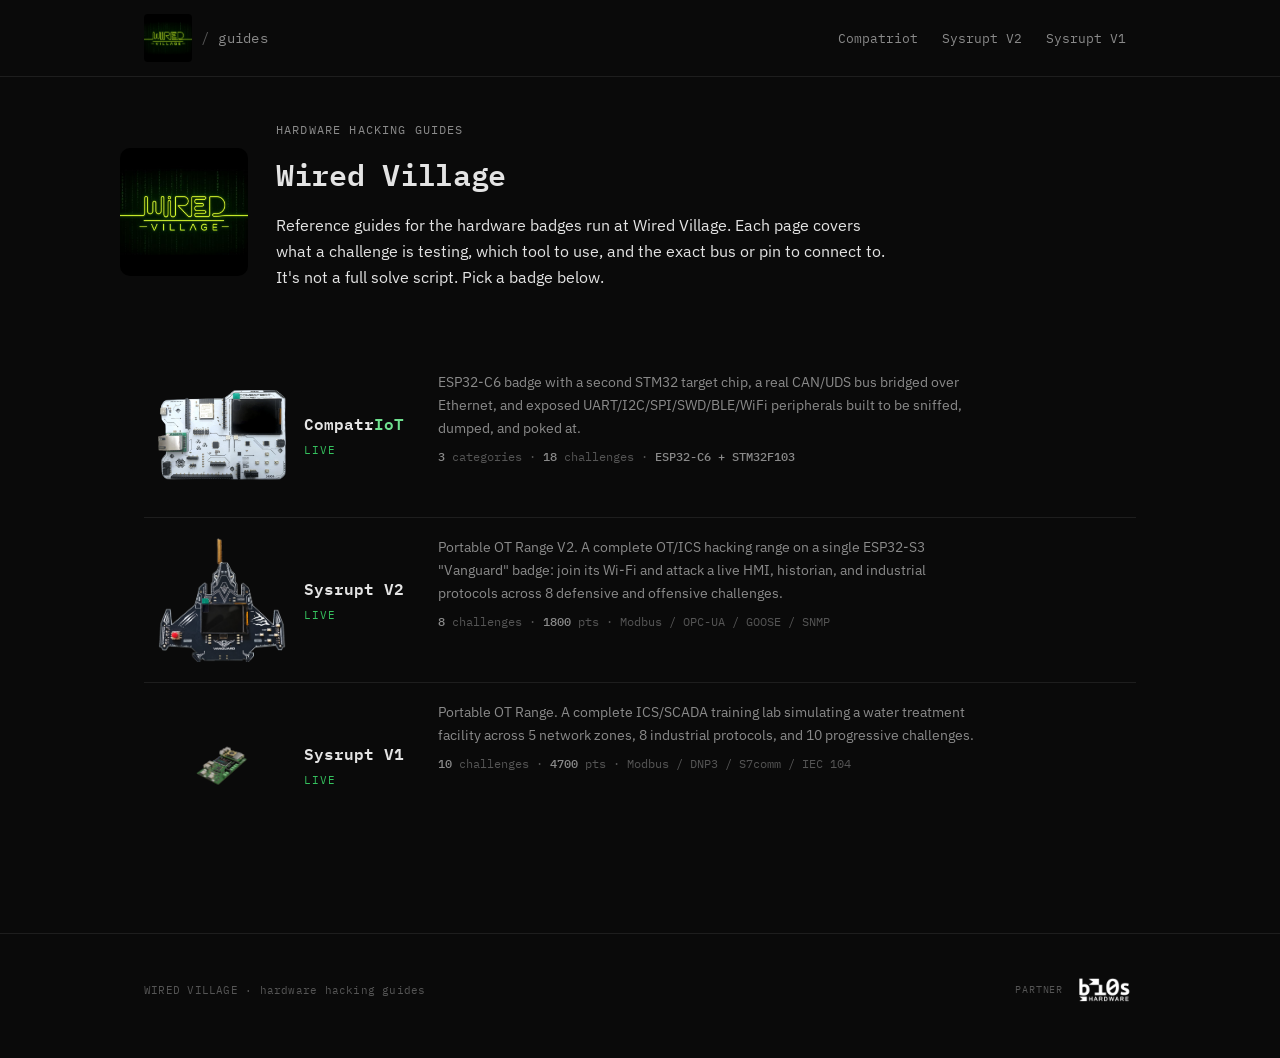
<file: index.html>
<!doctype html>
<html lang="en">
<head>
<meta charset="utf-8">
<meta name="viewport" content="width=device-width, initial-scale=1">
<title>Wired Village</title>
<meta name="description" content="Wired Village: hardware hacking guides for the Compatriot and Sysrupt training badges.">
<link rel="icon" href="assets/img/wired-village-logo.png">
<link rel="preconnect" href="https://fonts.googleapis.com">
<link rel="preconnect" href="https://fonts.gstatic.com" crossorigin>
<link href="https://fonts.googleapis.com/css2?family=IBM+Plex+Mono:wght@400;500;600;700&family=IBM+Plex+Sans:wght@400;500;600&display=swap" rel="stylesheet">
<link rel="stylesheet" href="assets/css/site.css">
</head>
<body>

<header class="topbar">
  <div class="topbar-inner">
    <div class="brand">
      <img src="assets/img/wired-village-logo.png" alt="Wired Village">
      <span class="sep">/</span>
      <span class="sub">guides</span>
    </div>
    <nav class="navlinks">
      <a href="compatriot/index.html">Compatriot</a>
      <a href="sysrupt-v2/index.html">Sysrupt V2</a>
      <a href="sysrupt/index.html">Sysrupt V1</a>
    </nav>
  </div>
</header>

<section class="section wrap">
  <div class="hero-row">
    <img class="hero-logo" src="assets/img/wired-village-logo.png" alt="Wired Village">
    <div class="hero-text">
      <p class="eyebrow">hardware hacking guides</p>
      <h1>Wired Village</h1>
      <p class="lead">
        Reference guides for the hardware badges run at Wired Village. Each page covers
        what a challenge is testing, which tool to use, and the exact bus or pin to
        connect to. It's not a full solve script. Pick a badge below.
      </p>
    </div>
  </div>
</section>

<section class="wrap" style="padding-bottom: 60px;">
  <table class="index-table">
    <tr data-href="compatriot/index.html">
      <td class="ix-name">
        <div class="ix-thumb">
          <img src="assets/img/board-cutout.webp" alt="Compatriot badge, top view">
          <div>
            <a href="compatriot/index.html">Compatr<span class="iot">IoT</span></a>
            <span class="status">Live</span>
          </div>
        </div>
      </td>
      <td class="ix-desc">
        <p>ESP32-C6 badge with a second STM32 target chip, a real CAN/UDS bus bridged over
           Ethernet, and exposed UART/I2C/SPI/SWD/BLE/WiFi peripherals built to be sniffed,
           dumped, and poked at.</p>
        <div class="meta"><b>3</b> categories · <b>18</b> challenges · <b>ESP32-C6 + STM32F103</b></div>
      </td>
      <td class="ix-arrow">→</td>
    </tr>
    <tr data-href="sysrupt-v2/index.html">
      <td class="ix-name">
        <div class="ix-thumb">
          <img src="assets/sysrupt-v2/board.png" alt="Vanguard ESP32-S3 badge, top view">
          <div>
            <a href="sysrupt-v2/index.html">Sysrupt V2</a>
            <span class="status">Live</span>
          </div>
        </div>
      </td>
      <td class="ix-desc">
        <p>Portable OT Range V2. A complete OT/ICS hacking range on a single ESP32-S3
           "Vanguard" badge: join its Wi-Fi and attack a live HMI, historian, and
           industrial protocols across 8 defensive and offensive challenges.</p>
        <div class="meta"><b>8</b> challenges · <b>1800</b> pts · Modbus / OPC-UA / GOOSE / SNMP</div>
      </td>
      <td class="ix-arrow">→</td>
    </tr>
    <tr data-href="sysrupt/index.html">
      <td class="ix-name">
        <div class="ix-thumb">
          <img src="assets/sysrupt/board.png" alt="Sysrupt board, top view">
          <div>
            <a href="sysrupt/index.html">Sysrupt V1</a>
            <span class="status">Live</span>
          </div>
        </div>
      </td>
      <td class="ix-desc">
        <p>Portable OT Range. A complete ICS/SCADA training lab simulating a water
           treatment facility across 5 network zones, 8 industrial protocols, and 10
           progressive challenges.</p>
        <div class="meta"><b>10</b> challenges · <b>4700</b> pts · Modbus / DNP3 / S7comm / IEC 104</div>
      </td>
      <td class="ix-arrow">→</td>
    </tr>
  </table>
</section>

<footer>
  <div class="wrap foot-inner">
    <div class="foot-left">WIRED VILLAGE · hardware hacking guides</div>
    <div class="partner">
      <span>Partner</span>
      <img src="assets/img/bi0s-hardware-logo.png" alt="bi0s hardware">
    </div>
  </div>
</footer>

<script src="assets/js/site.js"></script>
</body>
</html>
</file>
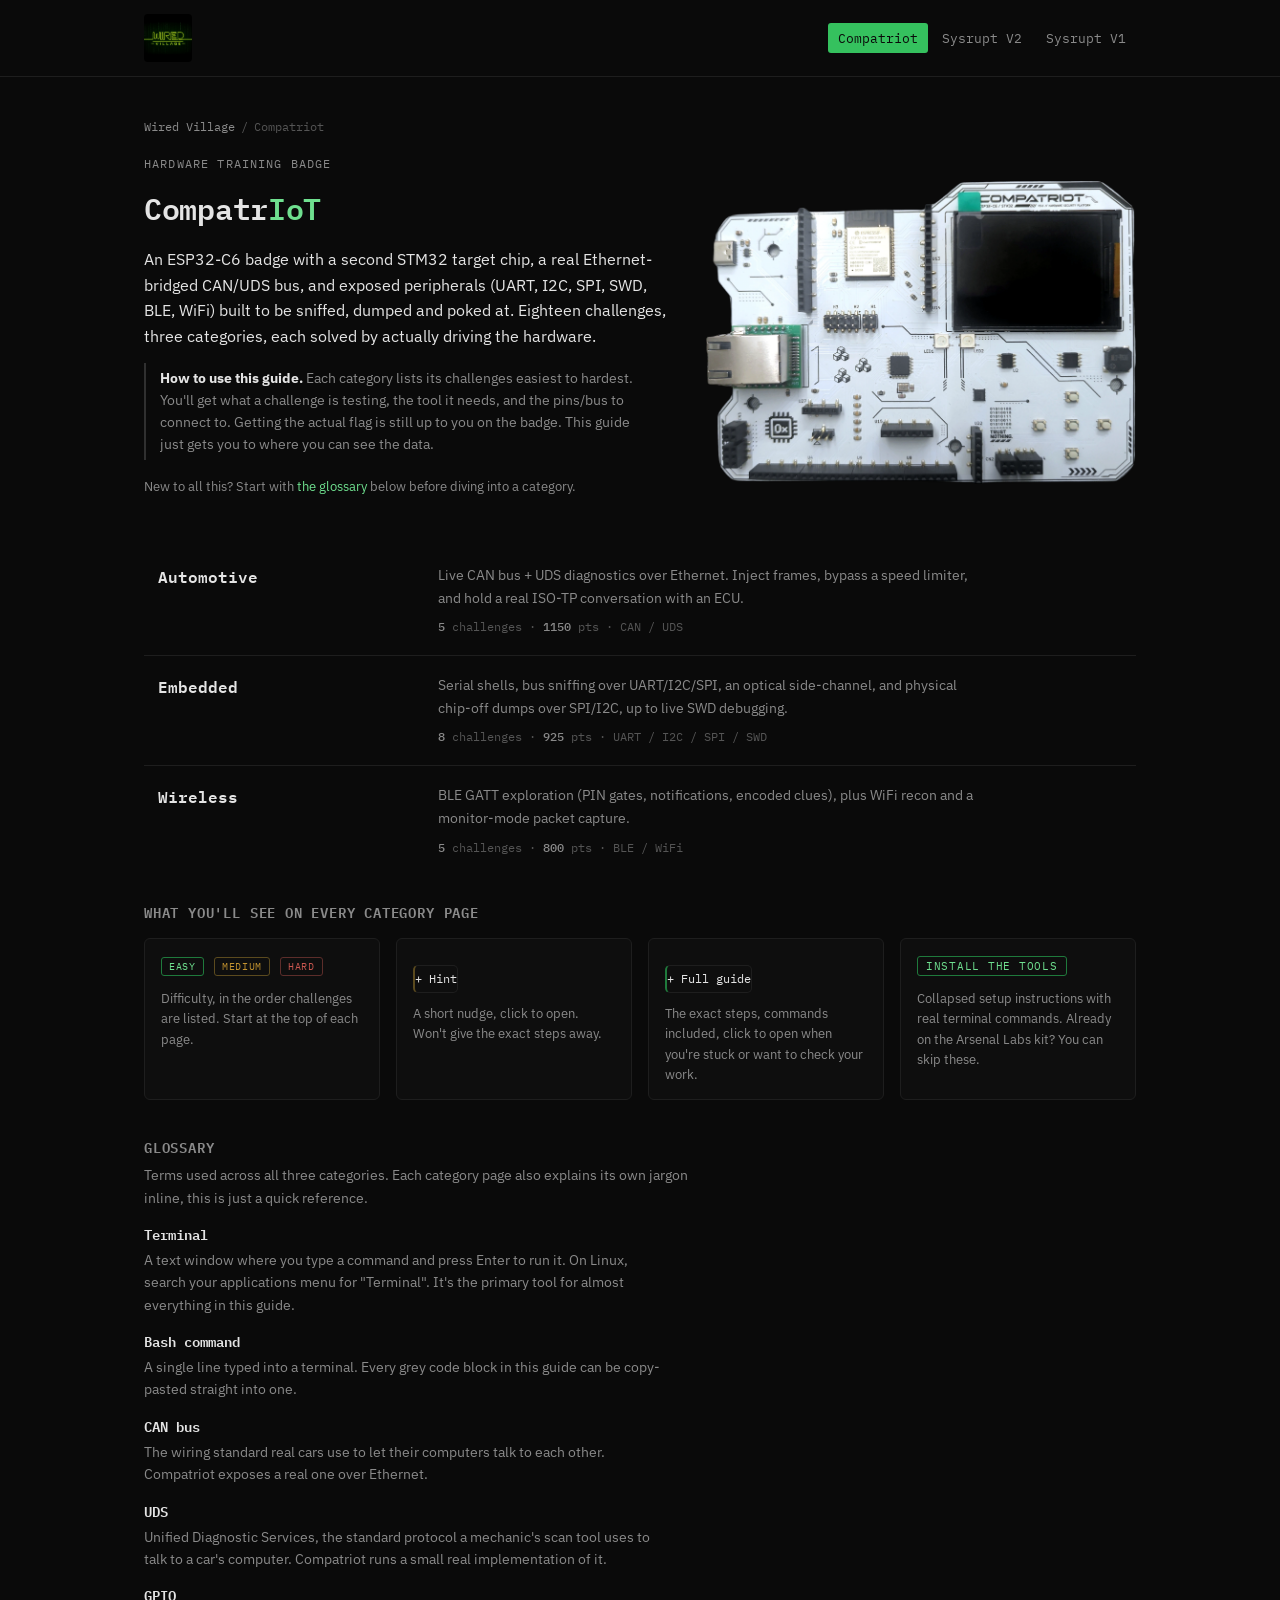
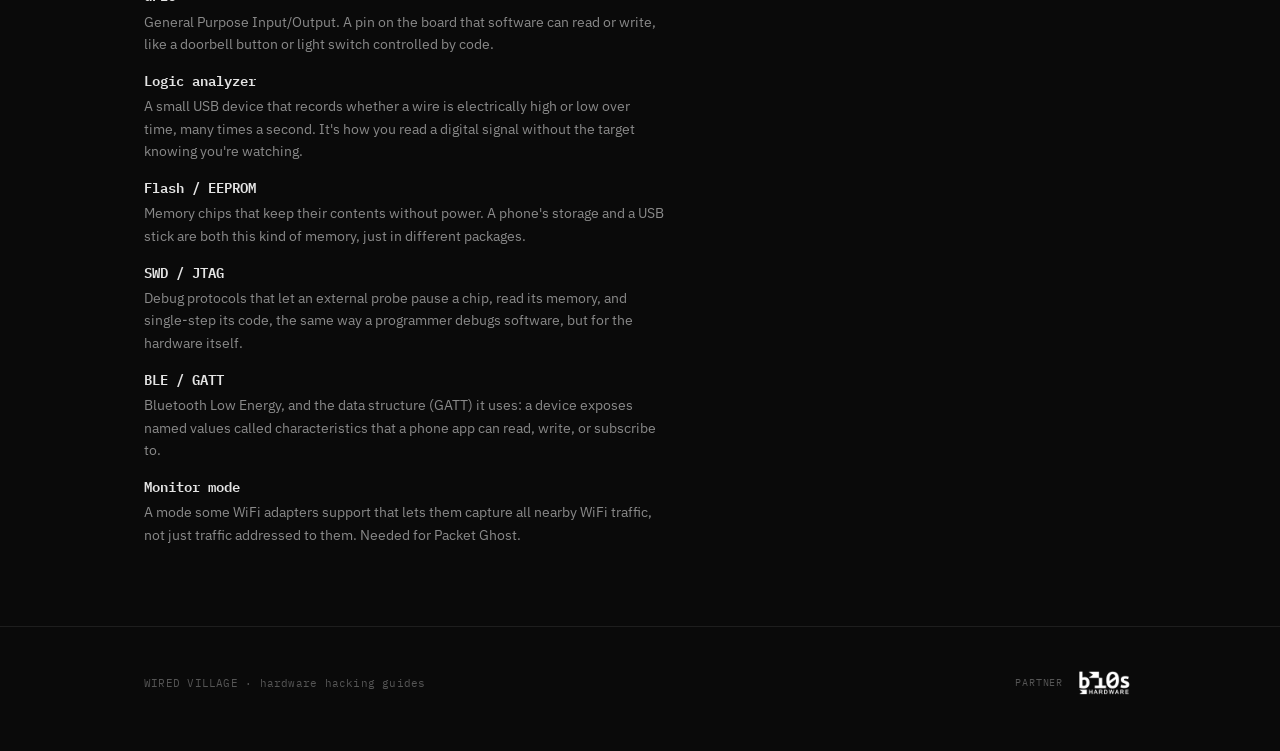
<file: compatriot/index.html>
<!doctype html>
<html lang="en">
<head>
<meta charset="utf-8">
<meta name="viewport" content="width=device-width, initial-scale=1">
<title>Compatriot · Wired Village</title>
<meta name="description" content="Guide to the Compatriot hardware badge: Automotive, Embedded and Wireless challenges.">
<link rel="icon" href="../assets/img/wired-village-logo.png">
<link rel="preconnect" href="https://fonts.googleapis.com">
<link rel="preconnect" href="https://fonts.gstatic.com" crossorigin>
<link href="https://fonts.googleapis.com/css2?family=IBM+Plex+Mono:wght@400;500;600;700&family=IBM+Plex+Sans:wght@400;500;600&display=swap" rel="stylesheet">
<link rel="stylesheet" href="../assets/css/site.css">
</head>
<body>

<header class="topbar">
  <div class="topbar-inner">
    <div class="brand">
      <a href="../index.html" style="display:flex;align-items:center;gap:9px;color:inherit;border-bottom:none;">
        <img src="../assets/img/wired-village-logo.png" alt="Wired Village">
      </a>
    </div>
    <nav class="navlinks">
      <a href="index.html" class="active">Compatriot</a>
      <a href="../sysrupt-v2/index.html">Sysrupt V2</a>
      <a href="../sysrupt/index.html">Sysrupt V1</a>
    </nav>
  </div>
</header>

<section class="wrap" style="padding: 40px 24px 10px;">
  <p class="crumbs"><a href="../index.html">Wired Village</a><span class="sep">/</span>Compatriot</p>
  <div style="display:grid;grid-template-columns:1.1fr .9fr;gap:36px;align-items:center;">
    <div>
      <p class="eyebrow">Hardware training badge</p>
      <h1>Compatr<span class="iot">IoT</span></h1>
      <p class="lead">
        An ESP32-C6 badge with a second STM32 target chip, a real Ethernet-bridged CAN/UDS
        bus, and exposed peripherals (UART, I2C, SPI, SWD, BLE, WiFi) built to be sniffed,
        dumped and poked at. Eighteen challenges, three categories, each solved by actually
        driving the hardware.
      </p>
      <p class="note" style="max-width:62ch;">
        <b>How to use this guide.</b> Each category lists its challenges easiest to
        hardest. You'll get what a challenge is testing, the tool it needs, and the
        pins/bus to connect to. Getting the actual flag is still up to you on the badge.
        This guide just gets you to where you can see the data.
      </p>
      <p style="font-size:13px;">New to all this? Start with
        <a href="#glossary">the glossary</a> below before diving into a category.</p>
    </div>
    <img src="../assets/img/board-cutout.webp" alt="Compatriot badge, populated board, top view" style="width:100%;height:auto;">
  </div>
</section>
<style>@media (max-width: 760px){ .wrap div[style*="grid-template-columns"]{ display:block !important; } }</style>

<section class="wrap" style="padding: 20px 24px 10px;">
  <table class="index-table">
    <tr data-href="automotive.html">
      <td class="ix-name"><a href="automotive.html">Automotive</a></td>
      <td class="ix-desc">
        <p>Live CAN bus + UDS diagnostics over Ethernet. Inject frames, bypass a speed
           limiter, and hold a real ISO-TP conversation with an ECU.</p>
        <div class="meta"><b>5</b> challenges · <b>1150</b> pts · CAN / UDS</div>
      </td>
      <td class="ix-arrow">→</td>
    </tr>
    <tr data-href="embedded.html">
      <td class="ix-name"><a href="embedded.html">Embedded</a></td>
      <td class="ix-desc">
        <p>Serial shells, bus sniffing over UART/I2C/SPI, an optical side-channel, and
           physical chip-off dumps over SPI/I2C, up to live SWD debugging.</p>
        <div class="meta"><b>8</b> challenges · <b>925</b> pts · UART / I2C / SPI / SWD</div>
      </td>
      <td class="ix-arrow">→</td>
    </tr>
    <tr data-href="wireless.html">
      <td class="ix-name"><a href="wireless.html">Wireless</a></td>
      <td class="ix-desc">
        <p>BLE GATT exploration (PIN gates, notifications, encoded clues), plus WiFi recon
           and a monitor-mode packet capture.</p>
        <div class="meta"><b>5</b> challenges · <b>800</b> pts · BLE / WiFi</div>
      </td>
      <td class="ix-arrow">→</td>
    </tr>
  </table>
</section>

<section class="wrap" style="padding: 10px 24px 20px;">
  <h3 style="margin-top:0;">What you'll see on every category page</h3>
  <div class="legend-grid">
    <div class="legend-item">
      <span class="diff-tag easy">Easy</span>
      <span class="diff-tag med">Medium</span>
      <span class="diff-tag hard">Hard</span>
      <p>Difficulty, in the order challenges are listed. Start at the top of each page.</p>
    </div>
    <div class="legend-item">
      <span class="reveal hint" style="display:inline-block;"><span class="reveal-fake-summary">+ Hint</span></span>
      <p>A short nudge, click to open. Won't give the exact steps away.</p>
    </div>
    <div class="legend-item">
      <span class="reveal guide" style="display:inline-block;"><span class="reveal-fake-summary">+ Full guide</span></span>
      <p>The exact steps, commands included, click to open when you're stuck or want to
         check your work.</p>
    </div>
    <div class="legend-item">
      <span class="tag-soon" style="color:var(--accent-text);border-color:var(--accent-dim);">Install the tools</span>
      <p>Collapsed setup instructions with real terminal commands. Already on the Arsenal
         Labs kit? You can skip these.</p>
    </div>
  </div>
</section>

<section class="wrap" id="glossary" style="padding: 10px 24px 60px;">
  <h3 style="margin-top:0;">Glossary</h3>
  <p style="font-size:13.5px;">Terms used across all three categories. Each category page
     also explains its own jargon inline, this is just a quick reference.</p>
  <dl class="glossary">
    <dt>Terminal</dt><dd>A text window where you type a command and press Enter to run it. On Linux, search your applications menu for "Terminal". It's the primary tool for almost everything in this guide.</dd>
    <dt>Bash command</dt><dd>A single line typed into a terminal. Every grey code block in this guide can be copy-pasted straight into one.</dd>
    <dt>CAN bus</dt><dd>The wiring standard real cars use to let their computers talk to each other. Compatriot exposes a real one over Ethernet.</dd>
    <dt>UDS</dt><dd>Unified Diagnostic Services, the standard protocol a mechanic's scan tool uses to talk to a car's computer. Compatriot runs a small real implementation of it.</dd>
    <dt>GPIO</dt><dd>General Purpose Input/Output. A pin on the board that software can read or write, like a doorbell button or light switch controlled by code.</dd>
    <dt>Logic analyzer</dt><dd>A small USB device that records whether a wire is electrically high or low over time, many times a second. It's how you read a digital signal without the target knowing you're watching.</dd>
    <dt>Flash / EEPROM</dt><dd>Memory chips that keep their contents without power. A phone's storage and a USB stick are both this kind of memory, just in different packages.</dd>
    <dt>SWD / JTAG</dt><dd>Debug protocols that let an external probe pause a chip, read its memory, and single-step its code, the same way a programmer debugs software, but for the hardware itself.</dd>
    <dt>BLE / GATT</dt><dd>Bluetooth Low Energy, and the data structure (GATT) it uses: a device exposes named values called characteristics that a phone app can read, write, or subscribe to.</dd>
    <dt>Monitor mode</dt><dd>A mode some WiFi adapters support that lets them capture all nearby WiFi traffic, not just traffic addressed to them. Needed for Packet Ghost.</dd>
  </dl>
</section>

<footer>
  <div class="wrap foot-inner">
    <div class="foot-left">WIRED VILLAGE · hardware hacking guides</div>
    <div class="partner">
      <span>Partner</span>
      <img src="../assets/img/bi0s-hardware-logo.png" alt="bi0s hardware">
    </div>
  </div>
</footer>

<script src="../assets/js/site.js"></script>
</body>
</html>
</file>
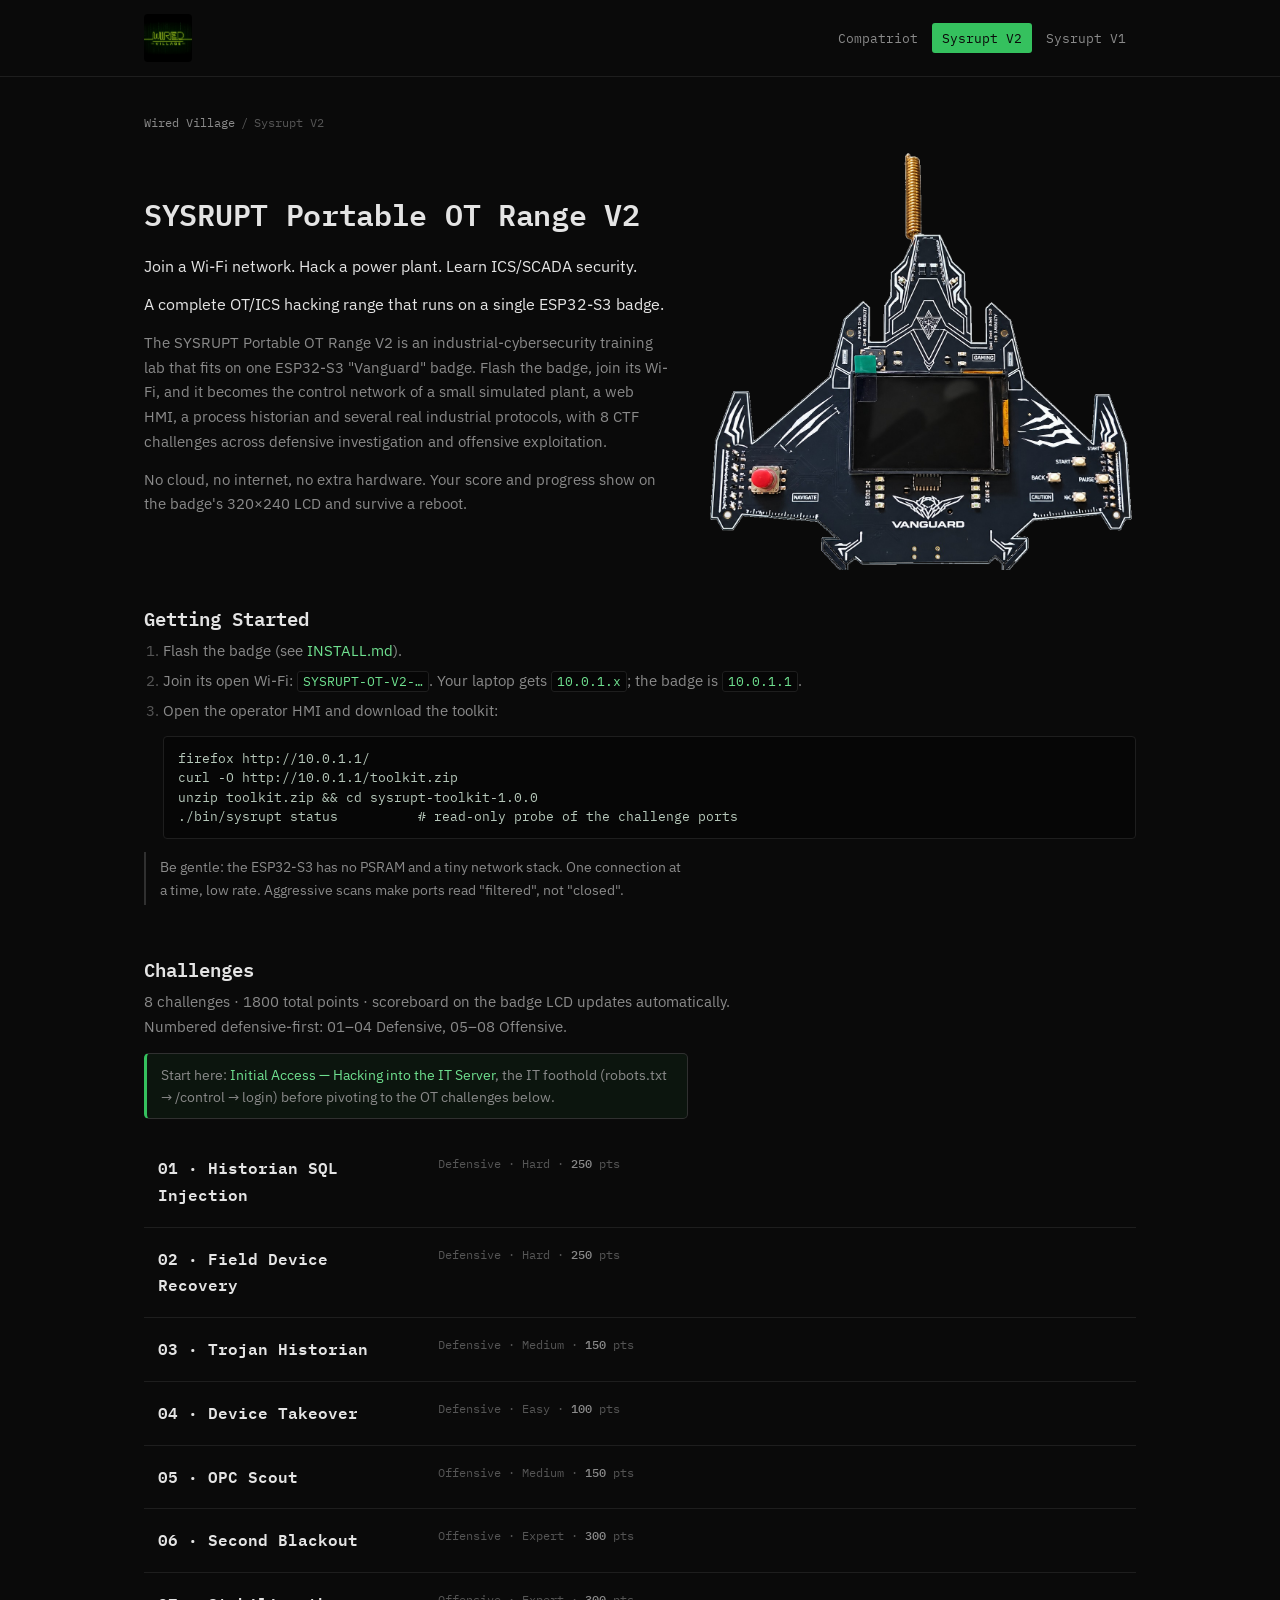
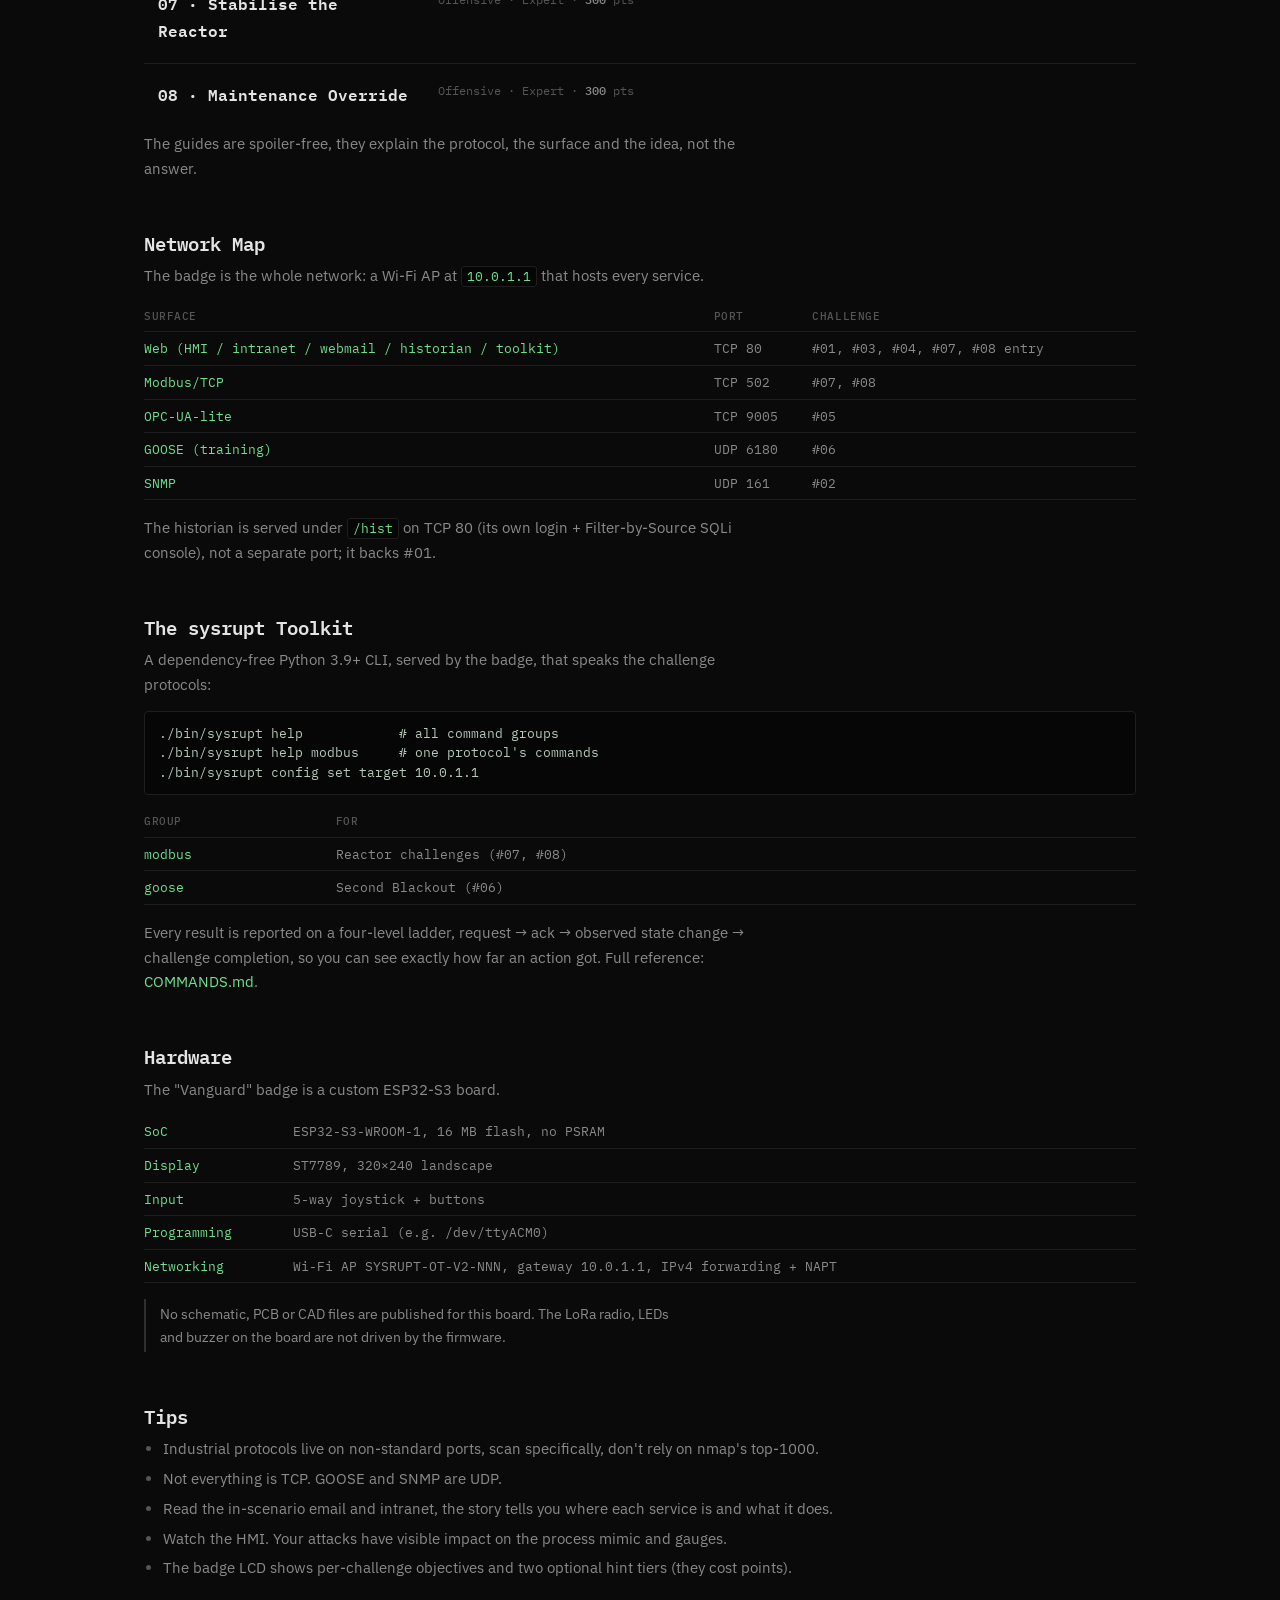
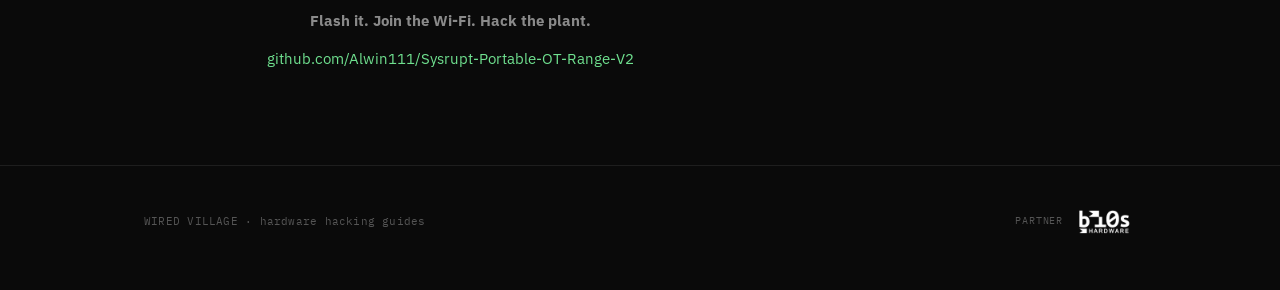
<file: sysrupt-v2/index.html>
<!doctype html>
<html lang="en">
<head>
<meta charset="utf-8">
<meta name="viewport" content="width=device-width, initial-scale=1">
<title>Sysrupt V2 · Wired Village</title>
<meta name="description" content="SYSRUPT Portable OT Range V2 — ICS/SCADA cybersecurity training on a single ESP32-S3 badge.">
<link rel="icon" href="../assets/img/wired-village-logo.png">
<link rel="preconnect" href="https://fonts.googleapis.com">
<link rel="preconnect" href="https://fonts.gstatic.com" crossorigin>
<link href="https://fonts.googleapis.com/css2?family=IBM+Plex+Mono:wght@400;500;600;700&family=IBM+Plex+Sans:wght@400;500;600&display=swap" rel="stylesheet">
<link rel="stylesheet" href="../assets/css/site.css">
</head>
<body>

<header class="topbar">
  <div class="topbar-inner">
    <div class="brand">
      <a href="../index.html" style="display:flex;align-items:center;gap:9px;color:inherit;border-bottom:none;">
        <img src="../assets/img/wired-village-logo.png" alt="Wired Village">
      </a>
    </div>
    <nav class="navlinks">
      <a href="../compatriot/index.html">Compatriot</a>
      <a href="index.html" class="active">Sysrupt V2</a>
      <a href="../sysrupt/index.html">Sysrupt V1</a>
    </nav>
  </div>
</header>

<section class="wrap" style="padding: 36px 24px 0;">
  <p class="crumbs"><a href="../index.html">Wired Village</a><span class="sep">/</span>Sysrupt V2</p>
  <div style="display:grid;grid-template-columns:1.1fr .9fr;gap:36px;align-items:center;">
    <div>
      <h1 style="margin-top:0;">SYSRUPT Portable OT Range V2</h1>
      <p class="lead">
        Join a Wi-Fi network. Hack a power plant. Learn ICS/SCADA security.
      </p>
      <p class="lead">
        A complete OT/ICS hacking range that runs on a single ESP32-S3 badge.
      </p>
      <p>
        The SYSRUPT Portable OT Range V2 is an industrial-cybersecurity training lab that fits on one
        ESP32-S3 "Vanguard" badge. Flash the badge, join its Wi-Fi, and it becomes the control network
        of a small simulated plant, a web HMI, a process historian and several real industrial protocols,
        with 8 CTF challenges across defensive investigation and offensive exploitation.
      </p>
      <p>
        No cloud, no internet, no extra hardware. Your score and progress show on the badge's 320&times;240
        LCD and survive a reboot.
      </p>
    </div>
    <img src="../assets/sysrupt-v2/board.png" alt="The Vanguard ESP32-S3 badge" style="width:100%;height:auto;border-radius:4px;">
  </div>
</section>
<style>@media (max-width: 760px){ .wrap div[style*="grid-template-columns"]{ display:block !important; } }</style>

<section class="wrap" style="padding: 32px 24px 0;">
  <h2>Getting Started</h2>
  <ol>
    <li>Flash the badge (see <a href="https://github.com/Alwin111/Sysrupt-Portable-OT-Range-V2/blob/main/INSTALL.md" target="_blank" rel="noopener">INSTALL.md</a>).</li>
    <li>Join its open Wi-Fi: <code>SYSRUPT-OT-V2-&hellip;</code>. Your laptop gets <code>10.0.1.x</code>; the badge is <code>10.0.1.1</code>.</li>
    <li>Open the operator HMI and download the toolkit:
      <pre>firefox http://10.0.1.1/
curl -O http://10.0.1.1/toolkit.zip
unzip toolkit.zip && cd sysrupt-toolkit-1.0.0
./bin/sysrupt status          # read-only probe of the challenge ports</pre>
    </li>
  </ol>
  <p class="note">Be gentle: the ESP32-S3 has no PSRAM and a tiny network stack. One connection at a time,
    low rate. Aggressive scans make ports read "filtered", not "closed".</p>
</section>

<section class="wrap" style="padding: 32px 24px 0;">
  <h2>Challenges</h2>
  <p>8 challenges &middot; 1800 total points &middot; scoreboard on the badge LCD updates automatically.
     Numbered defensive-first: 01&ndash;04 Defensive, 05&ndash;08 Offensive.</p>
  <p class="arsenal-note">Start here: <a href="challenges.html#initial-access">Initial Access &mdash; Hacking into the IT Server</a>,
     the IT foothold (robots.txt &rarr; /control &rarr; login) before pivoting to the OT challenges below.</p>
  <table class="index-table">
    <tr data-href="challenges.html#ch01">
      <td class="ix-name"><a href="challenges.html#ch01">01 &middot; Historian SQL Injection</a></td>
      <td class="ix-desc"><div class="meta">Defensive &middot; Hard &middot; <b>250</b> pts</div></td>
      <td class="ix-arrow">→</td>
    </tr>
    <tr data-href="challenges.html#ch02">
      <td class="ix-name"><a href="challenges.html#ch02">02 &middot; Field Device Recovery</a></td>
      <td class="ix-desc"><div class="meta">Defensive &middot; Hard &middot; <b>250</b> pts</div></td>
      <td class="ix-arrow">→</td>
    </tr>
    <tr data-href="challenges.html#ch03">
      <td class="ix-name"><a href="challenges.html#ch03">03 &middot; Trojan Historian</a></td>
      <td class="ix-desc"><div class="meta">Defensive &middot; Medium &middot; <b>150</b> pts</div></td>
      <td class="ix-arrow">→</td>
    </tr>
    <tr data-href="challenges.html#ch04">
      <td class="ix-name"><a href="challenges.html#ch04">04 &middot; Device Takeover</a></td>
      <td class="ix-desc"><div class="meta">Defensive &middot; Easy &middot; <b>100</b> pts</div></td>
      <td class="ix-arrow">→</td>
    </tr>
    <tr data-href="challenges.html#ch05">
      <td class="ix-name"><a href="challenges.html#ch05">05 &middot; OPC Scout</a></td>
      <td class="ix-desc"><div class="meta">Offensive &middot; Medium &middot; <b>150</b> pts</div></td>
      <td class="ix-arrow">→</td>
    </tr>
    <tr data-href="challenges.html#ch06">
      <td class="ix-name"><a href="challenges.html#ch06">06 &middot; Second Blackout</a></td>
      <td class="ix-desc"><div class="meta">Offensive &middot; Expert &middot; <b>300</b> pts</div></td>
      <td class="ix-arrow">→</td>
    </tr>
    <tr data-href="challenges.html#ch07">
      <td class="ix-name"><a href="challenges.html#ch07">07 &middot; Stabilise the Reactor</a></td>
      <td class="ix-desc"><div class="meta">Offensive &middot; Expert &middot; <b>300</b> pts</div></td>
      <td class="ix-arrow">→</td>
    </tr>
    <tr data-href="challenges.html#ch08">
      <td class="ix-name"><a href="challenges.html#ch08">08 &middot; Maintenance Override</a></td>
      <td class="ix-desc"><div class="meta">Offensive &middot; Expert &middot; <b>300</b> pts</div></td>
      <td class="ix-arrow">→</td>
    </tr>
  </table>
  <p>The guides are spoiler-free, they explain the protocol, the surface and the idea, not the answer.</p>
</section>

<section class="wrap" style="padding: 32px 24px 0;">
  <h2>Network Map</h2>
  <p>The badge is the whole network: a Wi-Fi AP at <code>10.0.1.1</code> that hosts every service.</p>
  <table class="pin-table">
    <tr><th>Surface</th><th>Port</th><th>Challenge</th></tr>
    <tr><td class="sig">Web (HMI / intranet / webmail / historian / toolkit)</td><td>TCP 80</td><td>#01, #03, #04, #07, #08 entry</td></tr>
    <tr><td class="sig">Modbus/TCP</td><td>TCP 502</td><td>#07, #08</td></tr>
    <tr><td class="sig">OPC-UA-lite</td><td>TCP 9005</td><td>#05</td></tr>
    <tr><td class="sig">GOOSE (training)</td><td>UDP 6180</td><td>#06</td></tr>
    <tr><td class="sig">SNMP</td><td>UDP 161</td><td>#02</td></tr>
  </table>
  <p>The historian is served under <code>/hist</code> on TCP 80 (its own login + Filter-by-Source SQLi
     console), not a separate port; it backs #01.</p>
</section>

<section class="wrap" style="padding: 32px 24px 0;">
  <h2>The sysrupt Toolkit</h2>
  <p>A dependency-free Python 3.9+ CLI, served by the badge, that speaks the challenge protocols:</p>
  <pre>./bin/sysrupt help            # all command groups
./bin/sysrupt help modbus     # one protocol's commands
./bin/sysrupt config set target 10.0.1.1</pre>
  <table class="pin-table">
    <tr><th>Group</th><th>For</th></tr>
    <tr><td class="sig">modbus</td><td>Reactor challenges (#07, #08)</td></tr>
    <tr><td class="sig">goose</td><td>Second Blackout (#06)</td></tr>
  </table>
  <p>Every result is reported on a four-level ladder, request &rarr; ack &rarr; observed state change
     &rarr; challenge completion, so you can see exactly how far an action got. Full reference:
     <a href="https://github.com/Alwin111/Sysrupt-Portable-OT-Range-V2/blob/main/Devices/vanguard/tools/sysrupt/COMMANDS.md" target="_blank" rel="noopener">COMMANDS.md</a>.</p>
</section>

<section class="wrap" style="padding: 32px 24px 0;">
  <h2>Hardware</h2>
  <p>The "Vanguard" badge is a custom ESP32-S3 board.</p>
  <table class="pin-table">
    <tr><td class="sig">SoC</td><td>ESP32-S3-WROOM-1, 16 MB flash, no PSRAM</td></tr>
    <tr><td class="sig">Display</td><td>ST7789, 320&times;240 landscape</td></tr>
    <tr><td class="sig">Input</td><td>5-way joystick + buttons</td></tr>
    <tr><td class="sig">Programming</td><td>USB-C serial (e.g. /dev/ttyACM0)</td></tr>
    <tr><td class="sig">Networking</td><td>Wi-Fi AP SYSRUPT-OT-V2-NNN, gateway 10.0.1.1, IPv4 forwarding + NAPT</td></tr>
  </table>
  <p class="note">No schematic, PCB or CAD files are published for this board. The LoRa radio, LEDs and
    buzzer on the board are not driven by the firmware.</p>
</section>

<section class="wrap" style="padding: 32px 24px 60px;">
  <h2>Tips</h2>
  <ul>
    <li>Industrial protocols live on non-standard ports, scan specifically, don't rely on nmap's top-1000.</li>
    <li>Not everything is TCP. GOOSE and SNMP are UDP.</li>
    <li>Read the in-scenario email and intranet, the story tells you where each service is and what it does.</li>
    <li>Watch the HMI. Your attacks have visible impact on the process mimic and gauges.</li>
    <li>The badge LCD shows per-challenge objectives and two optional hint tiers (they cost points).</li>
  </ul>
  <p style="text-align:center;margin-top:28px;"><b>Flash it. Join the Wi-Fi. Hack the plant.</b></p>
  <p style="text-align:center;"><a href="https://github.com/Alwin111/Sysrupt-Portable-OT-Range-V2" target="_blank" rel="noopener">github.com/Alwin111/Sysrupt-Portable-OT-Range-V2</a></p>
</section>

<footer>
  <div class="wrap foot-inner">
    <div class="foot-left">WIRED VILLAGE · hardware hacking guides</div>
    <div class="partner">
      <span>Partner</span>
      <img src="../assets/img/bi0s-hardware-logo.png" alt="bi0s hardware">
    </div>
  </div>
</footer>

<script src="../assets/js/site.js"></script>
</body>
</html>
</file>
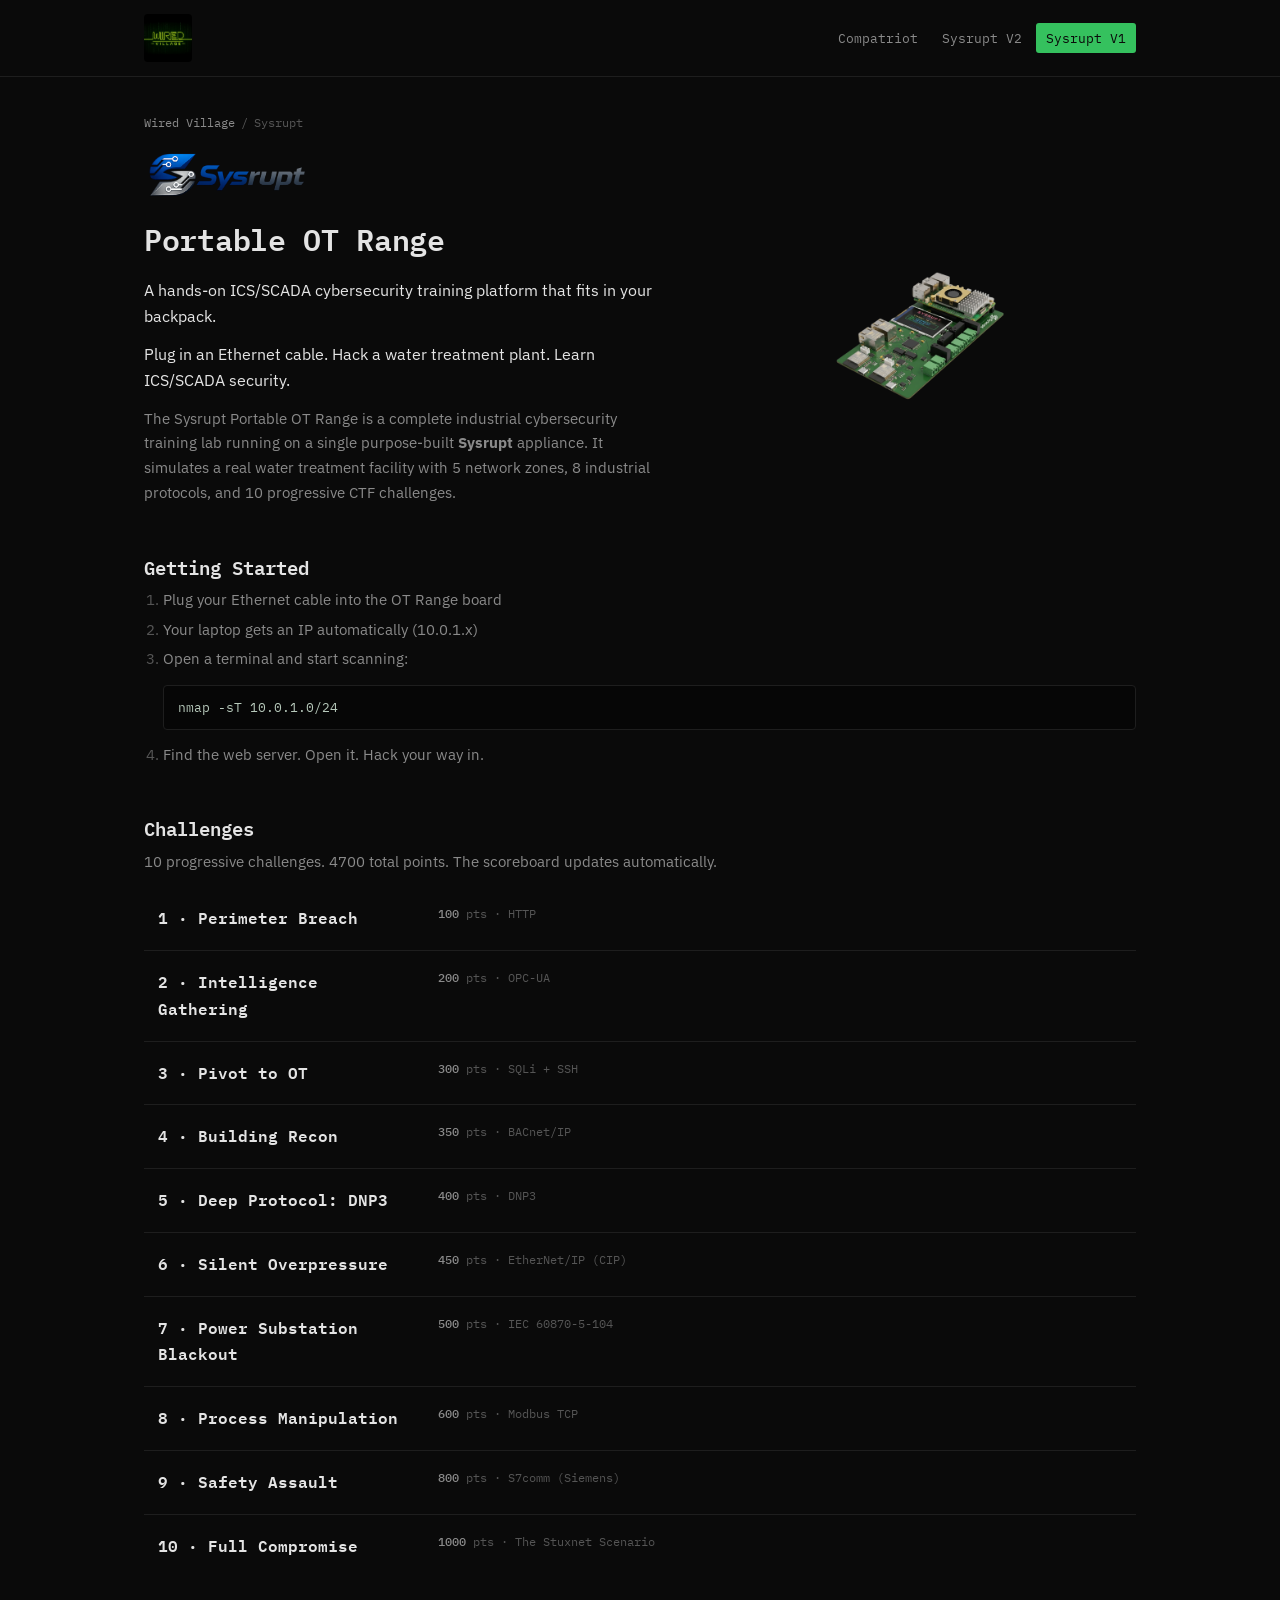
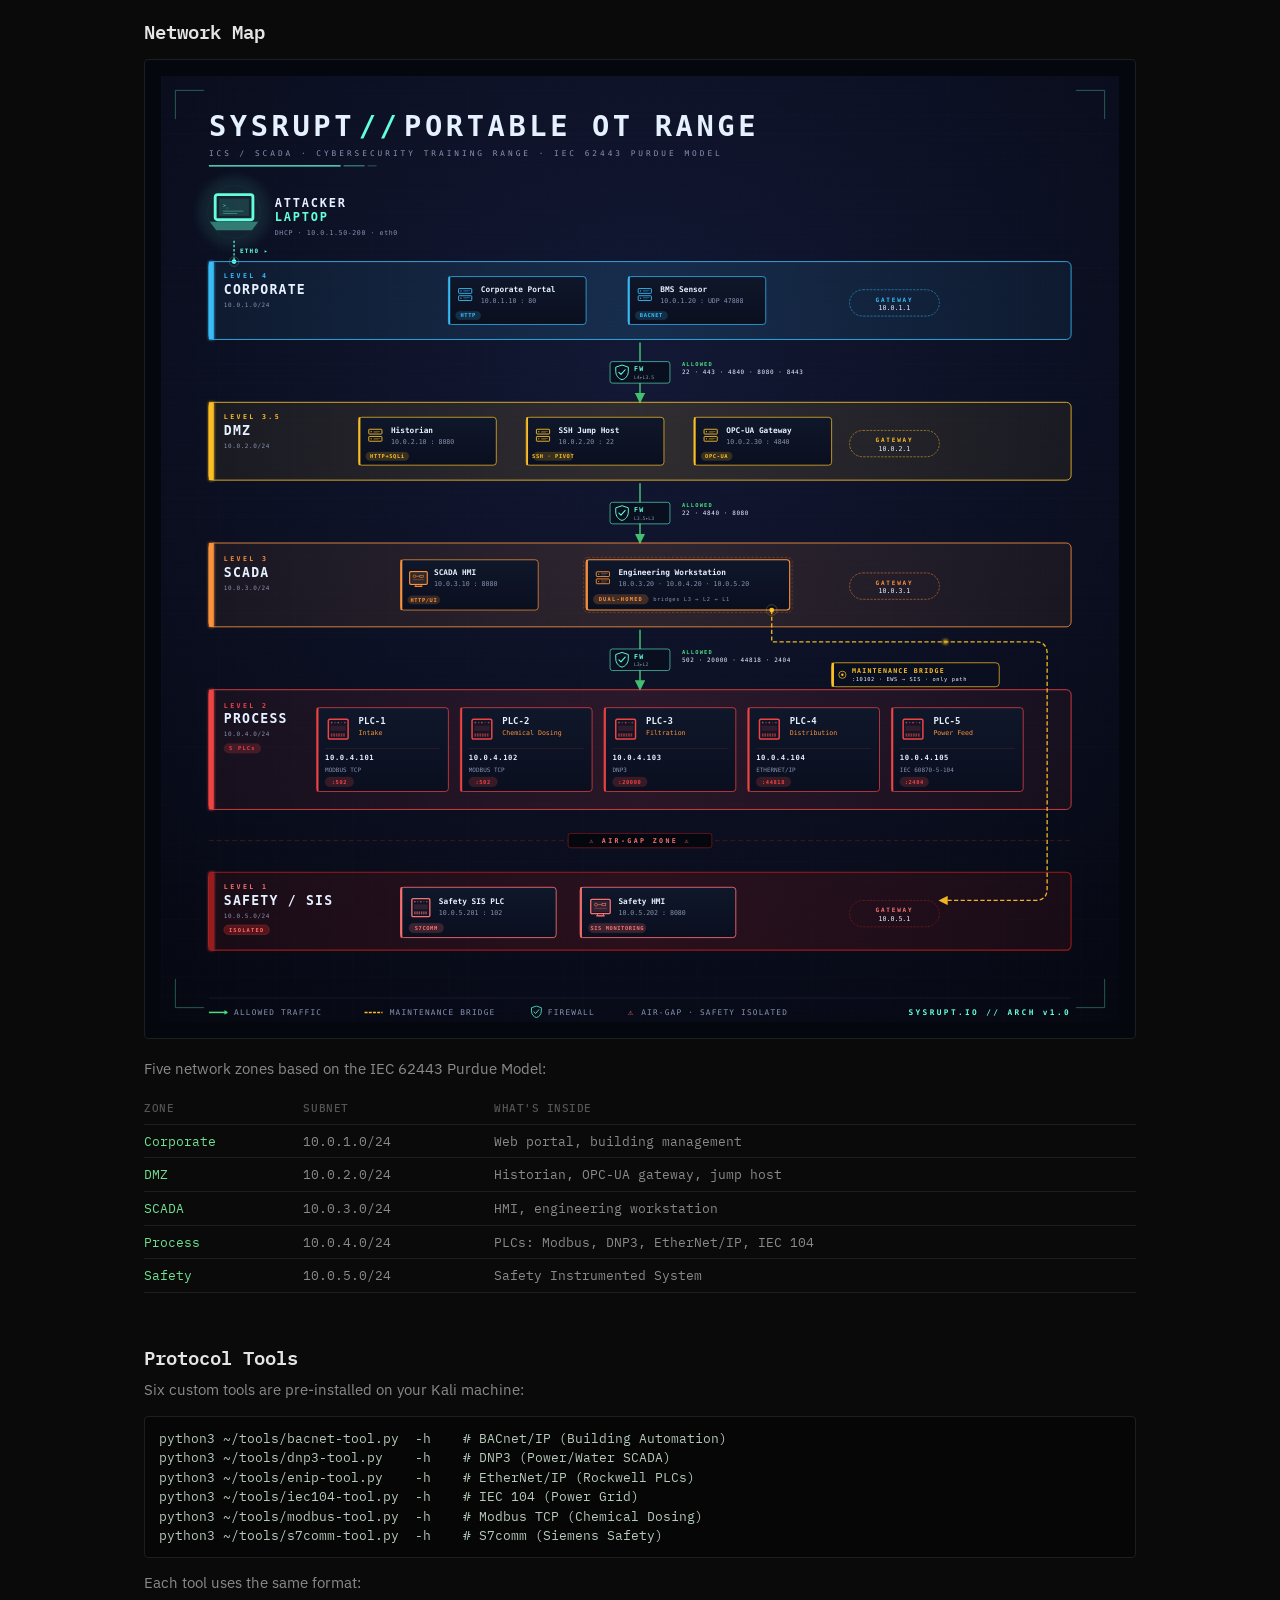
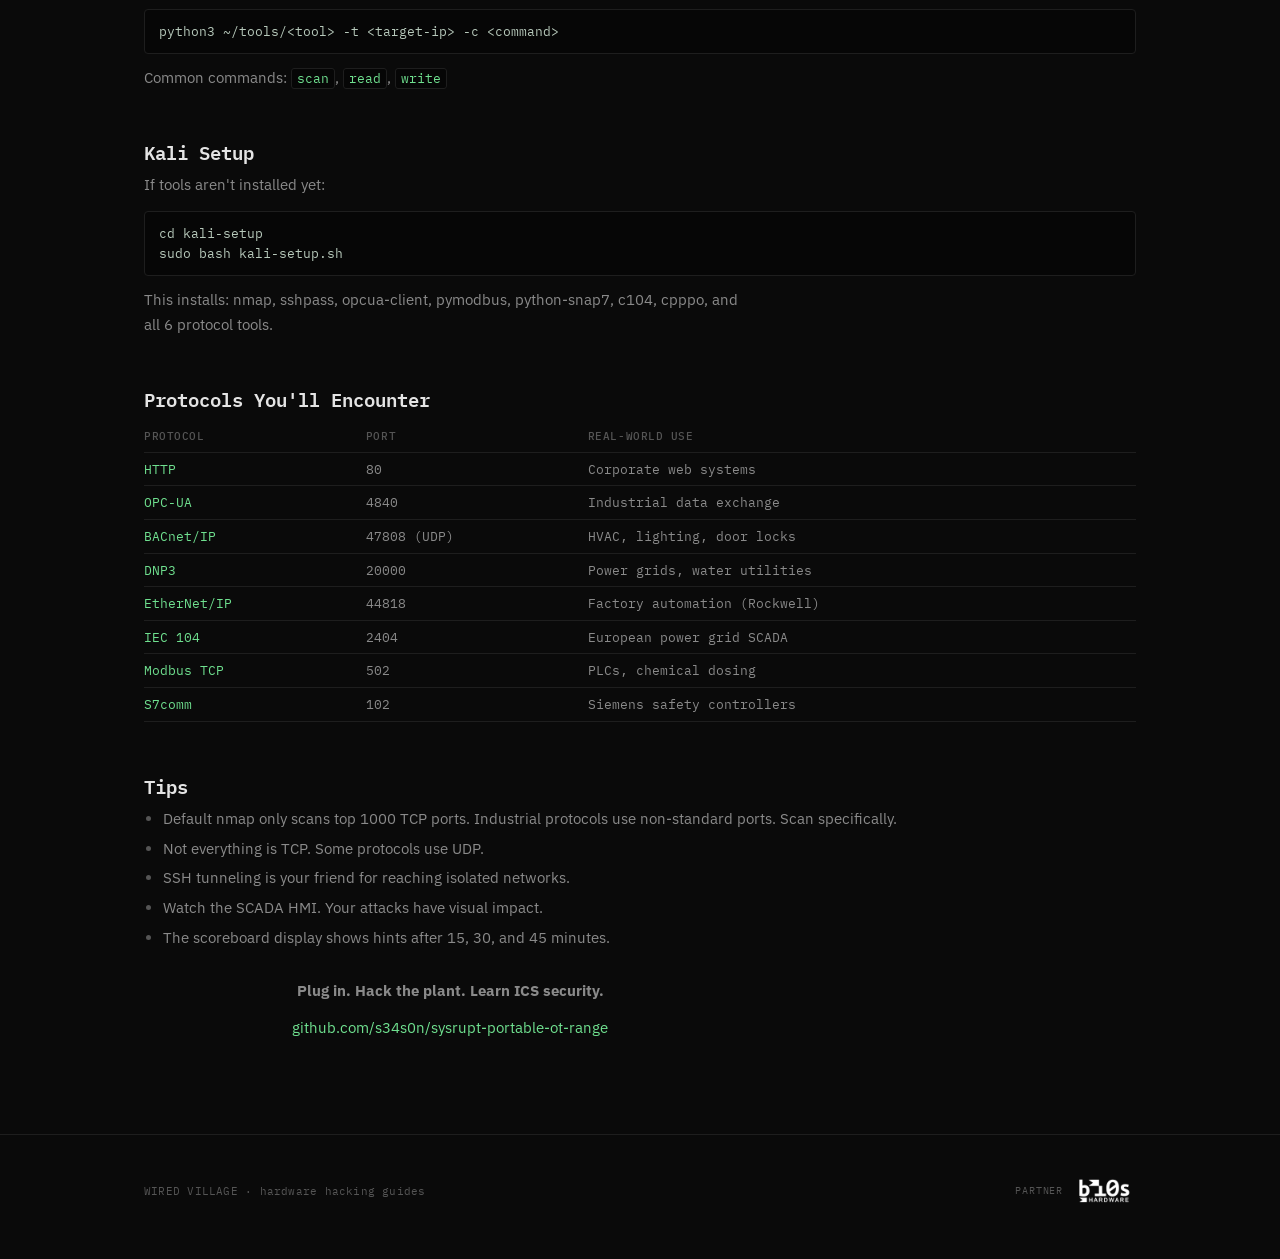
<file: sysrupt/index.html>
<!doctype html>
<html lang="en">
<head>
<meta charset="utf-8">
<meta name="viewport" content="width=device-width, initial-scale=1">
<title>Sysrupt · Wired Village</title>
<meta name="description" content="Sysrupt Portable OT Range — ICS/SCADA cybersecurity training.">
<link rel="icon" href="../assets/img/wired-village-logo.png">
<link rel="preconnect" href="https://fonts.googleapis.com">
<link rel="preconnect" href="https://fonts.gstatic.com" crossorigin>
<link href="https://fonts.googleapis.com/css2?family=IBM+Plex+Mono:wght@400;500;600;700&family=IBM+Plex+Sans:wght@400;500;600&display=swap" rel="stylesheet">
<link rel="stylesheet" href="../assets/css/site.css">
</head>
<body>

<header class="topbar">
  <div class="topbar-inner">
    <div class="brand">
      <a href="../index.html" style="display:flex;align-items:center;gap:9px;color:inherit;border-bottom:none;">
        <img src="../assets/img/wired-village-logo.png" alt="Wired Village">
      </a>
    </div>
    <nav class="navlinks">
      <a href="../compatriot/index.html">Compatriot</a>
      <a href="../sysrupt-v2/index.html">Sysrupt V2</a>
      <a href="index.html" class="active">Sysrupt V1</a>
    </nav>
  </div>
</header>

<section class="wrap" style="padding: 36px 24px 0;">
  <p class="crumbs"><a href="../index.html">Wired Village</a><span class="sep">/</span>Sysrupt</p>
  <div style="display:grid;grid-template-columns:1.1fr .9fr;gap:36px;align-items:center;">
    <div>
      <img src="../assets/sysrupt/logo.png" alt="Sysrupt" style="height:48px;width:auto;margin-bottom:16px;">
      <h1 style="margin-top:0;">Portable OT Range</h1>
      <p class="lead">
        A hands-on ICS/SCADA cybersecurity training platform that fits in your backpack.
      </p>
      <p class="lead">
        Plug in an Ethernet cable. Hack a water treatment plant. Learn ICS/SCADA security.
      </p>
      <p>
        The Sysrupt Portable OT Range is a complete industrial cybersecurity training lab
        running on a single purpose-built <b>Sysrupt</b> appliance. It simulates a real
        water treatment facility with 5 network zones, 8 industrial protocols, and 10
        progressive CTF challenges.
      </p>
    </div>
    <img src="../assets/sysrupt/board.png" alt="Sysrupt board" style="width:100%;height:auto;">
  </div>
</section>
<style>@media (max-width: 760px){ .wrap div[style*="grid-template-columns"]{ display:block !important; } }</style>

<section class="wrap" style="padding: 32px 24px 0;">
  <h2>Getting Started</h2>
  <ol>
    <li>Plug your Ethernet cable into the OT Range board</li>
    <li>Your laptop gets an IP automatically (10.0.1.x)</li>
    <li>Open a terminal and start scanning:
      <pre>nmap -sT 10.0.1.0/24</pre>
    </li>
    <li>Find the web server. Open it. Hack your way in.</li>
  </ol>
</section>

<section class="wrap" style="padding: 32px 24px 0;">
  <h2>Challenges</h2>
  <p>10 progressive challenges. 4700 total points. The scoreboard updates automatically.</p>
  <table class="index-table">
    <tr data-href="challenges.html#ch01">
      <td class="ix-name"><a href="challenges.html#ch01">1 · Perimeter Breach</a></td>
      <td class="ix-desc"><div class="meta"><b>100</b> pts · HTTP</div></td>
      <td class="ix-arrow">→</td>
    </tr>
    <tr data-href="challenges.html#ch02">
      <td class="ix-name"><a href="challenges.html#ch02">2 · Intelligence Gathering</a></td>
      <td class="ix-desc"><div class="meta"><b>200</b> pts · OPC-UA</div></td>
      <td class="ix-arrow">→</td>
    </tr>
    <tr data-href="challenges.html#ch03">
      <td class="ix-name"><a href="challenges.html#ch03">3 · Pivot to OT</a></td>
      <td class="ix-desc"><div class="meta"><b>300</b> pts · SQLi + SSH</div></td>
      <td class="ix-arrow">→</td>
    </tr>
    <tr data-href="challenges.html#ch04">
      <td class="ix-name"><a href="challenges.html#ch04">4 · Building Recon</a></td>
      <td class="ix-desc"><div class="meta"><b>350</b> pts · BACnet/IP</div></td>
      <td class="ix-arrow">→</td>
    </tr>
    <tr data-href="challenges.html#ch05">
      <td class="ix-name"><a href="challenges.html#ch05">5 · Deep Protocol: DNP3</a></td>
      <td class="ix-desc"><div class="meta"><b>400</b> pts · DNP3</div></td>
      <td class="ix-arrow">→</td>
    </tr>
    <tr data-href="challenges.html#ch06">
      <td class="ix-name"><a href="challenges.html#ch06">6 · Silent Overpressure</a></td>
      <td class="ix-desc"><div class="meta"><b>450</b> pts · EtherNet/IP (CIP)</div></td>
      <td class="ix-arrow">→</td>
    </tr>
    <tr data-href="challenges.html#ch07">
      <td class="ix-name"><a href="challenges.html#ch07">7 · Power Substation Blackout</a></td>
      <td class="ix-desc"><div class="meta"><b>500</b> pts · IEC 60870-5-104</div></td>
      <td class="ix-arrow">→</td>
    </tr>
    <tr data-href="challenges.html#ch08">
      <td class="ix-name"><a href="challenges.html#ch08">8 · Process Manipulation</a></td>
      <td class="ix-desc"><div class="meta"><b>600</b> pts · Modbus TCP</div></td>
      <td class="ix-arrow">→</td>
    </tr>
    <tr data-href="challenges.html#ch09">
      <td class="ix-name"><a href="challenges.html#ch09">9 · Safety Assault</a></td>
      <td class="ix-desc"><div class="meta"><b>800</b> pts · S7comm (Siemens)</div></td>
      <td class="ix-arrow">→</td>
    </tr>
    <tr data-href="challenges.html#ch10">
      <td class="ix-name"><a href="challenges.html#ch10">10 · Full Compromise</a></td>
      <td class="ix-desc"><div class="meta"><b>1000</b> pts · The Stuxnet Scenario</div></td>
      <td class="ix-arrow">→</td>
    </tr>
  </table>
</section>

<section class="wrap" style="padding: 32px 24px 0;">
  <h2>Network Map</h2>
  <div class="diagram" style="background:#05070f;">
    <img src="../assets/sysrupt/architecture.svg" alt="Architecture" style="width:100%;height:auto;">
  </div>
  <p>Five network zones based on the IEC 62443 Purdue Model:</p>
  <table class="pin-table">
    <tr><th>Zone</th><th>Subnet</th><th>What's Inside</th></tr>
    <tr><td class="sig">Corporate</td><td>10.0.1.0/24</td><td>Web portal, building management</td></tr>
    <tr><td class="sig">DMZ</td><td>10.0.2.0/24</td><td>Historian, OPC-UA gateway, jump host</td></tr>
    <tr><td class="sig">SCADA</td><td>10.0.3.0/24</td><td>HMI, engineering workstation</td></tr>
    <tr><td class="sig">Process</td><td>10.0.4.0/24</td><td>PLCs: Modbus, DNP3, EtherNet/IP, IEC 104</td></tr>
    <tr><td class="sig">Safety</td><td>10.0.5.0/24</td><td>Safety Instrumented System</td></tr>
  </table>
</section>

<section class="wrap" style="padding: 32px 24px 0;">
  <h2>Protocol Tools</h2>
  <p>Six custom tools are pre-installed on your Kali machine:</p>
  <pre>python3 ~/tools/bacnet-tool.py  -h    # BACnet/IP (Building Automation)
python3 ~/tools/dnp3-tool.py    -h    # DNP3 (Power/Water SCADA)
python3 ~/tools/enip-tool.py    -h    # EtherNet/IP (Rockwell PLCs)
python3 ~/tools/iec104-tool.py  -h    # IEC 104 (Power Grid)
python3 ~/tools/modbus-tool.py  -h    # Modbus TCP (Chemical Dosing)
python3 ~/tools/s7comm-tool.py  -h    # S7comm (Siemens Safety)</pre>
  <p>Each tool uses the same format:</p>
  <pre>python3 ~/tools/&lt;tool&gt; -t &lt;target-ip&gt; -c &lt;command&gt;</pre>
  <p>Common commands: <code>scan</code>, <code>read</code>, <code>write</code></p>
</section>

<section class="wrap" style="padding: 32px 24px 0;">
  <h2>Kali Setup</h2>
  <p>If tools aren't installed yet:</p>
  <pre>cd kali-setup
sudo bash kali-setup.sh</pre>
  <p>This installs: nmap, sshpass, opcua-client, pymodbus, python-snap7, c104, cpppo, and all 6 protocol tools.</p>
</section>

<section class="wrap" style="padding: 32px 24px 0;">
  <h2>Protocols You'll Encounter</h2>
  <table class="pin-table">
    <tr><th>Protocol</th><th>Port</th><th>Real-World Use</th></tr>
    <tr><td class="sig">HTTP</td><td>80</td><td>Corporate web systems</td></tr>
    <tr><td class="sig">OPC-UA</td><td>4840</td><td>Industrial data exchange</td></tr>
    <tr><td class="sig">BACnet/IP</td><td>47808 (UDP)</td><td>HVAC, lighting, door locks</td></tr>
    <tr><td class="sig">DNP3</td><td>20000</td><td>Power grids, water utilities</td></tr>
    <tr><td class="sig">EtherNet/IP</td><td>44818</td><td>Factory automation (Rockwell)</td></tr>
    <tr><td class="sig">IEC 104</td><td>2404</td><td>European power grid SCADA</td></tr>
    <tr><td class="sig">Modbus TCP</td><td>502</td><td>PLCs, chemical dosing</td></tr>
    <tr><td class="sig">S7comm</td><td>102</td><td>Siemens safety controllers</td></tr>
  </table>
</section>

<section class="wrap" style="padding: 32px 24px 60px;">
  <h2>Tips</h2>
  <ul>
    <li>Default nmap only scans top 1000 TCP ports. Industrial protocols use non-standard ports. Scan specifically.</li>
    <li>Not everything is TCP. Some protocols use UDP.</li>
    <li>SSH tunneling is your friend for reaching isolated networks.</li>
    <li>Watch the SCADA HMI. Your attacks have visual impact.</li>
    <li>The scoreboard display shows hints after 15, 30, and 45 minutes.</li>
  </ul>
  <p style="text-align:center;margin-top:28px;"><b>Plug in. Hack the plant. Learn ICS security.</b></p>
  <p style="text-align:center;"><a href="https://github.com/s34s0n/sysrupt-portable-ot-range" target="_blank" rel="noopener">github.com/s34s0n/sysrupt-portable-ot-range</a></p>
</section>

<footer>
  <div class="wrap foot-inner">
    <div class="foot-left">WIRED VILLAGE · hardware hacking guides</div>
    <div class="partner">
      <span>Partner</span>
      <img src="../assets/img/bi0s-hardware-logo.png" alt="bi0s hardware">
    </div>
  </div>
</footer>

<script src="../assets/js/site.js"></script>
</body>
</html>
</file>
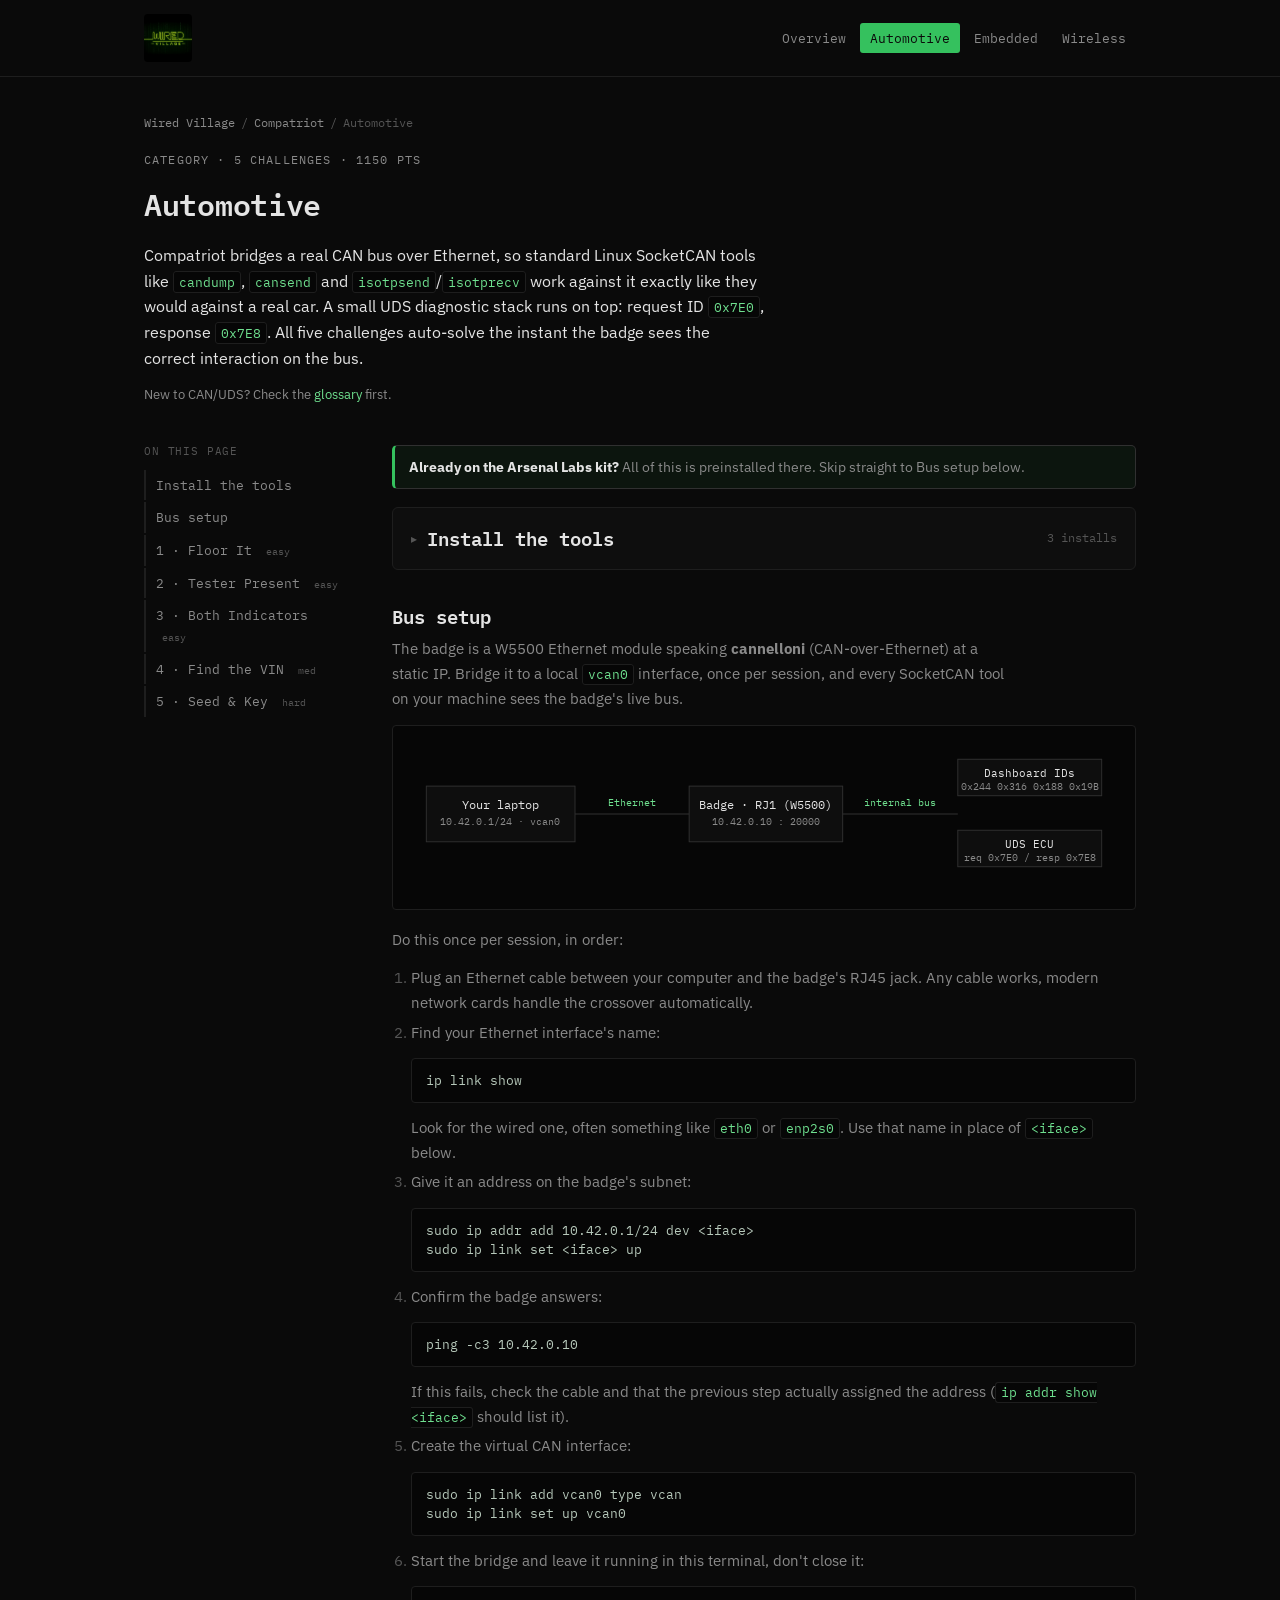
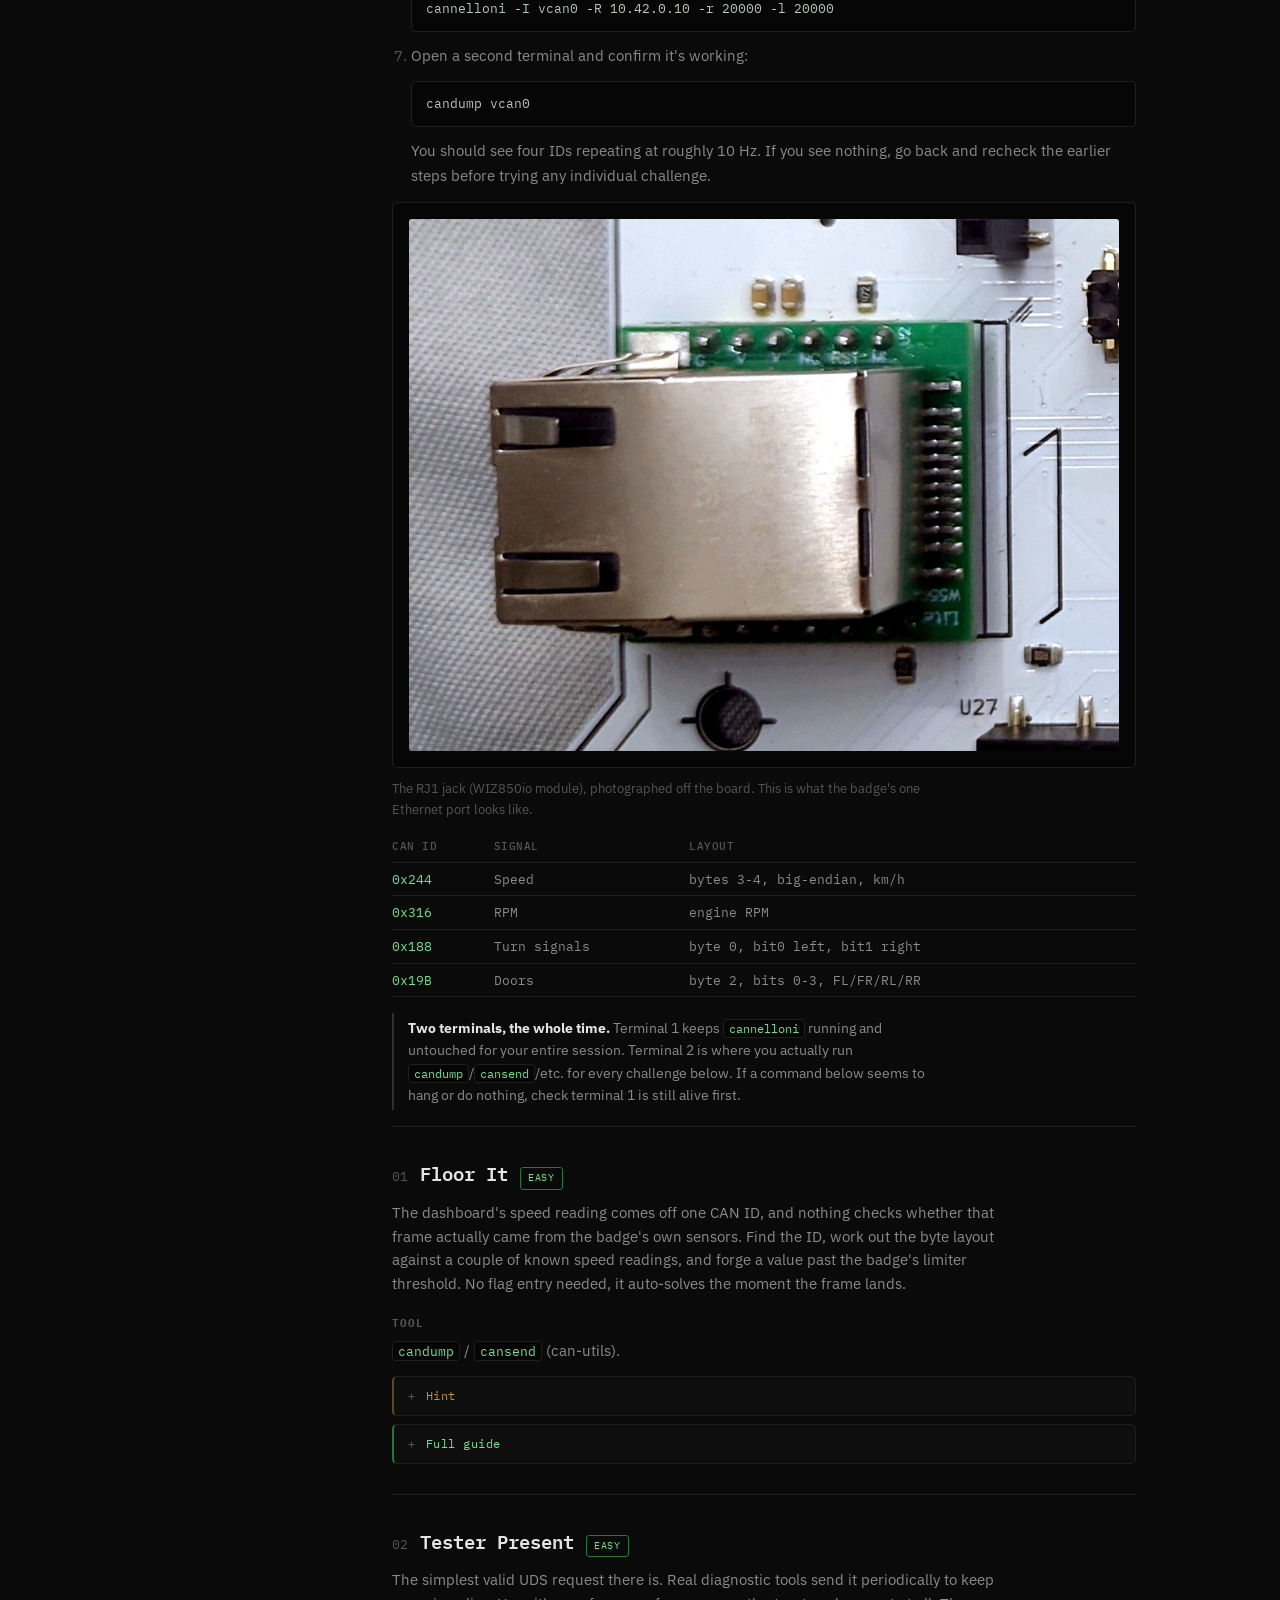
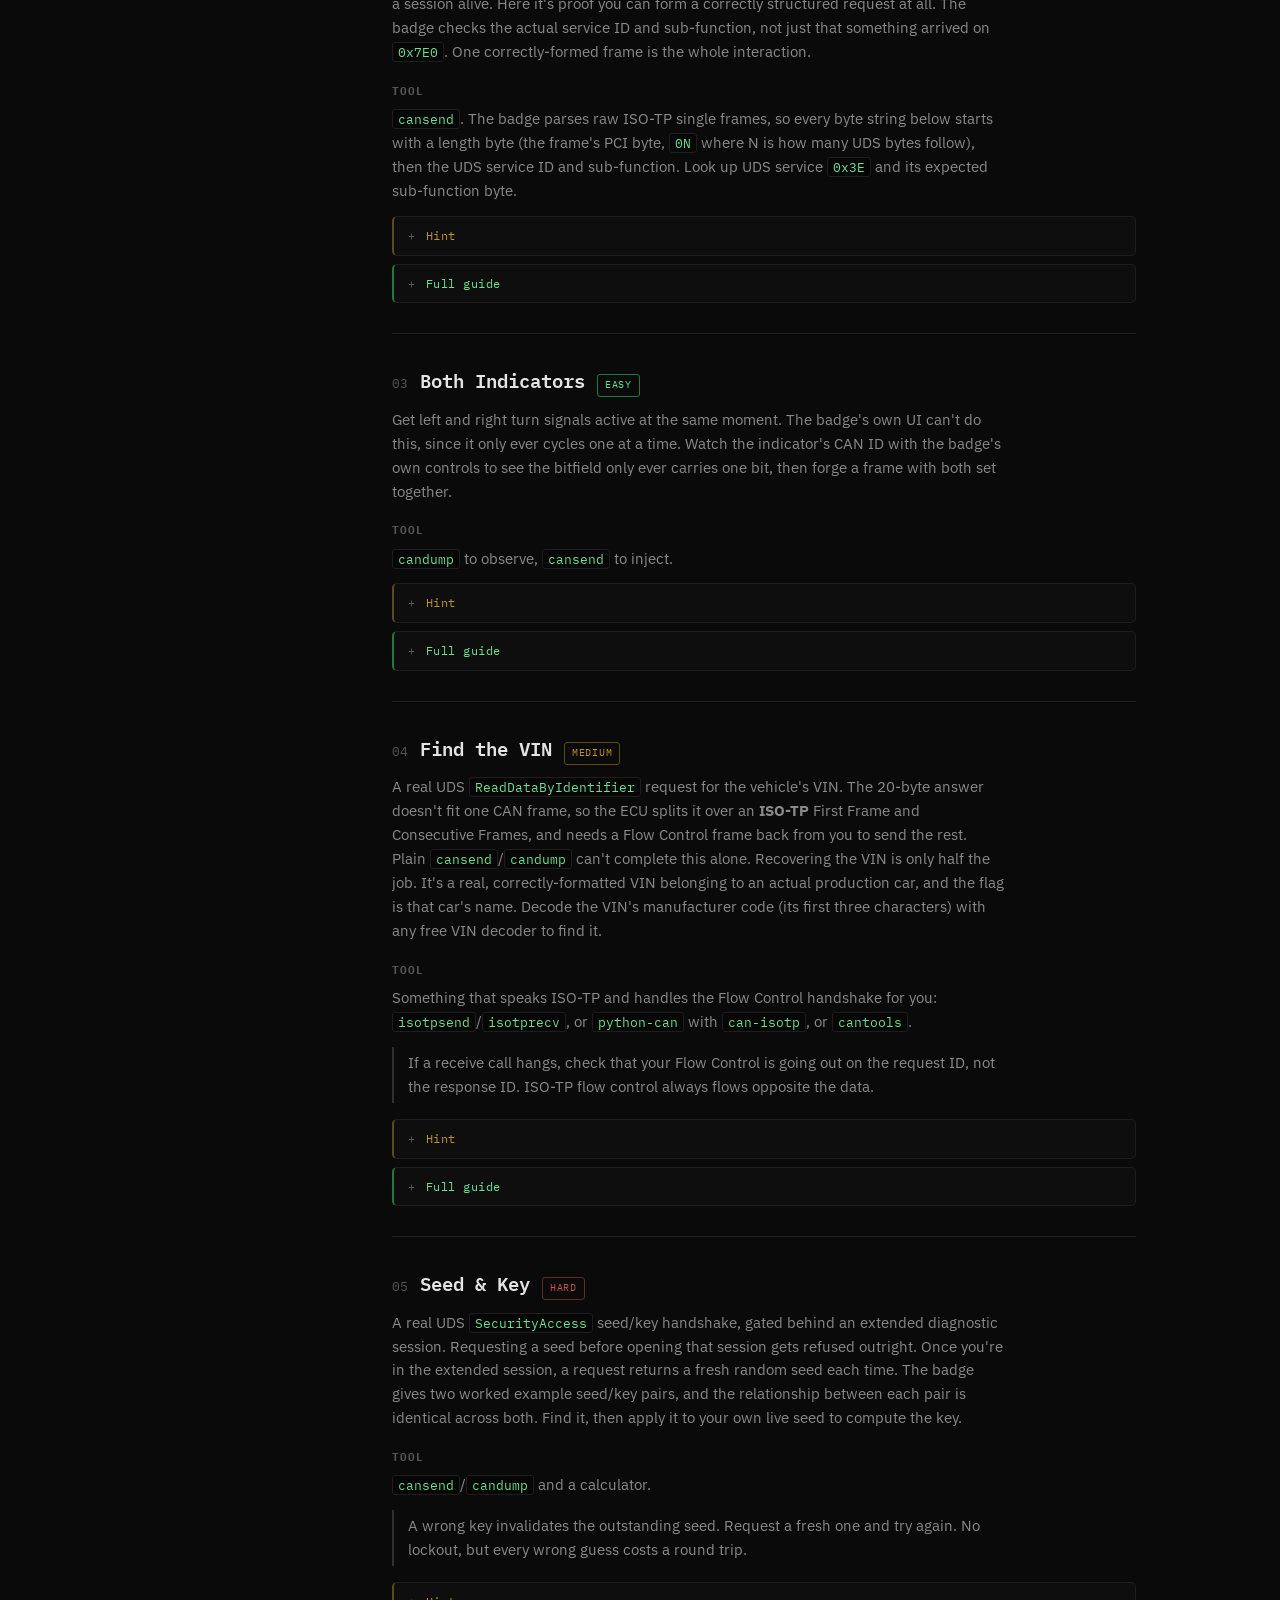
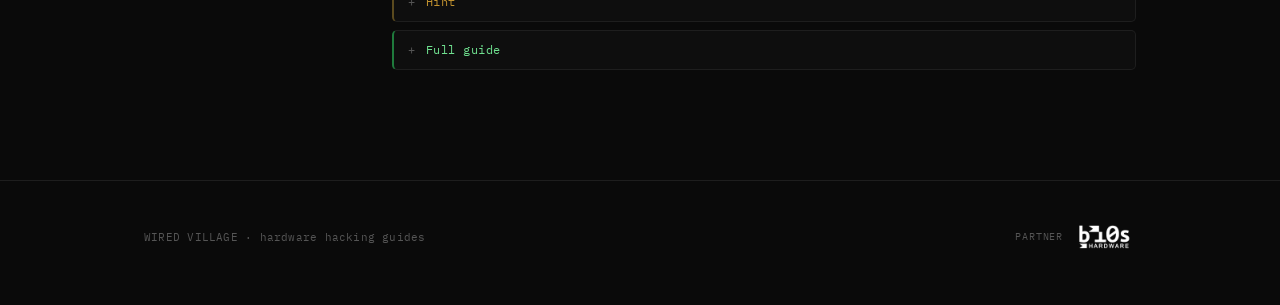
<file: compatriot/automotive.html>
<!doctype html>
<html lang="en">
<head>
<meta charset="utf-8">
<meta name="viewport" content="width=device-width, initial-scale=1">
<title>Automotive · Compatriot · Wired Village</title>
<link rel="icon" href="../assets/img/wired-village-logo.png">
<link rel="preconnect" href="https://fonts.googleapis.com">
<link rel="preconnect" href="https://fonts.gstatic.com" crossorigin>
<link href="https://fonts.googleapis.com/css2?family=IBM+Plex+Mono:wght@400;500;600;700&family=IBM+Plex+Sans:wght@400;500;600&display=swap" rel="stylesheet">
<link rel="stylesheet" href="../assets/css/site.css">
</head>
<body>

<header class="topbar">
  <div class="topbar-inner">
    <div class="brand">
      <a href="../index.html" style="display:flex;align-items:center;gap:9px;color:inherit;border-bottom:none;">
        <img src="../assets/img/wired-village-logo.png" alt="Wired Village">
      </a>
    </div>
    <nav class="navlinks">
      <a href="index.html">Overview</a>
      <a href="automotive.html" class="active">Automotive</a>
      <a href="embedded.html">Embedded</a>
      <a href="wireless.html">Wireless</a>
    </nav>
  </div>
</header>

<section class="wrap" style="padding: 36px 24px 0;">
  <p class="crumbs"><a href="../index.html">Wired Village</a><span class="sep">/</span><a href="index.html">Compatriot</a><span class="sep">/</span>Automotive</p>
  <p class="eyebrow">Category · 5 challenges · 1150 pts</p>
  <h1>Automotive</h1>
  <p class="lead">
    Compatriot bridges a real CAN bus over Ethernet, so standard Linux SocketCAN tools like
    <code>candump</code>, <code>cansend</code> and <code>isotpsend</code>/<code>isotprecv</code>
    work against it exactly like they would against a real car. A small UDS diagnostic stack
    runs on top: request ID <code>0x7E0</code>, response <code>0x7E8</code>. All five
    challenges auto-solve the instant the badge sees the correct interaction on the bus.
  </p>
  <p style="font-size:13px;">New to CAN/UDS? Check the
     <a href="index.html#glossary">glossary</a> first.</p>
</section>

<section class="wrap" style="padding: 24px 24px 60px;">
<div class="docs">

  <nav class="toc">
    <div class="toc-label">On this page</div>
    <ol>
      <li><a href="#install">Install the tools</a></li>
      <li><a href="#setup">Bus setup</a></li>
      <li><a href="#c1">1 · Floor It <small>easy</small></a></li>
      <li><a href="#c2">2 · Tester Present <small>easy</small></a></li>
      <li><a href="#c3">3 · Both Indicators <small>easy</small></a></li>
      <li><a href="#c4">4 · Find the VIN <small>med</small></a></li>
      <li><a href="#c5">5 · Seed &amp; Key <small>hard</small></a></li>
    </ol>
  </nav>

  <div class="content">

    <div class="arsenal-note"><b>Already on the Arsenal Labs kit?</b> All of this is
      preinstalled there. Skip straight to Bus setup below.</div>

    <details class="sec-collapse" id="install">
      <summary><h2>Install the tools</h2><span class="tally">3 installs</span></summary>
      <div class="sec-body">
        <p>You'll need a Linux machine (a VM is fine) with a terminal open. A terminal is
           just a window where you type a command and press Enter to run it. Every
           command below is meant to be typed or pasted exactly as shown, one line at a
           time.</p>

        <p><b>can-utils</b>, for <code>candump</code>, <code>cansend</code> and friends:</p>
        <pre>sudo apt install can-utils</pre>

        <p><b>cannelloni</b>, the CAN-over-Ethernet bridge. It isn't a distro package, so
           it's built from source. Paste this whole block, it clones, builds, and
           installs it in one go:</p>
        <pre>sudo apt install build-essential cmake libsctp-dev
git clone https://github.com/mguentner/cannelloni.git
cd cannelloni && mkdir build && cd build
cmake .. && make
sudo make install</pre>

        <p><b>isotpsend / isotprecv</b>, needed for Find the VIN, usually ship inside
           can-utils too. Confirm you have them:</p>
        <pre>which isotpsend isotprecv</pre>
        <p>If that prints nothing, they weren't bundled on your distro's can-utils
           package. They're part of the same can-utils source repo, build the whole repo
           from
           <a href="https://github.com/linux-can/can-utils" target="_blank" rel="noopener">github.com/linux-can/can-utils</a>
           the same way as cannelloni above if you need to.</p>
      </div>
    </details>

    <h2 id="setup">Bus setup</h2>
    <p>The badge is a W5500 Ethernet module speaking <b>cannelloni</b> (CAN-over-Ethernet) at
       a static IP. Bridge it to a local <code>vcan0</code> interface, once per session, and
       every SocketCAN tool on your machine sees the badge's live bus.</p>

    <div class="diagram">
      <svg viewBox="0 0 740 150" width="100%" height="auto" role="img" aria-label="Laptop to badge Ethernet bridge diagram">
        <style>
          .pn{fill:#0e0e0e;stroke:#303030;stroke-width:1}
          .pt{fill:#e4e4e4;font-size:12.5px}
          .pm{fill:#8a8a8a;font-size:10.5px}
          .pg{fill:#6fe08f;font-size:10.5px}
          .pl{stroke:#303030;stroke-width:1.2;fill:none}
        </style>
        <rect class="pn" x="18" y="46" width="155" height="58"/>
        <text class="pt" x="95" y="70" text-anchor="middle">Your laptop</text>
        <text class="pm" x="95" y="86" text-anchor="middle">10.42.0.1/24 · vcan0</text>

        <line class="pl" x1="173" y1="75" x2="292" y2="75"/>
        <text class="pg" x="232" y="67" text-anchor="middle">Ethernet</text>

        <rect class="pn" x="292" y="46" width="160" height="58"/>
        <text class="pt" x="372" y="70" text-anchor="middle">Badge · RJ1 (W5500)</text>
        <text class="pm" x="372" y="86" text-anchor="middle">10.42.0.10 : 20000</text>

        <line class="pl" x1="452" y1="75" x2="572" y2="75"/>
        <text class="pg" x="512" y="67" text-anchor="middle">internal bus</text>

        <rect class="pn" x="572" y="18" width="150" height="38"/>
        <text class="pt" x="647" y="37" text-anchor="middle" style="font-size:11.5px">Dashboard IDs</text>
        <text class="pm" x="647" y="50" text-anchor="middle">0x244 0x316 0x188 0x19B</text>

        <rect class="pn" x="572" y="92" width="150" height="38"/>
        <text class="pt" x="647" y="111" text-anchor="middle" style="font-size:11.5px">UDS ECU</text>
        <text class="pm" x="647" y="124" text-anchor="middle">req 0x7E0 / resp 0x7E8</text>
      </svg>
    </div>

    <p>Do this once per session, in order:</p>
    <ol>
      <li>Plug an Ethernet cable between your computer and the badge's RJ45 jack. Any
        cable works, modern network cards handle the crossover automatically.</li>
      <li>Find your Ethernet interface's name:
        <pre>ip link show</pre>
        Look for the wired one, often something like <code>eth0</code> or
        <code>enp2s0</code>. Use that name in place of <code>&lt;iface&gt;</code> below.</li>
      <li>Give it an address on the badge's subnet:
        <pre>sudo ip addr add 10.42.0.1/24 dev &lt;iface&gt;
sudo ip link set &lt;iface&gt; up</pre></li>
      <li>Confirm the badge answers:
        <pre>ping -c3 10.42.0.10</pre>
        If this fails, check the cable and that the previous step actually assigned the
        address (<code>ip addr show &lt;iface&gt;</code> should list it).</li>
      <li>Create the virtual CAN interface:
        <pre>sudo ip link add vcan0 type vcan
sudo ip link set up vcan0</pre></li>
      <li>Start the bridge and leave it running in this terminal, don't close it:
        <pre>cannelloni -I vcan0 -R 10.42.0.10 -r 20000 -l 20000</pre></li>
      <li>Open a second terminal and confirm it's working:
        <pre>candump vcan0</pre>
        You should see four IDs repeating at roughly 10 Hz. If you see nothing, go back
        and recheck the earlier steps before trying any individual challenge.</li>
    </ol>

    <div class="diagram"><img src="../assets/circuit/photo_ethernet.jpg" alt="Close-up photo of the W5500 Ethernet module (RJ1) on the physical board" style="border-radius:3px;"></div>
    <p style="font-size:12.5px;color:var(--text-dimmer);margin-top:-8px;">The RJ1 jack (WIZ850io module), photographed off the board. This is what the badge's one Ethernet port looks like.</p>

    <table class="pin-table">
      <tr><th>CAN ID</th><th>Signal</th><th>Layout</th></tr>
      <tr><td class="sig">0x244</td><td>Speed</td><td>bytes 3-4, big-endian, km/h</td></tr>
      <tr><td class="sig">0x316</td><td>RPM</td><td>engine RPM</td></tr>
      <tr><td class="sig">0x188</td><td>Turn signals</td><td>byte 0, bit0 left, bit1 right</td></tr>
      <tr><td class="sig">0x19B</td><td>Doors</td><td>byte 2, bits 0-3, FL/FR/RL/RR</td></tr>
    </table>

    <p class="note"><b>Two terminals, the whole time.</b> Terminal 1 keeps
      <code>cannelloni</code> running and untouched for your entire session. Terminal 2 is
      where you actually run <code>candump</code>/<code>cansend</code>/etc. for every
      challenge below. If a command below seems to hang or do nothing, check terminal 1
      is still alive first.</p>

    <div class="entry" id="c1">
      <div class="entry-head"><span class="entry-num">01</span><h2 style="margin:0;">Floor It</h2><span class="diff-tag easy">Easy</span></div>
      <p>The dashboard's speed reading comes off one CAN ID, and nothing checks whether that
         frame actually came from the badge's own sensors. Find the ID, work out the byte
         layout against a couple of known speed readings, and forge a value past the badge's
         limiter threshold. No flag entry needed, it auto-solves the moment the frame lands.</p>
      <h4>Tool</h4>
      <p><code>candump</code> / <code>cansend</code> (can-utils).</p>

      <details class="reveal hint"><summary>Hint</summary><div class="reveal-body">
        <p>Only four IDs show up on the bus at all. One of them changes in step with the
           number on the badge's own speedometer. Candump both and compare.</p>
      </div></details>
      <details class="reveal guide"><summary>Full guide</summary><div class="reveal-body">
        <ol>
          <li>With <code>cannelloni</code> still running in its own terminal (see Bus
            setup above), open a second terminal and run <code>candump vcan0</code>.
            Watch for the ID that tracks the badge's on-screen speedometer:
            <code>0x244</code>.</li>
          <li>Decode the layout: bytes 3-4, big-endian. 120 km/h is <code>0x0078</code>.</li>
          <li>In that same second terminal, send it: <code>cansend vcan0 244#0000000078</code></li>
          <li>The badge shows SOLVED immediately. No flag entry needed.</li>
        </ol>
      </div></details>
    </div>

    <div class="entry" id="c2">
      <div class="entry-head"><span class="entry-num">02</span><h2 style="margin:0;">Tester Present</h2><span class="diff-tag easy">Easy</span></div>
      <p>The simplest valid UDS request there is. Real diagnostic tools send it
         periodically to keep a session alive. Here it's proof you can form a correctly
         structured request at all. The badge checks the actual service ID and
         sub-function, not just that something arrived on <code>0x7E0</code>. One
         correctly-formed frame is the whole interaction.</p>
      <h4>Tool</h4>
      <p><code>cansend</code>. The badge parses raw ISO-TP single frames, so every byte
         string below starts with a length byte (the frame's PCI byte, <code>0N</code>
         where N is how many UDS bytes follow), then the UDS service ID and sub-function.
         Look up UDS service <code>0x3E</code> and its expected sub-function byte.</p>

      <details class="reveal hint"><summary>Hint</summary><div class="reveal-body">
        <p>Three bytes, sent once, to the request ID: a length byte, then the service
           byte, then zero.</p>
      </div></details>
      <details class="reveal guide"><summary>Full guide</summary><div class="reveal-body">
        <ol>
          <li>Send: <code>cansend vcan0 7E0#023E00</code> (<code>02</code> = ISO-TP
            single-frame length, <code>3E 00</code> = TesterPresent, sub-function 0).</li>
          <li>That's the whole interaction, a single correctly-formed frame.</li>
          <li>The badge shows SOLVED immediately. Optionally confirm the ECU's ack
            (<code>02 7E 00</code>) on <code>0x7E8</code> with <code>candump vcan0</code>.</li>
        </ol>
      </div></details>
    </div>

    <div class="entry" id="c3">
      <div class="entry-head"><span class="entry-num">03</span><h2 style="margin:0;">Both Indicators</h2><span class="diff-tag easy">Easy</span></div>
      <p>Get left and right turn signals active at the same moment. The badge's own UI
         can't do this, since it only ever cycles one at a time. Watch the indicator's CAN
         ID with the badge's own controls to see the bitfield only ever carries one bit,
         then forge a frame with both set together.</p>
      <h4>Tool</h4>
      <p><code>candump</code> to observe, <code>cansend</code> to inject.</p>

      <details class="reveal hint"><summary>Hint</summary><div class="reveal-body">
        <p>Same ID as the indicator stalk. Watch the byte that changes when you tap left vs
           right on the badge, then combine both values with a bitwise OR.</p>
      </div></details>
      <details class="reveal guide"><summary>Full guide</summary><div class="reveal-body">
        <ol>
          <li>Run <code>candump vcan0</code> and toggle the indicator on the badge's Vehicle
            tab a few times. <code>0x188</code> only ever carries <code>01</code> (left) or
            <code>02</code> (right), never <code>03</code>.</li>
          <li>Forge a frame with both bits set: <code>cansend vcan0 188#03</code></li>
          <li>The badge shows SOLVED immediately, and the dashboard briefly shows both
            indicators active.</li>
        </ol>
      </div></details>
    </div>

    <div class="entry" id="c4">
      <div class="entry-head"><span class="entry-num">04</span><h2 style="margin:0;">Find the VIN</h2><span class="diff-tag med">Medium</span></div>
      <p>A real UDS <code>ReadDataByIdentifier</code> request for the vehicle's VIN. The
         20-byte answer doesn't fit one CAN frame, so the ECU splits it over an
         <b>ISO-TP</b> First Frame and Consecutive Frames, and needs a Flow Control frame
         back from you to send the rest. Plain <code>cansend</code>/<code>candump</code>
         can't complete this alone. Recovering the VIN is only half the job. It's a real,
         correctly-formatted VIN belonging to an actual production car, and the flag is
         that car's name. Decode the VIN's manufacturer code (its first three characters)
         with any free VIN decoder to find it.</p>
      <h4>Tool</h4>
      <p>Something that speaks ISO-TP and handles the Flow Control handshake for you:
         <code>isotpsend</code>/<code>isotprecv</code>, or <code>python-can</code> with
         <code>can-isotp</code>, or <code>cantools</code>.</p>
      <p class="note">If a receive call hangs, check that your Flow Control is going out
        on the request ID, not the response ID. ISO-TP flow control always flows opposite
        the data.</p>

      <details class="reveal hint"><summary>Hint</summary><div class="reveal-body">
        <p>The UDS service for reading a data identifier is <code>0x22</code>, and the
           VIN's identifier is a standard one you can look up. Once you have the 17
           characters, the first 3 tell you who made the car.</p>
      </div></details>
      <details class="reveal guide"><summary>Full guide</summary><div class="reveal-body">
        <ol>
          <li>Start the receiver <b>first</b>, in its own terminal, and leave it
            running: <code>isotprecv -s 7E0 -d 7E8 vcan0</code>. It needs to already be
            listening before the request goes out, so it can answer the ECU's First
            Frame with a Flow Control in time. (<code>-s</code> is the ID <i>this tool</i>
            sends on, here the Flow Control back to the ECU on the request ID;
            <code>-d</code> is the ID it listens for data on, the response ID.)</li>
          <li>In a second terminal, send the request:
            <code>echo "22 F1 90" | isotpsend -s 7E0 -d 7E8 vcan0</code></li>
          <li>Back in the first terminal, the reassembled 20-byte reply prints out.</li>
          <li>Strip the 3-byte UDS header (<code>62 F1 90</code>) off the front. The
            remaining 17 bytes are the VIN in ASCII.</li>
          <li>The badge auto-solves the moment the last Consecutive Frame goes out, so this
            part is already scored.</li>
          <li>Decode the VIN's first 3 characters (its World Manufacturer Identifier) with
            a free online VIN decoder to find out which real car it belongs to. The flag is
            that car's name, not the VIN.</li>
        </ol>
      </div></details>
    </div>

    <div class="entry" id="c5">
      <div class="entry-head"><span class="entry-num">05</span><h2 style="margin:0;">Seed &amp; Key</h2><span class="diff-tag hard">Hard</span></div>
      <p>A real UDS <code>SecurityAccess</code> seed/key handshake, gated behind an
         extended diagnostic session. Requesting a seed before opening that session gets
         refused outright. Once you're in the extended session, a request returns a fresh
         random seed each time. The badge gives two worked example seed/key pairs, and the
         relationship between each pair is identical across both. Find it, then apply it
         to your own live seed to compute the key.</p>
      <h4>Tool</h4>
      <p><code>cansend</code>/<code>candump</code> and a calculator.</p>
      <p class="note">A wrong key invalidates the outstanding seed. Request a fresh one
        and try again. No lockout, but every wrong guess costs a round trip.</p>

      <details class="reveal hint"><summary>Hint</summary><div class="reveal-body">
        <p>XOR each example pair together. If you get the same result both times, that
           result is the constant the badge uses on every seed, including yours.</p>
      </div></details>
      <details class="reveal guide"><summary>Full guide</summary><div class="reveal-body">
        <p>Every frame here is a raw ISO-TP single frame, so each starts with a length
           byte (PCI) before the actual UDS bytes: <code>02</code> for a 2-byte UDS
           payload, <code>04</code> for a 4-byte one.</p>
        <ol>
          <li>Open the extended diagnostic session: <code>cansend vcan0 7E0#021003</code>
            (<code>02</code> = length, <code>10 03</code> = DiagnosticSessionControl,
            extended. The ECU should answer with a positive response, <code>02 50 03</code>,
            on <code>0x7E8</code>).</li>
          <li>Request a seed: <code>cansend vcan0 7E0#022701</code> (<code>27 01</code> =
            SecurityAccess, request seed). The ECU replies on <code>0x7E8</code> with
            <code>04 67 01 &lt;seedHi&gt; &lt;seedLo&gt;</code>, your live seed.</li>
          <li>Work out the XOR constant from the two example pairs shown on the badge
            (they both XOR to the same value).</li>
          <li>Compute your key: <code>key = your_seed XOR constant</code>.</li>
          <li>Send it back: <code>cansend vcan0 7E0#042702&lt;keyHi&gt;&lt;keyLo&gt;</code>
            (<code>04</code> = length, 4 UDS bytes follow: <code>27 02</code> + your
            2-byte key).</li>
          <li>A correct key gets a positive response (<code>02 67 02</code>) and the badge
            shows SOLVED immediately.</li>
        </ol>
      </div></details>
    </div>

  </div>
</div>
</section>

<footer>
  <div class="wrap foot-inner">
    <div class="foot-left">WIRED VILLAGE · hardware hacking guides</div>
    <div class="partner">
      <span>Partner</span>
      <img src="../assets/img/bi0s-hardware-logo.png" alt="bi0s hardware">
    </div>
  </div>
</footer>

</body>
</html>
</file>
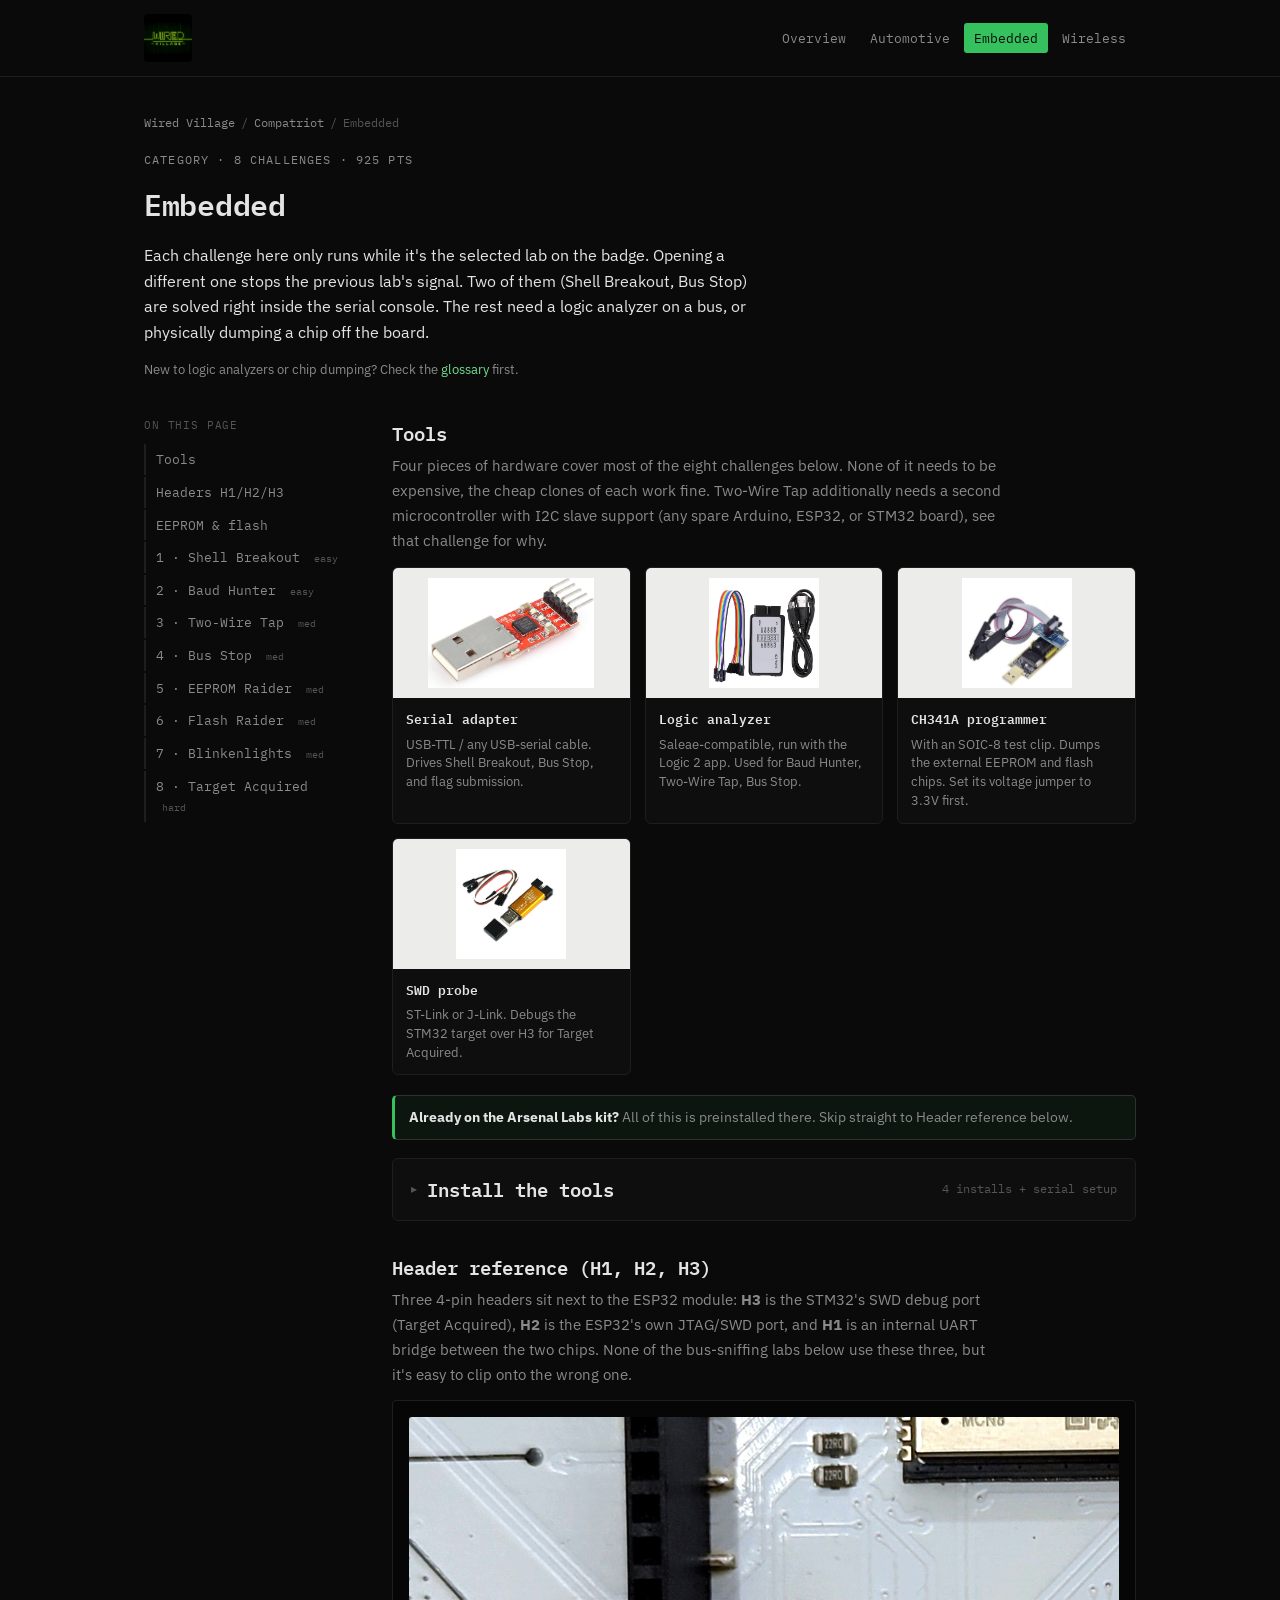
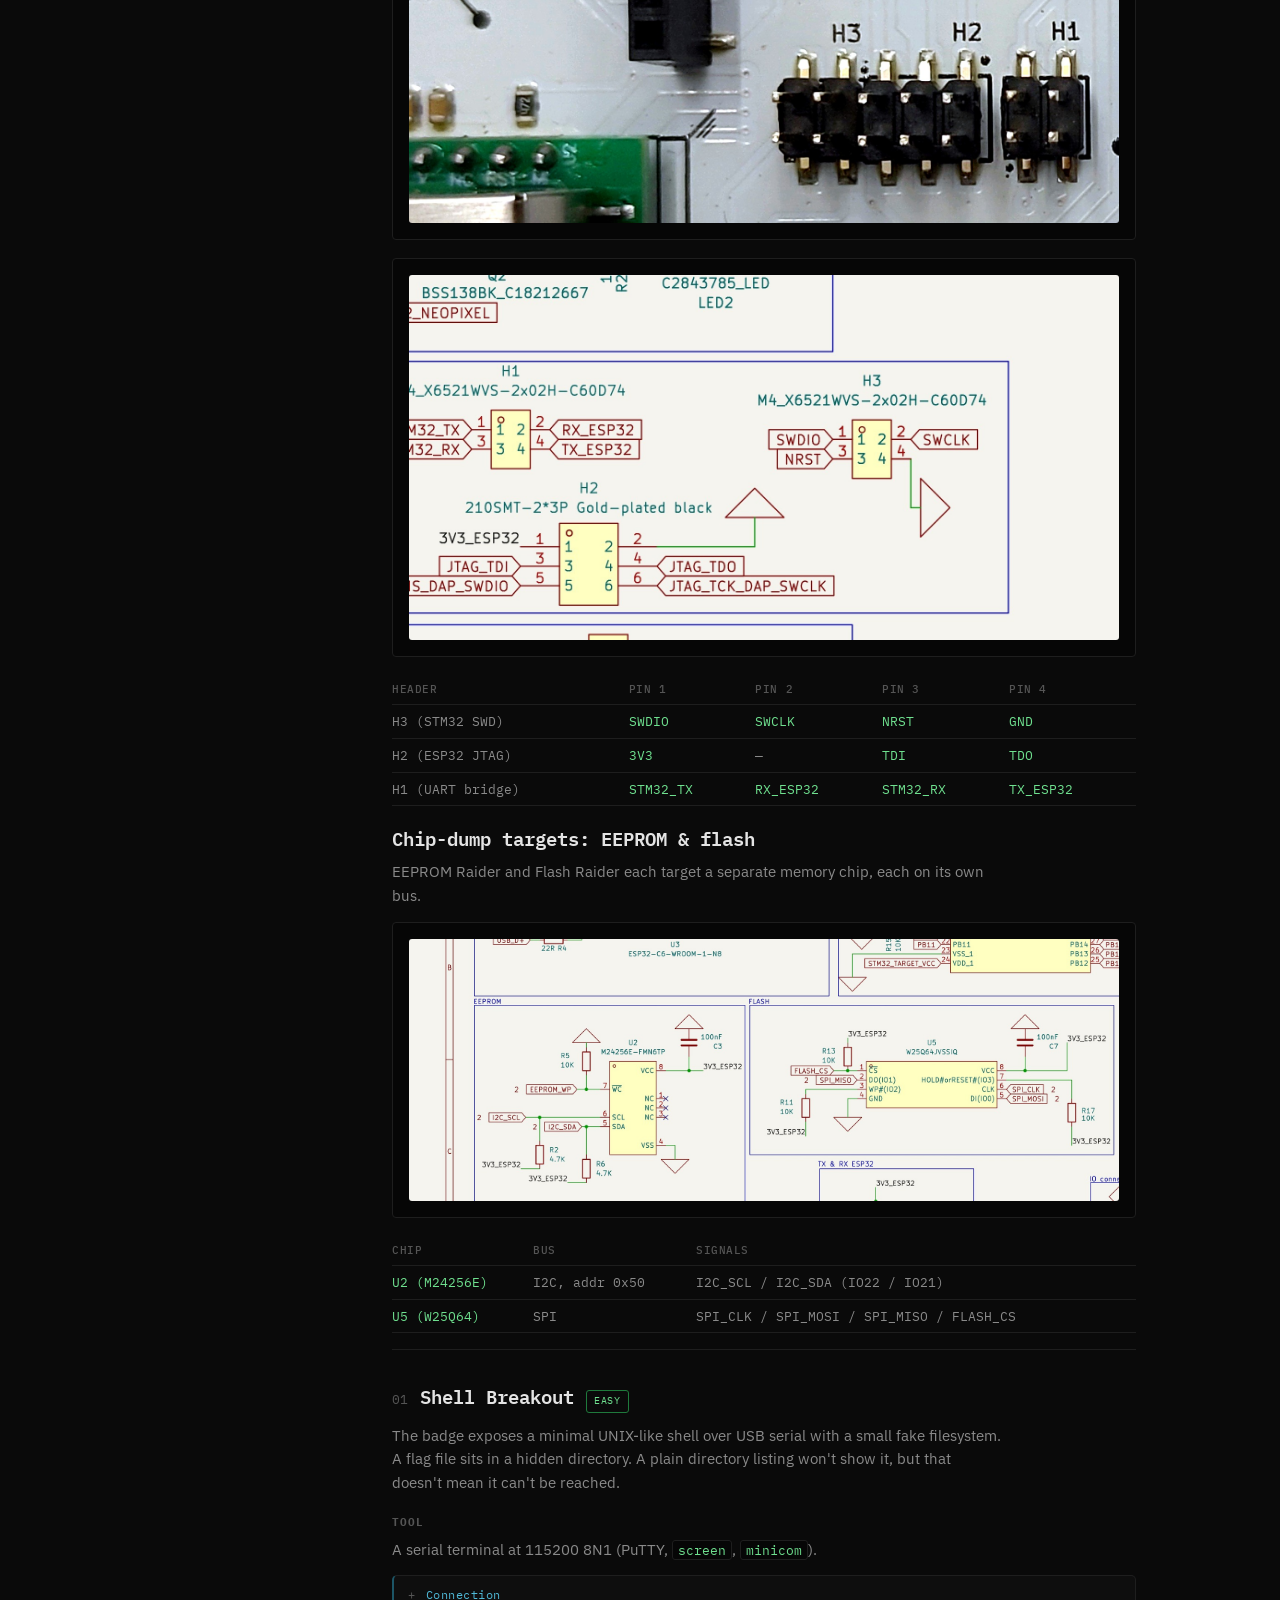
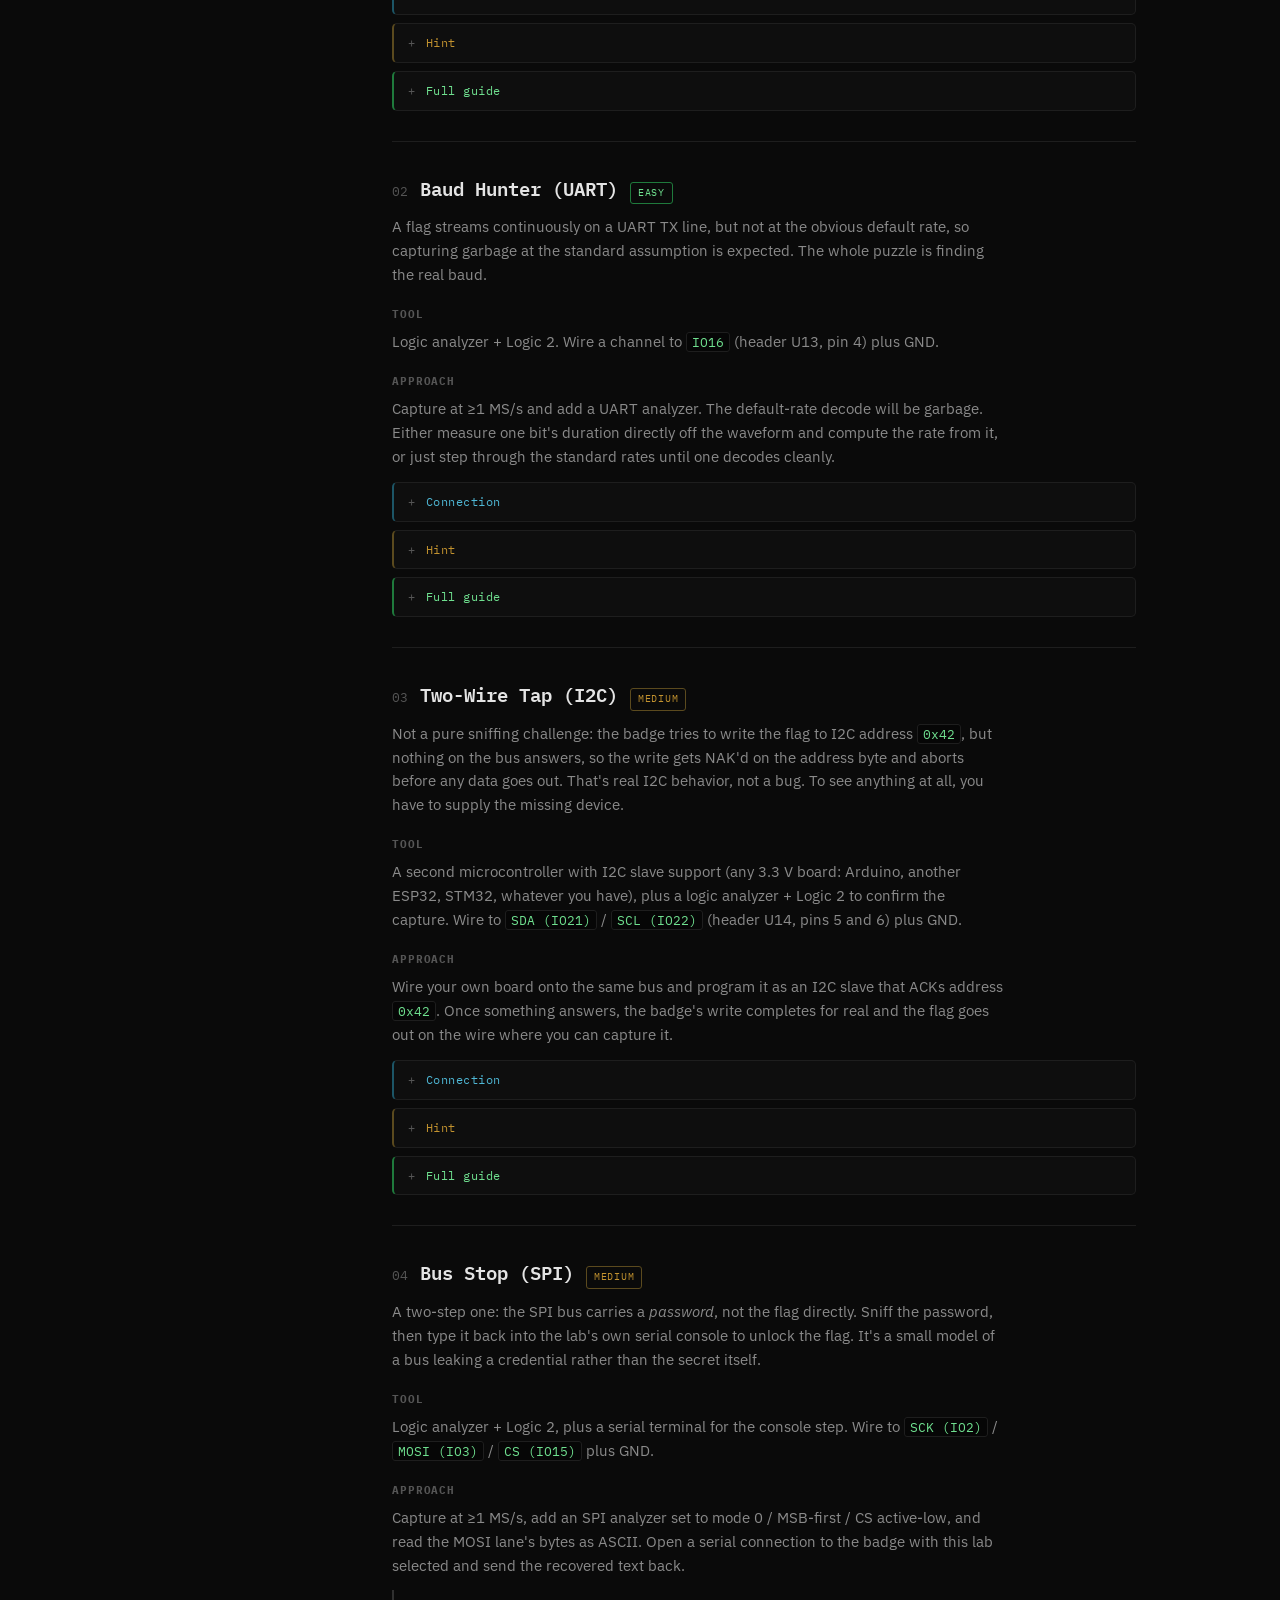
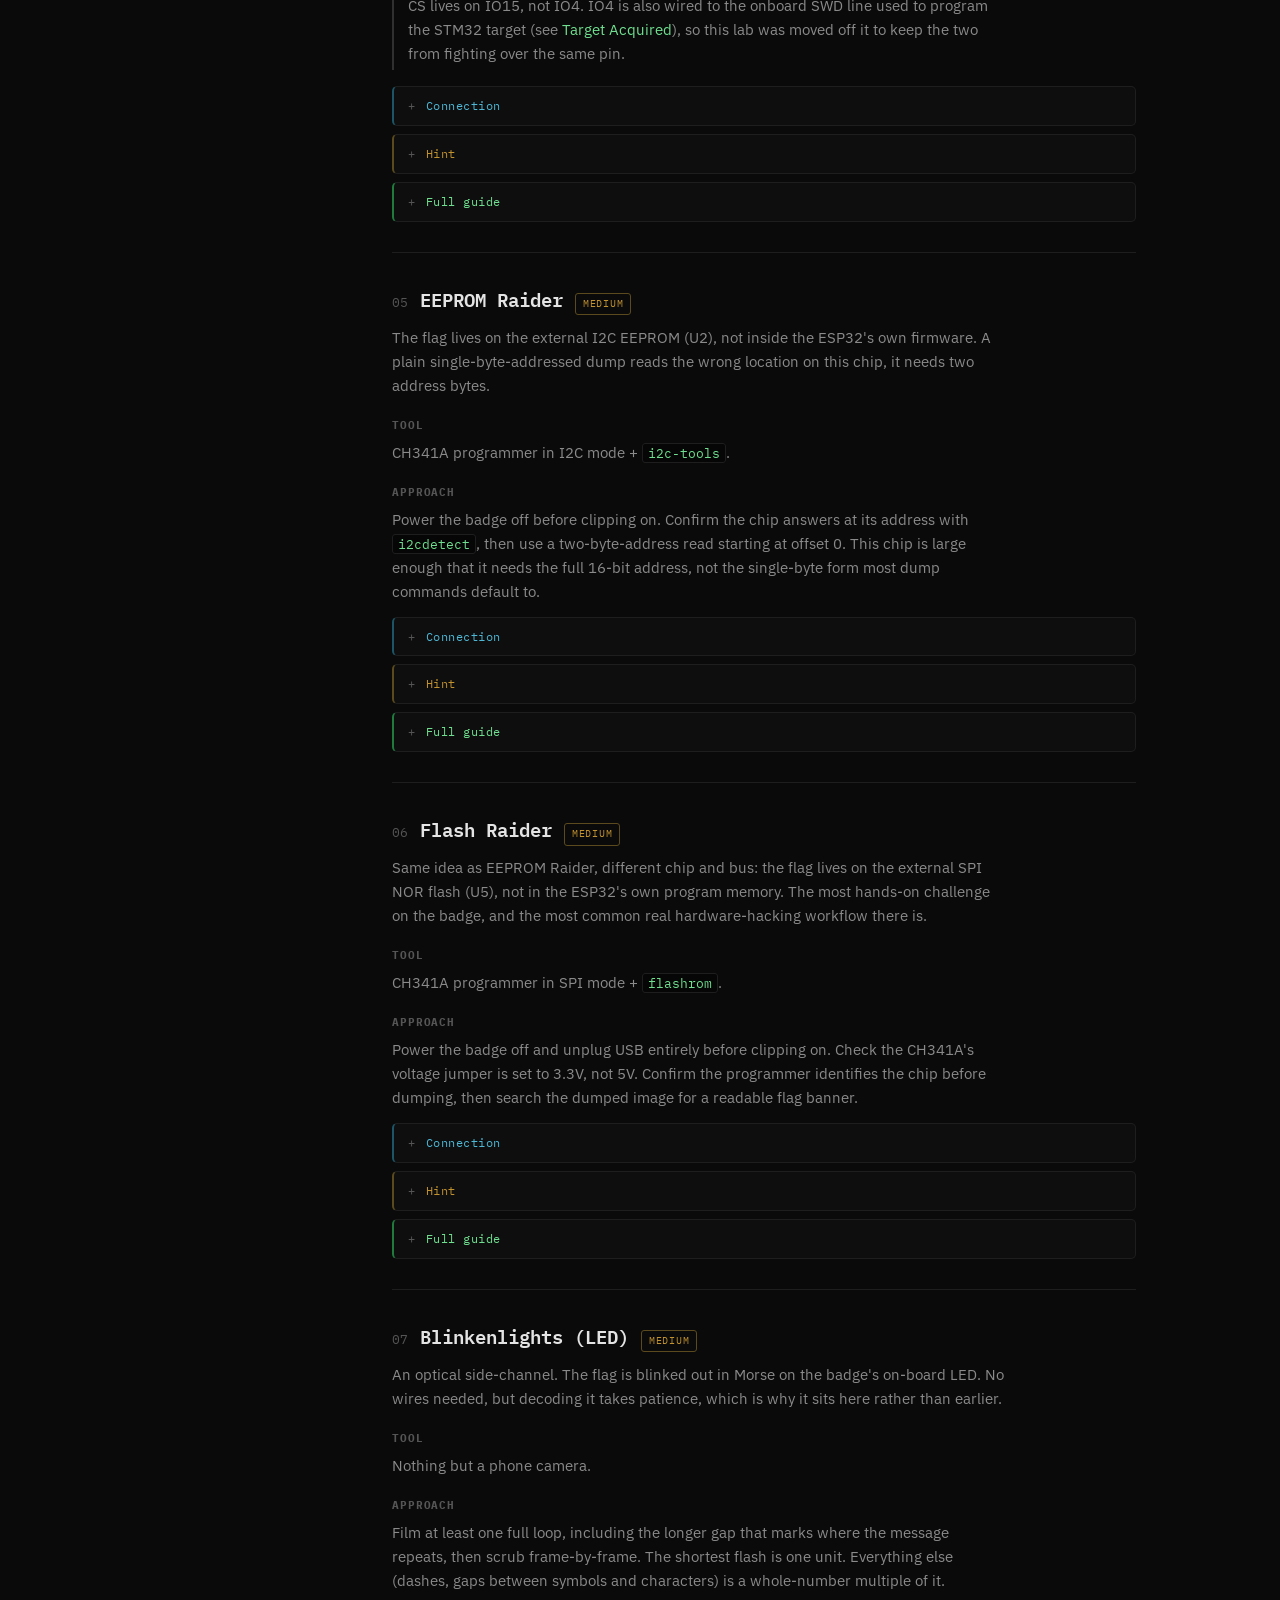
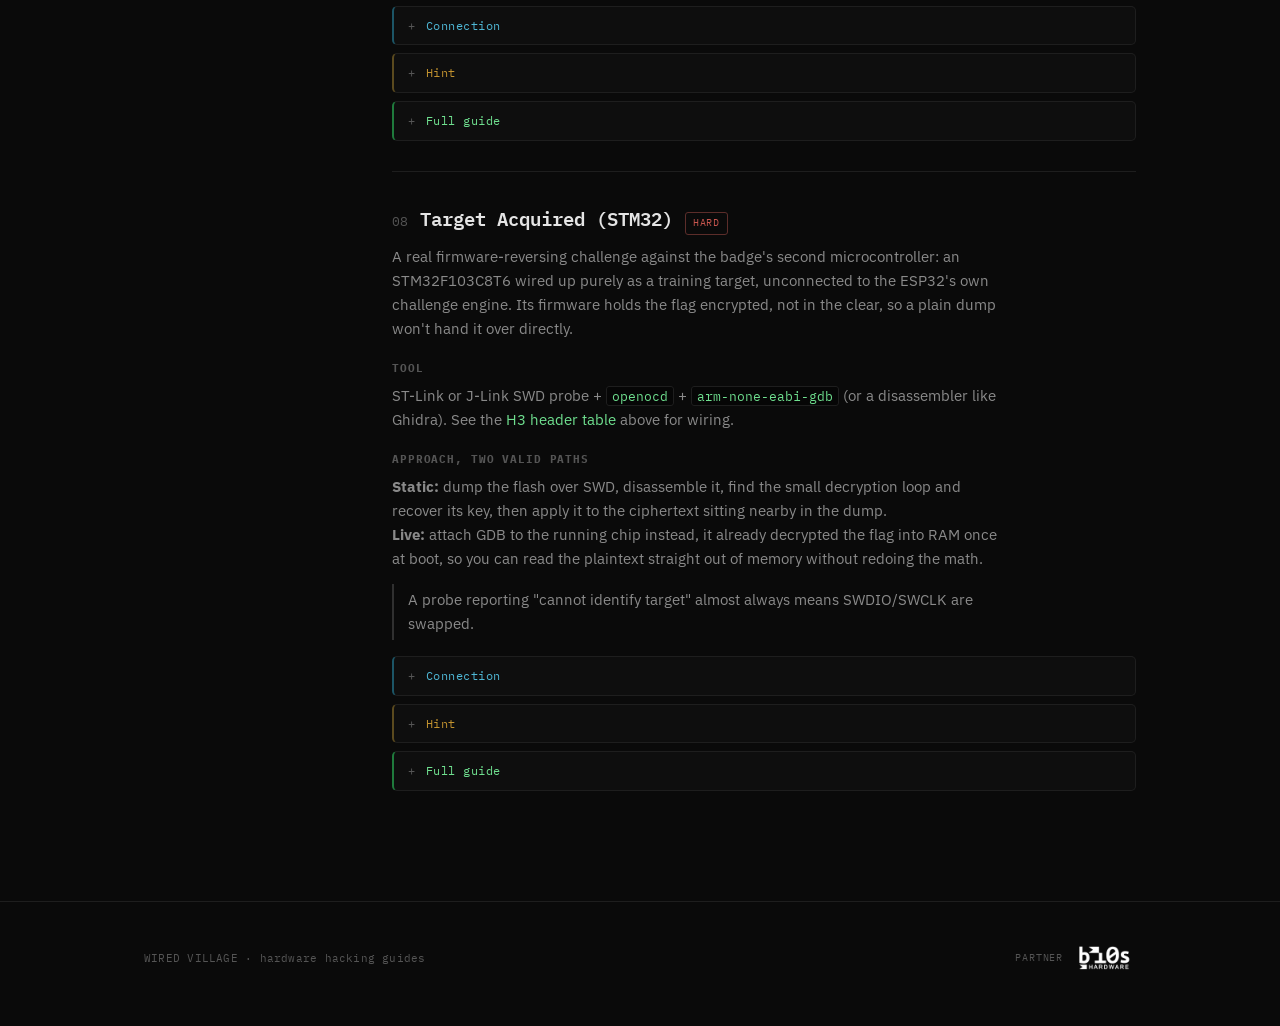
<file: compatriot/embedded.html>
<!doctype html>
<html lang="en">
<head>
<meta charset="utf-8">
<meta name="viewport" content="width=device-width, initial-scale=1">
<title>Embedded · Compatriot · Wired Village</title>
<link rel="icon" href="../assets/img/wired-village-logo.png">
<link rel="preconnect" href="https://fonts.googleapis.com">
<link rel="preconnect" href="https://fonts.gstatic.com" crossorigin>
<link href="https://fonts.googleapis.com/css2?family=IBM+Plex+Mono:wght@400;500;600;700&family=IBM+Plex+Sans:wght@400;500;600&display=swap" rel="stylesheet">
<link rel="stylesheet" href="../assets/css/site.css">
</head>
<body>

<header class="topbar">
  <div class="topbar-inner">
    <div class="brand">
      <a href="../index.html" style="display:flex;align-items:center;gap:9px;color:inherit;border-bottom:none;">
        <img src="../assets/img/wired-village-logo.png" alt="Wired Village">
      </a>
    </div>
    <nav class="navlinks">
      <a href="index.html">Overview</a>
      <a href="automotive.html">Automotive</a>
      <a href="embedded.html" class="active">Embedded</a>
      <a href="wireless.html">Wireless</a>
    </nav>
  </div>
</header>

<section class="wrap" style="padding: 36px 24px 0;">
  <p class="crumbs"><a href="../index.html">Wired Village</a><span class="sep">/</span><a href="index.html">Compatriot</a><span class="sep">/</span>Embedded</p>
  <p class="eyebrow">Category · 8 challenges · 925 pts</p>
  <h1>Embedded</h1>
  <p class="lead">
    Each challenge here only runs while it's the selected lab on the badge. Opening a
    different one stops the previous lab's signal. Two of them (Shell Breakout, Bus Stop)
    are solved right inside the serial console. The rest need a logic analyzer on a bus,
    or physically dumping a chip off the board.
  </p>
  <p style="font-size:13px;">New to logic analyzers or chip dumping? Check the
     <a href="index.html#glossary">glossary</a> first.</p>
</section>

<section class="wrap" style="padding: 24px 24px 60px;">
<div class="docs">

  <nav class="toc">
    <div class="toc-label">On this page</div>
    <ol>
      <li><a href="#tools">Tools</a></li>
      <li><a href="#headers">Headers H1/H2/H3</a></li>
      <li><a href="#chips">EEPROM &amp; flash</a></li>
      <li><a href="#c1">1 · Shell Breakout <small>easy</small></a></li>
      <li><a href="#c2">2 · Baud Hunter <small>easy</small></a></li>
      <li><a href="#c3">3 · Two-Wire Tap <small>med</small></a></li>
      <li><a href="#c4">4 · Bus Stop <small>med</small></a></li>
      <li><a href="#c5">5 · EEPROM Raider <small>med</small></a></li>
      <li><a href="#c6">6 · Flash Raider <small>med</small></a></li>
      <li><a href="#c7">7 · Blinkenlights <small>med</small></a></li>
      <li><a href="#c8">8 · Target Acquired <small>hard</small></a></li>
    </ol>
  </nav>

  <div class="content">

    <h2 id="tools">Tools</h2>
    <p>Four pieces of hardware cover most of the eight challenges below. None of it needs
       to be expensive, the cheap clones of each work fine. Two-Wire Tap additionally
       needs a second microcontroller with I2C slave support (any spare Arduino, ESP32,
       or STM32 board), see that challenge for why.</p>
    <div class="tools-grid">
      <div class="tool-card">
        <div class="shot"><img src="../assets/tools/usb-ttl-adapter.jpg" alt="USB-TTL serial adapter"></div>
        <div class="info"><div class="name">Serial adapter</div><div class="desc">USB-TTL / any USB-serial cable. Drives Shell Breakout, Bus Stop, and flag submission.</div></div>
      </div>
      <div class="tool-card">
        <div class="shot"><img src="../assets/tools/logic-analyzer.jpg" alt="USB logic analyzer"></div>
        <div class="info"><div class="name">Logic analyzer</div><div class="desc">Saleae-compatible, run with the Logic 2 app. Used for Baud Hunter, Two-Wire Tap, Bus Stop.</div></div>
      </div>
      <div class="tool-card">
        <div class="shot"><img src="../assets/tools/ch341a.jpg" alt="CH341A SPI/I2C programmer with SOIC-8 clip"></div>
        <div class="info"><div class="name">CH341A programmer</div><div class="desc">With an SOIC-8 test clip. Dumps the external EEPROM and flash chips. Set its voltage jumper to 3.3V first.</div></div>
      </div>
      <div class="tool-card">
        <div class="shot"><img src="../assets/tools/st-link-v2.jpg" alt="ST-Link V2 SWD debug probe"></div>
        <div class="info"><div class="name">SWD probe</div><div class="desc">ST-Link or J-Link. Debugs the STM32 target over H3 for Target Acquired.</div></div>
      </div>
    </div>

    <div class="arsenal-note"><b>Already on the Arsenal Labs kit?</b> All of this is
      preinstalled there. Skip straight to Header reference below.</div>

    <details class="sec-collapse" id="install">
      <summary><h2>Install the tools</h2><span class="tally">4 installs + serial setup</span></summary>
      <div class="sec-body">
        <p>Install all of this once on a Linux machine, in a terminal.</p>
        <p><b>Serial terminal:</b> <code>screen</code>, <code>minicom</code> or
           <code>picocom</code> all work, pick one.</p>
        <pre>sudo apt install minicom</pre>
        <p><b>Logic 2</b> (Saleae's logic analyzer app) isn't a package, download the
           installer directly:</p>
        <p><a href="https://www.saleae.com/downloads/" target="_blank" rel="noopener">saleae.com/downloads</a>
           — grab the Linux <code>.AppImage</code>, mark it executable
           (<code>chmod +x Logic*.AppImage</code>), then run it. Free, no account needed
           for the app itself.</p>
        <p>Don't have real Saleae hardware? The cheap 8-channel clones work fine with the
           free, open-source <b>PulseView</b> instead (<code>sudo apt install pulseview</code>,
           or <a href="https://sigrok.org/wiki/Downloads" target="_blank" rel="noopener">sigrok.org/wiki/Downloads</a>).
           The steps below are written for Logic 2; PulseView's menu names differ but the
           same settings (sample rate, channel assignment, decoder/analyzer type) are all
           there under different labels.</p>
        <p><b>flashrom</b> and <b>i2c-tools</b>, for the CH341A:</p>
        <pre>sudo apt install flashrom i2c-tools</pre>
        <p><b>OpenOCD</b> and the <b>ARM GDB</b> toolchain, for the STM32 SWD probe:</p>
        <pre>sudo apt install openocd gdb-multiarch</pre>
        <p>If <code>arm-none-eabi-gdb</code> specifically isn't on your system after
           that, install the full cross toolchain instead:</p>
        <pre>sudo apt install gcc-arm-none-eabi</pre>

        <p><b>Connecting to the badge's serial port.</b> This is the same every time you
           see "connect at 115200 8N1" below, for Shell Breakout, Bus Stop, and for
           submitting a flag. Everything here assumes Linux (the Arsenal Labs kit).</p>
        <ol>
          <li>Plug the badge into your computer over USB.</li>
          <li>Find its port name:
            <pre>ls /dev/ttyACM*</pre>
            It's usually <code>/dev/ttyACM0</code>.</li>
          <li>Open it with your serial terminal at 115200 baud, 8 data bits, no parity,
            1 stop bit (written as "115200 8N1"). Any of these work:
            <pre>minicom -D /dev/ttyACM0 -b 115200</pre>
            <pre>screen /dev/ttyACM0 115200</pre>
            <pre>putty -serial /dev/ttyACM0 -sercfg 115200,8,n,1,N</pre>
            (PuTTY isn't just a Windows tool, <code>sudo apt install putty</code> gets
            you the same program and the same command-line flags on Linux.)</li>
          <li>You should land at a prompt or see the badge printing text. If it's
            silent, make sure the right lab or screen is open on the badge.</li>
        </ol>
      </div>
    </details>

    <h2 id="headers">Header reference (H1, H2, H3)</h2>
    <p>Three 4-pin headers sit next to the ESP32 module: <b>H3</b> is the STM32's SWD debug
       port (Target Acquired), <b>H2</b> is the ESP32's own JTAG/SWD port, and <b>H1</b> is
       an internal UART bridge between the two chips. None of the bus-sniffing labs below
       use these three, but it's easy to clip onto the wrong one.</p>
    <div class="diagram"><img src="../assets/circuit/photo_headers.jpg" alt="Close-up photo of the H1/H2/H3 headers on the physical board" style="border-radius:3px;"></div>
    <div class="diagram"><img src="../assets/circuit/sch_headers.jpg" alt="Schematic excerpt of H1/H2/H3 net names, from the board's own KiCad source" style="border-radius:3px;"></div>
    <table class="pin-table">
      <tr><th>Header</th><th>Pin 1</th><th>Pin 2</th><th>Pin 3</th><th>Pin 4</th></tr>
      <tr><td>H3 (STM32 SWD)</td><td class="sig">SWDIO</td><td class="sig">SWCLK</td><td class="sig">NRST</td><td class="sig">GND</td></tr>
      <tr><td>H2 (ESP32 JTAG)</td><td class="sig">3V3</td><td>—</td><td class="sig">TDI</td><td class="sig">TDO</td></tr>
      <tr><td>H1 (UART bridge)</td><td class="sig">STM32_TX</td><td class="sig">RX_ESP32</td><td class="sig">STM32_RX</td><td class="sig">TX_ESP32</td></tr>
    </table>

    <h2 id="chips">Chip-dump targets: EEPROM &amp; flash</h2>
    <p>EEPROM Raider and Flash Raider each target a separate memory chip, each on its own
       bus.</p>
    <div class="diagram"><img src="../assets/circuit/sch_eeprom_flash.jpg" alt="Schematic of the I2C EEPROM (U2) and SPI flash (U5) chips" style="border-radius:3px;"></div>
    <table class="pin-table">
      <tr><th>Chip</th><th>Bus</th><th>Signals</th></tr>
      <tr><td class="sig">U2 (M24256E)</td><td>I2C, addr 0x50</td><td>I2C_SCL / I2C_SDA (IO22 / IO21)</td></tr>
      <tr><td class="sig">U5 (W25Q64)</td><td>SPI</td><td>SPI_CLK / SPI_MOSI / SPI_MISO / FLASH_CS</td></tr>
    </table>

    <div class="entry" id="c1">
      <div class="entry-head"><span class="entry-num">01</span><h2 style="margin:0;">Shell Breakout</h2><span class="diff-tag easy">Easy</span></div>
      <p>The badge exposes a minimal UNIX-like shell over USB serial with a small fake
         filesystem. A flag file sits in a hidden directory. A plain directory listing
         won't show it, but that doesn't mean it can't be reached.</p>
      <h4>Tool</h4>
      <p>A serial terminal at 115200 8N1 (PuTTY, <code>screen</code>, <code>minicom</code>).</p>

      <details class="reveal conn"><summary>Connection</summary><div class="reveal-body">
        <p>No extra wiring. Just the badge's own USB cable, plugged into your computer.
           See <a href="#tools">Connecting to the badge's serial port</a> above for the
           exact commands.</p>
      </div></details>
      <details class="reveal hint"><summary>Hint</summary><div class="reveal-body">
        <p><code>ls</code> is not the whole truth on a UNIX box. A directory can hold
           something a listing doesn't show you, and <code>cd</code> doesn't care what
           <code>ls</code> hides.</p>
      </div></details>
      <details class="reveal guide"><summary>Full guide</summary><div class="reveal-body">
        <ol>
          <li>Connect at 115200 8N1. You land at a shell prompt in the home directory.</li>
          <li><code>ls</code> shows a notes file and a couple of directories. Nothing
            obviously useful.</li>
          <li><code>cat</code> the notes file. It's a red herring about a password, a
            nudge to keep digging rather than an answer.</li>
          <li><code>cd</code> into the documents directory and <code>ls</code> again. Only
            one file shows up.</li>
          <li>The shell's <code>ls</code> hides dot-entries, but <code>cd</code> doesn't
            block them. Try <code>cd .secret</code> even though you never saw it listed.
            It works.</li>
          <li><code>ls</code> again inside it. The flag file is right there.</li>
          <li><code>cat</code> it. The flag prints, and the badge marks the lab solved the
            instant it does.</li>
        </ol>
      </div></details>
    </div>

    <div class="entry" id="c2">
      <div class="entry-head"><span class="entry-num">02</span><h2 style="margin:0;">Baud Hunter (UART)</h2><span class="diff-tag easy">Easy</span></div>
      <p>A flag streams continuously on a UART TX line, but not at the obvious default
         rate, so capturing garbage at the standard assumption is expected. The whole
         puzzle is finding the real baud.</p>
      <h4>Tool</h4>
      <p>Logic analyzer + Logic 2. Wire a channel to <code>IO16</code> (header U13, pin
         4) plus GND.</p>
      <h4>Approach</h4>
      <p>Capture at ≥1 MS/s and add a UART analyzer. The default-rate decode will be
         garbage. Either measure one bit's duration directly off the waveform and compute
         the rate from it, or just step through the standard rates until one decodes
         cleanly.</p>

      <details class="reveal conn"><summary>Connection</summary><div class="reveal-body">
        <p><b>Where:</b> header <b>U13</b> (one of the 1x7 headers near the ESP32
           module), pin 4. On the schematic this pin is labeled <code>TX_ESP32</code>
           rather than "IO16" directly, since it's wired straight out to a UART bridge,
           but it's the same signal:</p>
        <div class="diagram"><img src="../assets/circuit/sch_io.jpg" alt="Schematic of the U13 breakout header showing TX_ESP32 on pin 4"></div>
        <table class="pin-table">
          <tr><th>Badge pin</th><th>U13 pin</th><th>Logic analyzer</th></tr>
          <tr><td class="sig">IO16</td><td>4 (TX_ESP32)</td><td>Any free channel</td></tr>
          <tr><td class="sig">GND</td><td>any GND pin</td><td>GND, do not skip this wire</td></tr>
        </table>
        <p>That's it, two wires. There's nothing to receive, so no TX channel on the
           analyzer side is needed.</p>
      </div></details>
      <details class="reveal hint"><summary>Hint</summary><div class="reveal-body">
        <p>9600 was wrong. Measure a bit's width directly off the waveform instead of
           guessing, or just try the other standard rates in order.</p>
      </div></details>
      <details class="reveal guide"><summary>Full guide</summary><div class="reveal-body">
        <ol>
          <li>Wire a logic analyzer channel to <code>IO16</code> on header U13 pin 4,
            and its GND to any GND pin on the badge. Don't skip the ground wire.</li>
          <li>In Logic 2, open the channel's sample rate dropdown (top toolbar) and set
            it to at least 1 MS/s, then click <b>Start</b> to capture 2-3 seconds.</li>
          <li>Click the <b>+</b> next to "Analyzers" in the right-hand panel, pick
            <b>Async Serial</b>, set its Input Channel to the one you wired, and leave
            the baud rate on the default 9600 for now.</li>
          <li>Look at the decode: at 9600 it's garbage, which just confirms something is
            transmitting and that 9600 is wrong.</li>
          <li>Zoom into one data bit on the waveform and measure its width directly
            (click-drag a measurement across the narrowest pulse, Logic 2 shows the time
            delta). Baud is 1 divided by that time. Expect something in the tens of
            microseconds.</li>
          <li>Re-open the analyzer's settings (gear icon) and set the baud rate to
            <code>57600</code>. If you'd rather not measure, that's the answer: 9600
            was the wrong guess, the badge actually transmits at <b>57600 baud</b>.</li>
          <li>The decoded bytes show in the Data Table at the bottom and annotated on
            the trace itself, spelling out the flag, repeating once per second.</li>
        </ol>
      </div></details>
    </div>

    <div class="entry" id="c3">
      <div class="entry-head"><span class="entry-num">03</span><h2 style="margin:0;">Two-Wire Tap (I2C)</h2><span class="diff-tag med">Medium</span></div>
      <p>Not a pure sniffing challenge: the badge tries to write the flag to I2C address
         <code>0x42</code>, but nothing on the bus answers, so the write gets NAK'd on the
         address byte and aborts before any data goes out. That's real I2C behavior, not a
         bug. To see anything at all, you have to supply the missing device.</p>
      <h4>Tool</h4>
      <p>A second microcontroller with I2C slave support (any 3.3&nbsp;V board: Arduino,
         another ESP32, STM32, whatever you have), plus a logic analyzer + Logic 2 to
         confirm the capture. Wire to <code>SDA (IO21)</code> / <code>SCL (IO22)</code>
         (header U14, pins 5 and 6) plus GND.</p>
      <h4>Approach</h4>
      <p>Wire your own board onto the same bus and program it as an I2C slave that ACKs
         address <code>0x42</code>. Once something answers, the badge's write completes
         for real and the flag goes out on the wire where you can capture it.</p>

      <details class="reveal conn"><summary>Connection</summary><div class="reveal-body">
        <p><b>Where:</b> header <b>U14</b> (one of the 1x7 headers near the ESP32
           module), pin 5 = SDA, pin 6 = SCL. Straight from the board's own schematic:</p>
        <div class="diagram"><img src="../assets/circuit/sch_io.jpg" alt="Schematic of the U14 breakout header showing I2C_SDA/I2C_SCL on pins 5/6"></div>
        <table class="pin-table">
          <tr><th>Badge pin</th><th>U14 pin</th><th>Wire to</th></tr>
          <tr><td class="sig">IO21</td><td>5 (I2C_SDA)</td><td>your board's SDA + logic analyzer</td></tr>
          <tr><td class="sig">IO22</td><td>6 (I2C_SCL)</td><td>your board's SCL + logic analyzer</td></tr>
          <tr><td class="sig">GND</td><td>any GND pin</td><td>shared GND, both devices</td></tr>
        </table>
        <p>Same bus the EEPROM Raider chip sits on. Don't drive 5&nbsp;V logic onto these
           pins, only 3.3&nbsp;V.</p>
      </div></details>
      <details class="reveal hint"><summary>Hint</summary><div class="reveal-body">
        <p>Nothing answers at 0x42 yet. Build the thing that should.</p>
      </div></details>
      <details class="reveal guide"><summary>Full guide</summary><div class="reveal-body">
        <ol>
          <li>Wire a second microcontroller onto the bus: its SDA to <code>IO21</code>
            (U14 pin 5), its SCL to <code>IO22</code> (U14 pin 6), and a shared GND.</li>
          <li>Program it as an I2C slave on address <code>0x42</code> (e.g. Arduino
            <code>Wire.begin(0x42)</code> with an <code>onReceive()</code> handler). It
            doesn't need to do anything with the bytes, it just has to exist and ACK.</li>
          <li>Also clip a logic analyzer onto IO21/IO22 + GND. Set the sample rate to
            ≥1 MS/s and click <b>Start</b>.</li>
          <li>Click the <b>+</b> next to Analyzers, pick <b>I2C</b>, and set its SDA/SCL
            inputs to the matching channels.</li>
          <li>With your slave running, the Data Table now shows a Start, an address byte
            with a Write flag that's <b>ACKed</b> this time, a run of data bytes, then a
            Stop, repeating about once a second.</li>
          <li>Read the data bytes as ASCII directly from the Data Table (it has an ASCII
            column), or by hand from the hex. Together they spell the flag.</li>
        </ol>
      </div></details>
    </div>

    <div class="entry" id="c4">
      <div class="entry-head"><span class="entry-num">04</span><h2 style="margin:0;">Bus Stop (SPI)</h2><span class="diff-tag med">Medium</span></div>
      <p>A two-step one: the SPI bus carries a <i>password</i>, not the flag directly.
         Sniff the password, then type it back into the lab's own serial console to
         unlock the flag. It's a small model of a bus leaking a credential rather than
         the secret itself.</p>
      <h4>Tool</h4>
      <p>Logic analyzer + Logic 2, plus a serial terminal for the console step. Wire to
         <code>SCK (IO2)</code> / <code>MOSI (IO3)</code> / <code>CS (IO15)</code> plus GND.</p>
      <h4>Approach</h4>
      <p>Capture at ≥1 MS/s, add an SPI analyzer set to mode 0 / MSB-first / CS active-low,
         and read the MOSI lane's bytes as ASCII. Open a serial connection to the badge
         with this lab selected and send the recovered text back.</p>
      <p class="note">CS lives on IO15, not IO4. IO4 is also wired to the onboard
        SWD line used to program the STM32 target (see <a href="#chips">Target
        Acquired</a>), so this lab was moved off it to keep the two from fighting
        over the same pin.</p>

      <details class="reveal conn"><summary>Connection</summary><div class="reveal-body">
        <table class="pin-table">
          <tr><th>Badge pin</th><th>Header</th><th>Logic analyzer</th></tr>
          <tr><td class="sig">IO2</td><td>U13 pin 6</td><td>SCK</td></tr>
          <tr><td class="sig">IO3</td><td>U13 pin 5</td><td>MOSI</td></tr>
          <tr><td class="sig">IO15</td><td>U13 pin 2</td><td>CS</td></tr>
          <tr><td class="sig">GND</td><td>U13 GND</td><td>GND</td></tr>
        </table>
        <p><b>Where:</b> all three land on header <b>U13</b>, same connector as
           <a href="#headers">IO16 for Baud Hunter</a>. SCK is pin 6 (net
           <code>MOD1_CS</code>), MOSI is pin 5 (net <code>MOD2_CS</code>), CS is
           pin 2 (a spare GPIO15, labeled on the schematic as just <code>GPIO15</code>).</p>
        <p>No MISO wire, there isn't one. This is a transmit-only bus, leave that
           channel unassigned in your decoder.</p>
      </div></details>
      <details class="reveal hint"><summary>Hint</summary><div class="reveal-body">
        <p>The bus isn't leaking the flag, it's leaking the way in. Mode 0, MSB first,
           and the password is plain ASCII once decoded.</p>
      </div></details>
      <details class="reveal guide"><summary>Full guide</summary><div class="reveal-body">
        <ol>
          <li>Wire SCK to <code>IO2</code> (U13 pin 6), MOSI to <code>IO3</code>
            (U13 pin 5), CS to <code>IO15</code> (U13 pin 2), plus GND. Leave MISO
            unassigned, this is a transmit-only bus.</li>
          <li>Set the sample rate to ≥1 MS/s (10x the ~100 kHz bus clock) and click
            <b>Start</b>, let it run a couple of seconds to catch a few bursts.</li>
          <li>Click the <b>+</b> next to Analyzers, pick <b>SPI</b>, assign CLK/MOSI/
            Enable to the matching channels, and set Clock State (CPOL) = 0, Clock Phase
            (CPHA) = 0, Bits per Transfer = 8, Significant Bit = MSB first, Enable Line =
            Active Low.</li>
          <li>The MOSI lane's decode in the Data Table reads as ASCII text: that's the
            password. If you see garbage instead, double-check the Enable polarity and
            CPOL/CPHA, a mode mismatch is the usual culprit.</li>
          <li>Open a serial connection to the badge at 115200 8N1 with this lab selected,
            and type the recovered password in.</li>
          <li>The badge replies with the flag directly in the terminal and marks the lab
            solved.</li>
        </ol>
      </div></details>
    </div>

    <div class="entry" id="c5">
      <div class="entry-head"><span class="entry-num">05</span><h2 style="margin:0;">EEPROM Raider</h2><span class="diff-tag med">Medium</span></div>
      <p>The flag lives on the external I2C EEPROM (U2), not inside the ESP32's own
         firmware. A plain single-byte-addressed dump reads the wrong location on this
         chip, it needs two address bytes.</p>
      <h4>Tool</h4>
      <p>CH341A programmer in I2C mode + <code>i2c-tools</code>.</p>
      <h4>Approach</h4>
      <p>Power the badge off before clipping on. Confirm the chip answers at its address
         with <code>i2cdetect</code>, then use a two-byte-address read starting at offset
         0. This chip is large enough that it needs the full 16-bit address, not the
         single-byte form most dump commands default to.</p>

      <details class="reveal conn"><summary>Connection</summary><div class="reveal-body">
        <div class="diagram"><img src="../assets/circuit/sch_eeprom_flash.jpg" alt="Schematic of the I2C EEPROM U2, from the board's own KiCad source"></div>
        <table class="pin-table">
          <tr><th>CH341A</th><th>U2 (EEPROM)</th></tr>
          <tr><td>SDA</td><td class="sig">SDA</td></tr>
          <tr><td>SCL</td><td class="sig">SCL</td></tr>
          <tr><td>VCC</td><td class="sig">3.3V</td></tr>
          <tr><td>GND</td><td class="sig">GND</td></tr>
        </table>
        <p><b>Power the badge off first.</b> Switch the CH341A to I2C mode and clip the
           SOIC-8 test clip onto U2, matching pin 1 carefully, the same precision this
           takes on Flash Raider.</p>
      </div></details>
      <details class="reveal hint"><summary>Hint</summary><div class="reveal-body">
        <p>This isn't a 24C02. One address byte reads you garbage from the wrong place,
           this chip needs two.</p>
      </div></details>
      <details class="reveal guide"><summary>Full guide</summary><div class="reveal-body">
        <ol>
          <li>Power the badge off. Switch the CH341A to I2C mode and clip it onto U2:
            SDA, SCL, VCC (3.3V), GND.</li>
          <li>Find which <code>/dev/i2c-N</code> bus it registered as with
            <code>i2cdetect -l</code>.</li>
          <li>Confirm the chip answers: <code>i2cdetect -y &lt;bus&gt;</code>. You should
            see <code>50</code> in the grid.</li>
          <li>Don't reach for plain <code>i2cdump</code>, it assumes single-byte
            addressing, which is wrong for a 32 KB part. Use
            <code>i2ctransfer -y &lt;bus&gt; w2@0x50 0x00 0x00 r128@0x50</code> instead.
            This writes the two-byte address 0x0000, then reads 128 bytes back from
            there.</li>
          <li>The output is the banner in ASCII, flag included.</li>
        </ol>
      </div></details>
    </div>

    <div class="entry" id="c6">
      <div class="entry-head"><span class="entry-num">06</span><h2 style="margin:0;">Flash Raider</h2><span class="diff-tag med">Medium</span></div>
      <p>Same idea as EEPROM Raider, different chip and bus: the flag lives on the external
         SPI NOR flash (U5), not in the ESP32's own program memory. The most hands-on
         challenge on the badge, and the most common real hardware-hacking workflow there
         is.</p>
      <h4>Tool</h4>
      <p>CH341A programmer in SPI mode + <code>flashrom</code>.</p>
      <h4>Approach</h4>
      <p>Power the badge off and unplug USB entirely before clipping on. Check the
         CH341A's voltage jumper is set to 3.3V, not 5V. Confirm the programmer identifies
         the chip before dumping, then search the dumped image for a readable flag
         banner.</p>

      <details class="reveal conn"><summary>Connection</summary><div class="reveal-body">
        <div class="diagram"><img src="../assets/circuit/sch_eeprom_flash.jpg" alt="Schematic of the SPI flash U5, from the board's own KiCad source"></div>
        <table class="pin-table">
          <tr><th>CH341A</th><th>U5 (flash)</th></tr>
          <tr><td>CS</td><td class="sig">CS</td></tr>
          <tr><td>CLK</td><td class="sig">SCK</td></tr>
          <tr><td>DI</td><td class="sig">MOSI</td></tr>
          <tr><td>DO</td><td class="sig">MISO</td></tr>
          <tr><td>VCC</td><td class="sig">3.3V</td></tr>
          <tr><td>GND</td><td class="sig">GND</td></tr>
        </table>
        <p><b>Power the badge off and unplug USB entirely first.</b> Check the CH341A's
           voltage jumper is set to 3.3V, not 5V, that's the single most common way to
           damage this chip. Clip the SOIC-8 test clip onto U5, matching pin 1 carefully.</p>
      </div></details>
      <details class="reveal hint"><summary>Hint</summary><div class="reveal-body">
        <p>The flag was never in the microcontroller. Dump the external chip and search
           the raw bytes for readable text.</p>
      </div></details>
      <details class="reveal guide"><summary>Full guide</summary><div class="reveal-body">
        <ol>
          <li>Power the badge off and unplug USB entirely. Never clip onto a chip another
            master is actively driving.</li>
          <li>Check the CH341A's voltage jumper is set to 3.3V, not 5V. This is the
            single most common way to damage the chip.</li>
          <li>Clip the SOIC-8 test clip onto U5, matching pin 1 carefully. A clip
            rotated or offset by one pin is the usual cause of a failed read.</li>
          <li>Confirm the programmer sees the chip: <code>flashrom -p ch341a_spi</code>.
            It should identify a W25Q64. Don't proceed until this succeeds cleanly.</li>
          <li>Dump it: <code>flashrom -p ch341a_spi -r dump.bin</code>.</li>
          <li>Search the image: <code>strings dump.bin | grep wired{</code>. The banner
            sits at offset 0.</li>
        </ol>
      </div></details>
    </div>

    <div class="entry" id="c7">
      <div class="entry-head"><span class="entry-num">07</span><h2 style="margin:0;">Blinkenlights (LED)</h2><span class="diff-tag med">Medium</span></div>
      <p>An optical side-channel. The flag is blinked out in Morse on the badge's
         on-board LED. No wires needed, but decoding it takes patience, which is why it
         sits here rather than earlier.</p>
      <h4>Tool</h4>
      <p>Nothing but a phone camera.</p>
      <h4>Approach</h4>
      <p>Film at least one full loop, including the longer gap that marks where the
         message repeats, then scrub frame-by-frame. The shortest flash is one unit.
         Everything else (dashes, gaps between symbols and characters) is a whole-number
         multiple of it.</p>

      <details class="reveal conn"><summary>Connection</summary><div class="reveal-body">
        <p>Nothing to wire up. The NeoPixel is on-board (IO10), there's no external
           hardware for this one at all, just point a phone camera at the badge.</p>
      </div></details>

      <details class="reveal hint"><summary>Hint</summary><div class="reveal-body">
        <p>Shortest flash equals one unit. Every other flash and gap is a whole-number
           multiple of that same length.</p>
      </div></details>
      <details class="reveal guide"><summary>Full guide</summary><div class="reveal-body">
        <ol>
          <li>Film the LED in video mode for 10-15 seconds, long enough to catch one
            full loop including the long repeat gap.</li>
          <li>Scrub the video frame by frame to tell short flashes from long ones
            precisely.</li>
          <li>Identify the unit length from the shortest flash. Dashes, inter-symbol
            gaps and inter-character gaps are all whole-number multiples of it.</li>
          <li>Transcribe what you see into dots and dashes, using gap length to tell
            where one symbol, one character, and the whole message end.</li>
          <li>Decode the Morse with any reference. Watch for the less common sequences
            that spell the flag's punctuation.</li>
        </ol>
      </div></details>
    </div>

    <div class="entry" id="c8">
      <div class="entry-head"><span class="entry-num">08</span><h2 style="margin:0;">Target Acquired (STM32)</h2><span class="diff-tag hard">Hard</span></div>
      <p>A real firmware-reversing challenge against the badge's second microcontroller:
         an STM32F103C8T6 wired up purely as a training target, unconnected to the ESP32's
         own challenge engine. Its firmware holds the flag encrypted, not in the clear, so
         a plain dump won't hand it over directly.</p>
      <h4>Tool</h4>
      <p>ST-Link or J-Link SWD probe + <code>openocd</code> + <code>arm-none-eabi-gdb</code>
         (or a disassembler like Ghidra). See the <a href="#headers">H3 header table</a>
         above for wiring.</p>
      <h4>Approach, two valid paths</h4>
      <p><b>Static:</b> dump the flash over SWD, disassemble it, find the small decryption
         loop and recover its key, then apply it to the ciphertext sitting nearby in the
         dump.<br>
         <b>Live:</b> attach GDB to the running chip instead, it already decrypted the
         flag into RAM once at boot, so you can read the plaintext straight out of memory
         without redoing the math.</p>
      <p class="note">A probe reporting "cannot identify target" almost always means
        SWDIO/SWCLK are swapped.</p>

      <details class="reveal conn"><summary>Connection</summary><div class="reveal-body">
        <p>Full H3 pinout and a real photo of the header are in the
           <a href="#headers">header reference</a> near the top of this page.</p>
        <table class="pin-table">
          <tr><th>H3 pin</th><th>Probe wire</th></tr>
          <tr><td class="sig">SWDIO</td><td>SWDIO</td></tr>
          <tr><td class="sig">SWCLK</td><td>SWCLK</td></tr>
          <tr><td class="sig">NRST</td><td>NRST (if your probe breaks it out)</td></tr>
          <tr><td class="sig">GND</td><td>GND</td></tr>
        </table>
        <p>H3 has no 3V3 pin, the STM32 target is already powered from the main board.
           Don't wire 3V3 to this header.</p>
      </div></details>
      <details class="reveal hint"><summary>Hint</summary><div class="reveal-body">
        <p>The flag isn't in flash as plaintext, but the chip already decrypted it once
           into RAM at boot. You can watch it happen, or redo the single instruction that
           undoes it.</p>
      </div></details>
      <details class="reveal guide"><summary>Full guide</summary><div class="reveal-body">
        <p><b>Static path.</b></p>
        <ol>
          <li>Wire the probe to H3 (see Connection above): SWDIO, SWCLK, GND, and NRST
            if your probe has it.</li>
          <li>Dump flash over SWD:
            <code>openocd -f interface/stlink.cfg -f target/stm32f1x.cfg -c "init" -c "reset halt" -c "dump_image dump.bin 0x08000000 0x10000" -c "shutdown"</code></li>
          <li>Confirm it's encrypted: <code>strings dump.bin | grep wired{</code> finds
            nothing.</li>
          <li>Disassemble: <code>arm-none-eabi-objdump -D -b binary -m arm --no-show-raw-insn dump.bin | less</code>
            (or import into Ghidra as raw ARM Cortex at base 0x08000000).</li>
          <li>Find the small loop that reads a byte, XORs it with an immediate, and
            writes it elsewhere. That immediate is the key.</li>
          <li>XOR the ciphertext sitting next to it in <code>.rodata</code> with that key
            to get the flag.</li>
        </ol>
        <p><b>Live path, faster.</b></p>
        <ol>
          <li>Start OpenOCD and leave it running:
            <code>openocd -f interface/stlink.cfg -f target/stm32f1x.cfg</code></li>
          <li>In a second terminal, attach GDB:
            <code>arm-none-eabi-gdb</code>, then <code>target remote localhost:3333</code>.</li>
          <li>Disassemble the start of flash to find the key and the RAM address the
            decrypted bytes land in: <code>x/40i 0x08000000</code>.</li>
          <li>Read that RAM address as a string, e.g. <code>x/29bs 0x20000000</code>
            (adjust to whatever address your disassembly actually points at). The flag
            prints already decrypted.</li>
        </ol>
      </div></details>
    </div>

  </div>
</div>
</section>

<footer>
  <div class="wrap foot-inner">
    <div class="foot-left">WIRED VILLAGE · hardware hacking guides</div>
    <div class="partner">
      <span>Partner</span>
      <img src="../assets/img/bi0s-hardware-logo.png" alt="bi0s hardware">
    </div>
  </div>
</footer>

</body>
</html>
</file>
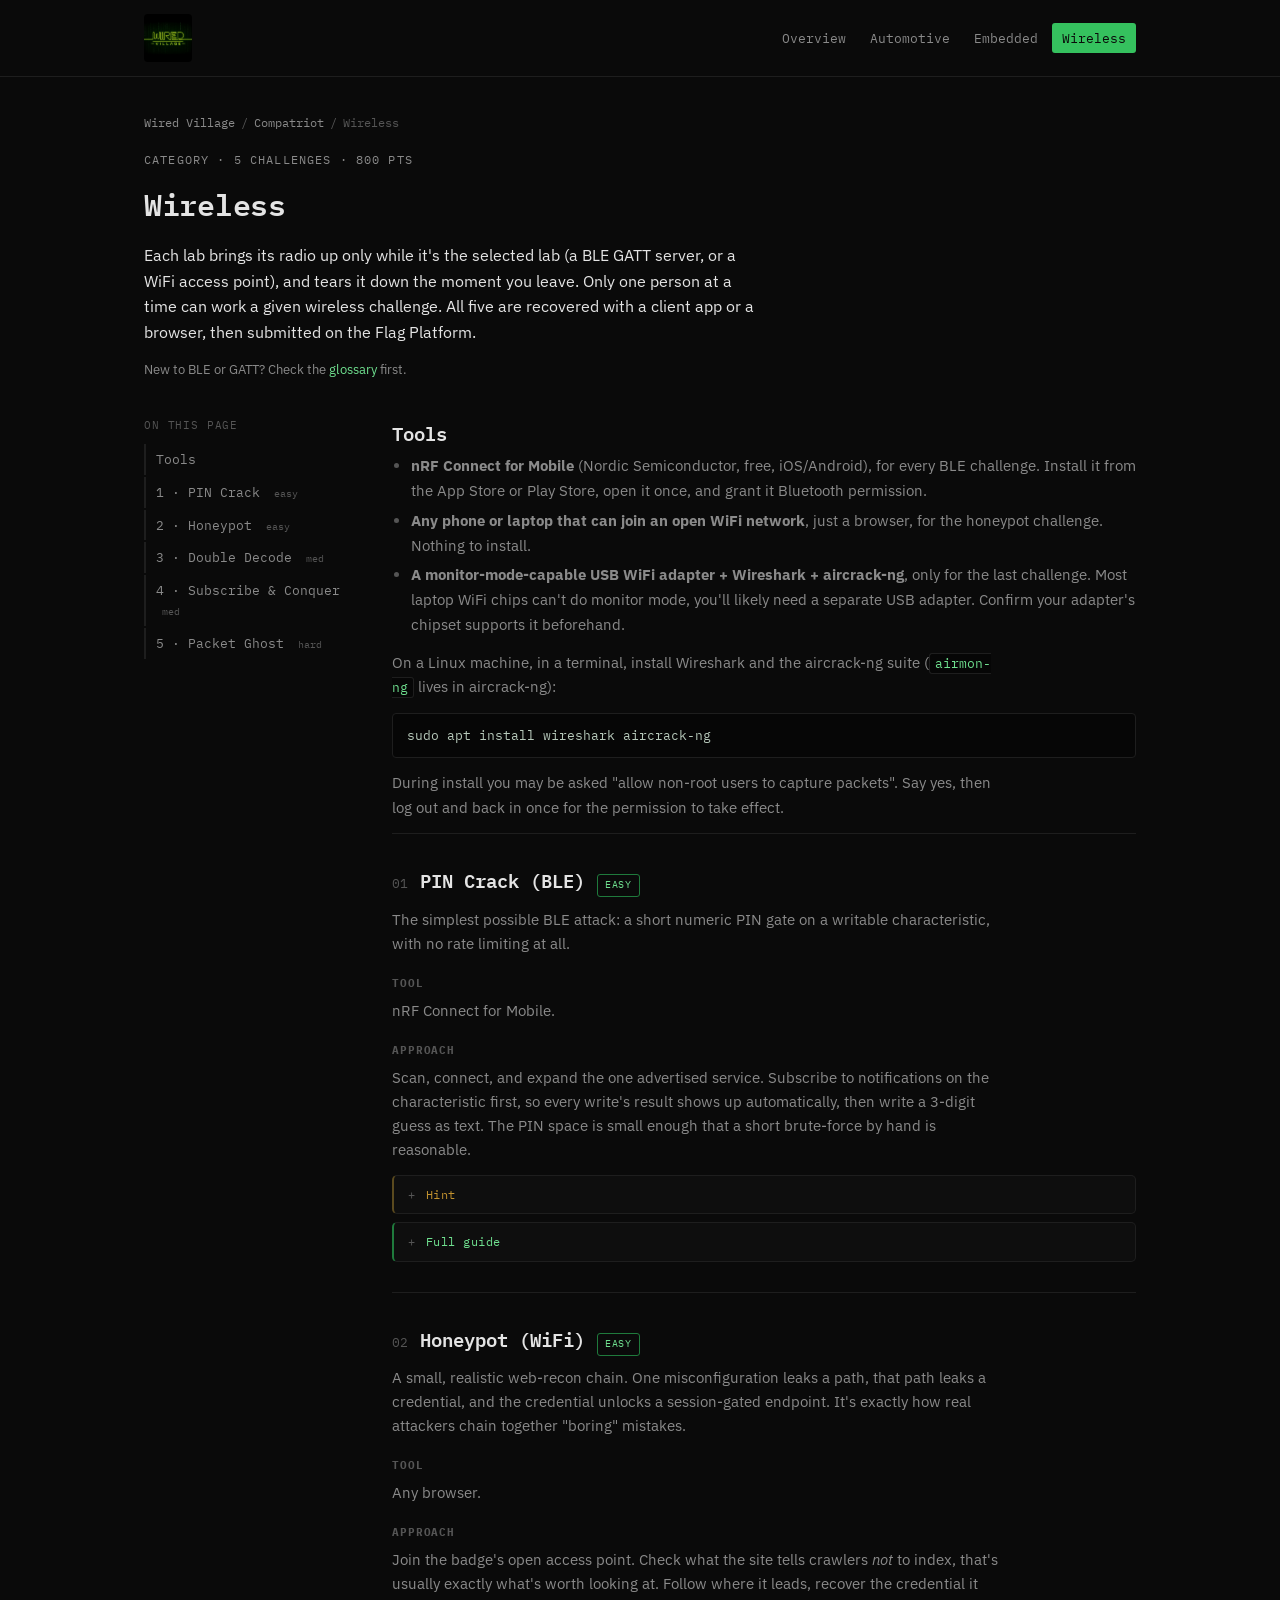
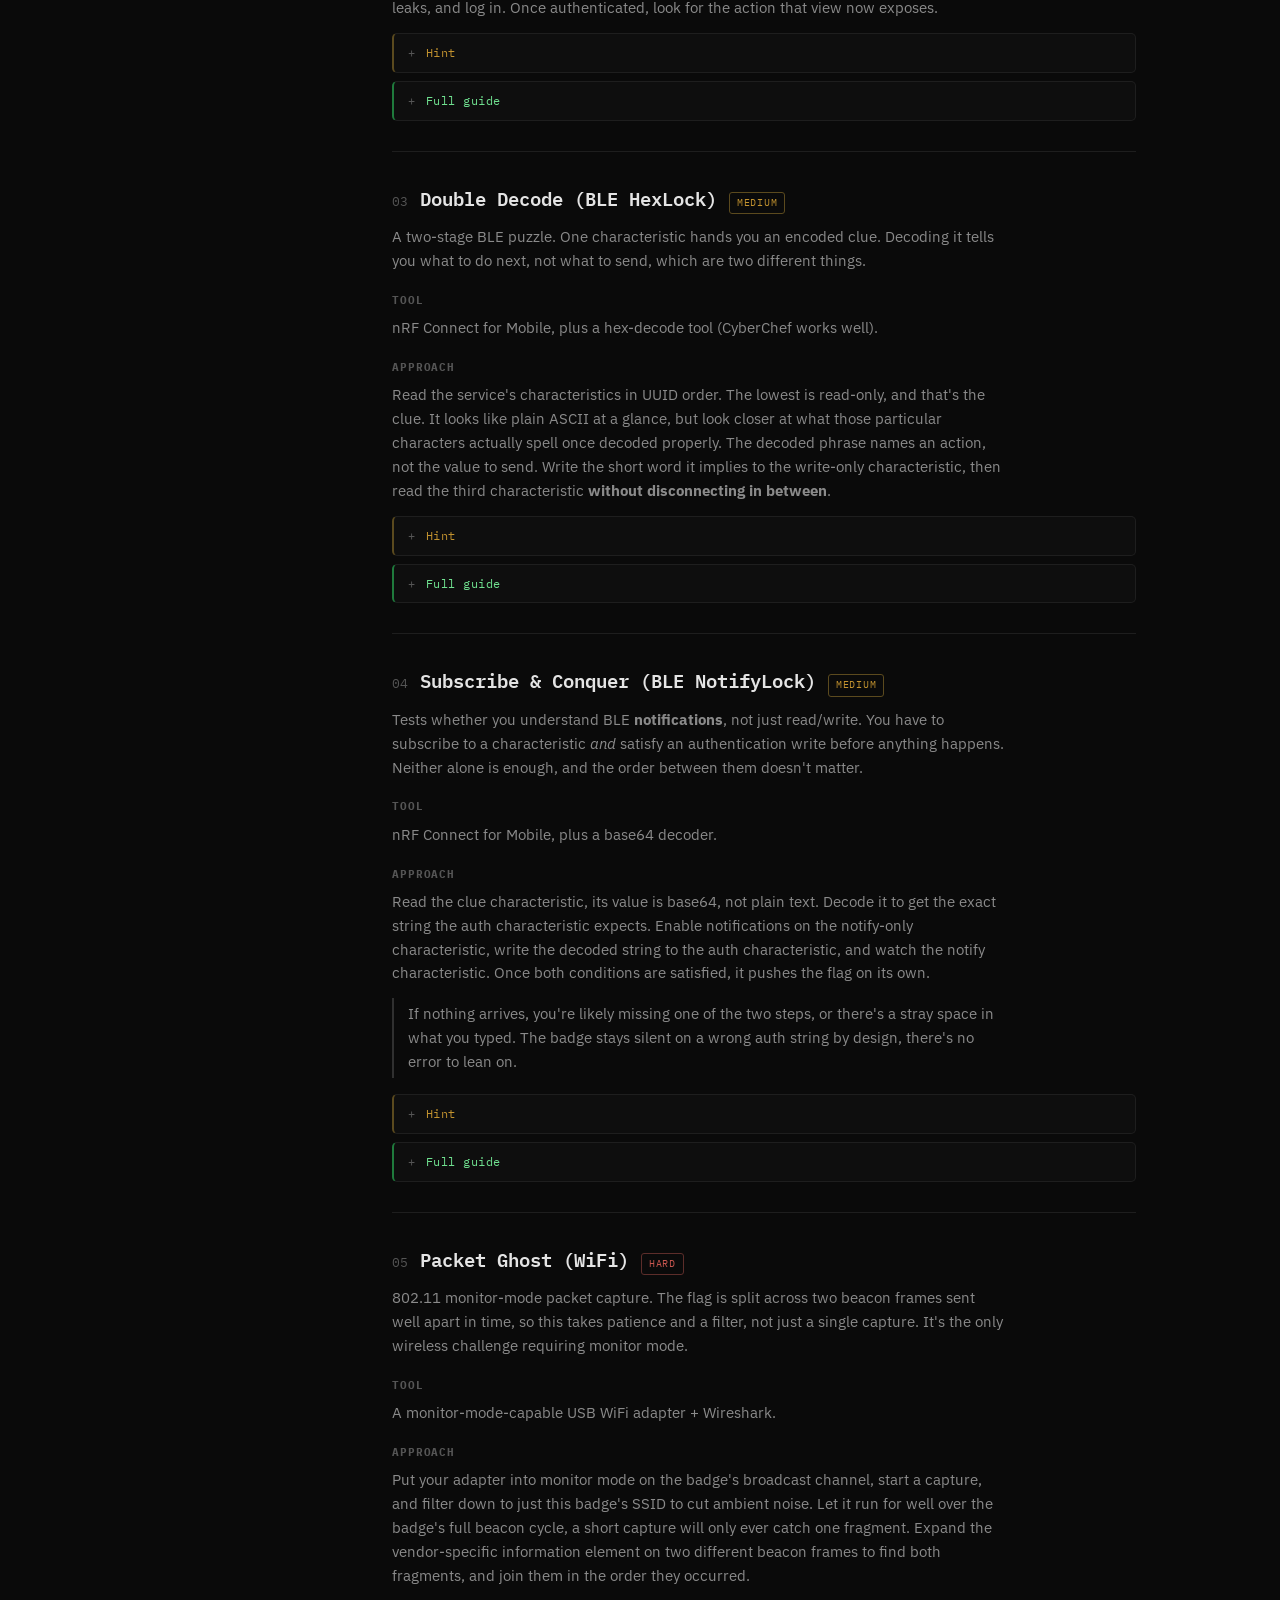
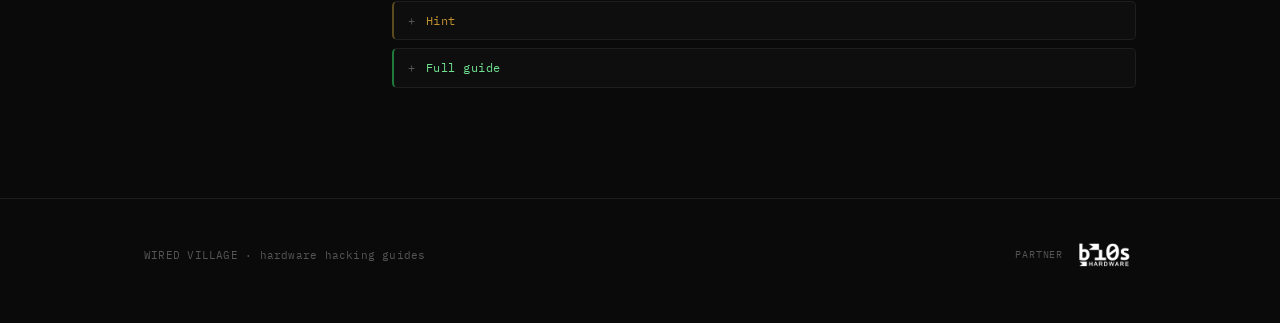
<file: compatriot/wireless.html>
<!doctype html>
<html lang="en">
<head>
<meta charset="utf-8">
<meta name="viewport" content="width=device-width, initial-scale=1">
<title>Wireless · Compatriot · Wired Village</title>
<link rel="icon" href="../assets/img/wired-village-logo.png">
<link rel="preconnect" href="https://fonts.googleapis.com">
<link rel="preconnect" href="https://fonts.gstatic.com" crossorigin>
<link href="https://fonts.googleapis.com/css2?family=IBM+Plex+Mono:wght@400;500;600;700&family=IBM+Plex+Sans:wght@400;500;600&display=swap" rel="stylesheet">
<link rel="stylesheet" href="../assets/css/site.css">
</head>
<body>

<header class="topbar">
  <div class="topbar-inner">
    <div class="brand">
      <a href="../index.html" style="display:flex;align-items:center;gap:9px;color:inherit;border-bottom:none;">
        <img src="../assets/img/wired-village-logo.png" alt="Wired Village">
      </a>
    </div>
    <nav class="navlinks">
      <a href="index.html">Overview</a>
      <a href="automotive.html">Automotive</a>
      <a href="embedded.html">Embedded</a>
      <a href="wireless.html" class="active">Wireless</a>
    </nav>
  </div>
</header>

<section class="wrap" style="padding: 36px 24px 0;">
  <p class="crumbs"><a href="../index.html">Wired Village</a><span class="sep">/</span><a href="index.html">Compatriot</a><span class="sep">/</span>Wireless</p>
  <p class="eyebrow">Category · 5 challenges · 800 pts</p>
  <h1>Wireless</h1>
  <p class="lead">
    Each lab brings its radio up only while it's the selected lab (a BLE GATT server, or a
    WiFi access point), and tears it down the moment you leave. Only one person at a time
    can work a given wireless challenge. All five are recovered with a client app or a
    browser, then submitted on the Flag Platform.
  </p>
  <p style="font-size:13px;">New to BLE or GATT? Check the
     <a href="index.html#glossary">glossary</a> first.</p>
</section>

<section class="wrap" style="padding: 24px 24px 60px;">
<div class="docs">

  <nav class="toc">
    <div class="toc-label">On this page</div>
    <ol>
      <li><a href="#tools">Tools</a></li>
      <li><a href="#c1">1 · PIN Crack <small>easy</small></a></li>
      <li><a href="#c2">2 · Honeypot <small>easy</small></a></li>
      <li><a href="#c3">3 · Double Decode <small>med</small></a></li>
      <li><a href="#c4">4 · Subscribe &amp; Conquer <small>med</small></a></li>
      <li><a href="#c5">5 · Packet Ghost <small>hard</small></a></li>
    </ol>
  </nav>

  <div class="content">

    <h2 id="tools">Tools</h2>
    <ul>
      <li><b>nRF Connect for Mobile</b> (Nordic Semiconductor, free, iOS/Android), for every BLE challenge. Install it from the App Store or Play Store, open it once, and grant it Bluetooth permission.</li>
      <li><b>Any phone or laptop that can join an open WiFi network</b>, just a browser, for the honeypot challenge. Nothing to install.</li>
      <li><b>A monitor-mode-capable USB WiFi adapter + Wireshark + aircrack-ng</b>, only for the last challenge. Most laptop WiFi chips can't do monitor mode, you'll likely need a separate USB adapter. Confirm your adapter's chipset supports it beforehand.</li>
    </ul>
    <p>On a Linux machine, in a terminal, install Wireshark and the aircrack-ng suite
       (<code>airmon-ng</code> lives in aircrack-ng):</p>
    <pre>sudo apt install wireshark aircrack-ng</pre>
    <p>During install you may be asked "allow non-root users to capture packets". Say
       yes, then log out and back in once for the permission to take effect.</p>

    <div class="entry" id="c1">
      <div class="entry-head"><span class="entry-num">01</span><h2 style="margin:0;">PIN Crack (BLE)</h2><span class="diff-tag easy">Easy</span></div>
      <p>The simplest possible BLE attack: a short numeric PIN gate on a writable
         characteristic, with no rate limiting at all.</p>
      <h4>Tool</h4>
      <p>nRF Connect for Mobile.</p>
      <h4>Approach</h4>
      <p>Scan, connect, and expand the one advertised service. Subscribe to notifications
         on the characteristic first, so every write's result shows up automatically, then
         write a 3-digit guess as text. The PIN space is small enough that a short
         brute-force by hand is reasonable.</p>

      <details class="reveal hint"><summary>Hint</summary><div class="reveal-body">
        <p>No lockout, no rate limit. The initial value even tells you the PIN is 3
           digits. Just try them.</p>
      </div></details>
      <details class="reveal guide"><summary>Full guide</summary><div class="reveal-body">
        <ol>
          <li>Open nRF Connect, scan, and connect to the badge's BLE advertisement.</li>
          <li>Expand the one service. There's one characteristic that supports both
            write and notify.</li>
          <li>Tap the notify icon first, so every write's result shows up automatically
            below the characteristic.</li>
          <li>Tap the write icon, switch the value type to text, enter <code>123</code>,
            and send.</li>
          <li>Watch the value update. A wrong guess changes it to an error message, a
            correct one changes it to the flag.</li>
        </ol>
      </div></details>
    </div>

    <div class="entry" id="c2">
      <div class="entry-head"><span class="entry-num">02</span><h2 style="margin:0;">Honeypot (WiFi)</h2><span class="diff-tag easy">Easy</span></div>
      <p>A small, realistic web-recon chain. One misconfiguration leaks a path, that path
         leaks a credential, and the credential unlocks a session-gated endpoint. It's
         exactly how real attackers chain together "boring" mistakes.</p>
      <h4>Tool</h4>
      <p>Any browser.</p>
      <h4>Approach</h4>
      <p>Join the badge's open access point. Check what the site tells crawlers
         <i>not</i> to index, that's usually exactly what's worth looking at. Follow
         where it leads, recover the credential it leaks, and log in. Once authenticated,
         look for the action that view now exposes.</p>

      <details class="reveal hint"><summary>Hint</summary><div class="reveal-body">
        <p>robots.txt tells you what they didn't want indexed, which is exactly what you
           want to look at.</p>
      </div></details>
      <details class="reveal guide"><summary>Full guide</summary><div class="reveal-body">
        <ol>
          <li>Join the open access point and browse to the badge's landing page.</li>
          <li>Open <code>/robots.txt</code>. It disallows a couple of paths, which is a
            map of exactly where to look next.</li>
          <li>Open the disallowed notes page. It leaks a username and password in plain
            text.</li>
          <li>Open the maintenance page and log in with those credentials.</li>
          <li>The authenticated view exposes a button or action that wasn't there before.
            Use it. The response carries the flag.</li>
        </ol>
        <p>Or do the whole thing from a terminal instead of a browser:</p>
        <pre>curl http://192.168.4.1/robots.txt
curl http://192.168.4.1/dev-notes.txt
curl -i -X POST http://192.168.4.1/login -d 'u=technician&p=&lt;password from the notes page&gt;'
# copy the session value out of the Set-Cookie header in that response, then:
curl -X POST http://192.168.4.1/maintenance/diagnostic -H 'Cookie: sid=&lt;paste it here&gt;'</pre>
      </div></details>
    </div>

    <div class="entry" id="c3">
      <div class="entry-head"><span class="entry-num">03</span><h2 style="margin:0;">Double Decode (BLE HexLock)</h2><span class="diff-tag med">Medium</span></div>
      <p>A two-stage BLE puzzle. One characteristic hands you an encoded clue. Decoding it
         tells you what to do next, not what to send, which are two different things.</p>
      <h4>Tool</h4>
      <p>nRF Connect for Mobile, plus a hex-decode tool (CyberChef works well).</p>
      <h4>Approach</h4>
      <p>Read the service's characteristics in UUID order. The lowest is read-only, and
         that's the clue. It looks like plain ASCII at a glance, but look closer at what
         those particular characters actually spell once decoded properly. The decoded
         phrase names an action, not the value to send. Write the short word it implies to
         the write-only characteristic, then read the third characteristic <b>without
         disconnecting in between</b>.</p>

      <details class="reveal hint"><summary>Hint</summary><div class="reveal-body">
        <p>The clue tells you what to do, not what to send. Pair up the hex digits two at
           a time and convert each pair to an ASCII character.</p>
      </div></details>
      <details class="reveal guide"><summary>Full guide</summary><div class="reveal-body">
        <ol>
          <li>Connect and expand the service. Three characteristics appear in UUID
            order: a read-only clue, a write-only unlock, and a read-only flag.</li>
          <li>Read the clue. Its value is a string of hex digit pairs, written out as
            ASCII characters.</li>
          <li>Hex-decode it (CyberChef's "From Hex", or
            <code>python3 -c "print(bytes.fromhex('...').decode())"</code>). The decoded
            phrase names an action, something like "write" plus a short word.</li>
          <li>Write just that short word to the unlock characteristic.</li>
          <li>Without disconnecting, read the flag characteristic. Its value has
            changed.</li>
        </ol>
      </div></details>
    </div>

    <div class="entry" id="c4">
      <div class="entry-head"><span class="entry-num">04</span><h2 style="margin:0;">Subscribe &amp; Conquer (BLE NotifyLock)</h2><span class="diff-tag med">Medium</span></div>
      <p>Tests whether you understand BLE <b>notifications</b>, not just read/write. You
         have to subscribe to a characteristic <i>and</i> satisfy an authentication write
         before anything happens. Neither alone is enough, and the order between them
         doesn't matter.</p>
      <h4>Tool</h4>
      <p>nRF Connect for Mobile, plus a base64 decoder.</p>
      <h4>Approach</h4>
      <p>Read the clue characteristic, its value is base64, not plain text. Decode it to
         get the exact string the auth characteristic expects. Enable notifications on
         the notify-only characteristic, write the decoded string to the auth
         characteristic, and watch the notify characteristic. Once both conditions are
         satisfied, it pushes the flag on its own.</p>
      <p class="note">If nothing arrives, you're likely missing one of the two steps, or
        there's a stray space in what you typed. The badge stays silent on a wrong auth
        string by design, there's no error to lean on.</p>

      <details class="reveal hint"><summary>Hint</summary><div class="reveal-body">
        <p>Two things need to be true at once: you're listening, and you've proven who
           you are. Base64-decode the clue to find the exact auth string.</p>
      </div></details>
      <details class="reveal guide"><summary>Full guide</summary><div class="reveal-body">
        <ol>
          <li>Connect and expand the service. Three characteristics: a read-only clue, a
            write-only auth, and a notify-only event.</li>
          <li>Read the clue. Its value is base64. Decode it (CyberChef's "From Base64",
            or <code>python3 -c "import base64; print(base64.b64decode('...').decode())"</code>).</li>
          <li>Enable notifications on the event characteristic.</li>
          <li>Write the decoded string to the auth characteristic, exactly as decoded, no
            stray leading or trailing space.</li>
          <li>Watch the event characteristic. Once both steps are done, a notification
            carrying the flag arrives on its own.</li>
        </ol>
      </div></details>
    </div>

    <div class="entry" id="c5">
      <div class="entry-head"><span class="entry-num">05</span><h2 style="margin:0;">Packet Ghost (WiFi)</h2><span class="diff-tag hard">Hard</span></div>
      <p>802.11 monitor-mode packet capture. The flag is split across two beacon frames
         sent well apart in time, so this takes patience and a filter, not just a single
         capture. It's the only wireless challenge requiring monitor mode.</p>
      <h4>Tool</h4>
      <p>A monitor-mode-capable USB WiFi adapter + Wireshark.</p>
      <h4>Approach</h4>
      <p>Put your adapter into monitor mode on the badge's broadcast channel, start a
         capture, and filter down to just this badge's SSID to cut ambient noise. Let it
         run for well over the badge's full beacon cycle, a short capture will only ever
         catch one fragment. Expand the vendor-specific information element on two
         different beacon frames to find both fragments, and join them in the order they
         occurred.</p>

      <details class="reveal hint"><summary>Hint</summary><div class="reveal-body">
        <p>One beacon won't have the whole flag. Wait for the second one, it's sent on a
           longer delay than the first.</p>
      </div></details>
      <details class="reveal guide"><summary>Full guide</summary><div class="reveal-body">
        <ol>
          <li>Put your adapter into monitor mode on the badge's channel
            (<code>airmon-ng start &lt;iface&gt; &lt;channel&gt;</code>, or the
            equivalent <code>iw</code> commands).</li>
          <li>Start Wireshark on the monitor interface and filter on
            <code>wlan.ssid == "..."</code> to cut the noise down to just this badge.</li>
          <li>Let it capture for at least 10-12 seconds, long enough to see a full
            cycle of both fragments.</li>
          <li>Click a beacon frame and expand the vendor-specific information element
            under the 802.11 management tag. The raw bytes there are fragment text.</li>
          <li>Check a second, later beacon frame the same way. You should find a
            different fragment there.</li>
          <li>Join the two fragments in the order they appeared in time.</li>
        </ol>
      </div></details>
    </div>

  </div>
</div>
</section>

<footer>
  <div class="wrap foot-inner">
    <div class="foot-left">WIRED VILLAGE · hardware hacking guides</div>
    <div class="partner">
      <span>Partner</span>
      <img src="../assets/img/bi0s-hardware-logo.png" alt="bi0s hardware">
    </div>
  </div>
</footer>

</body>
</html>
</file>
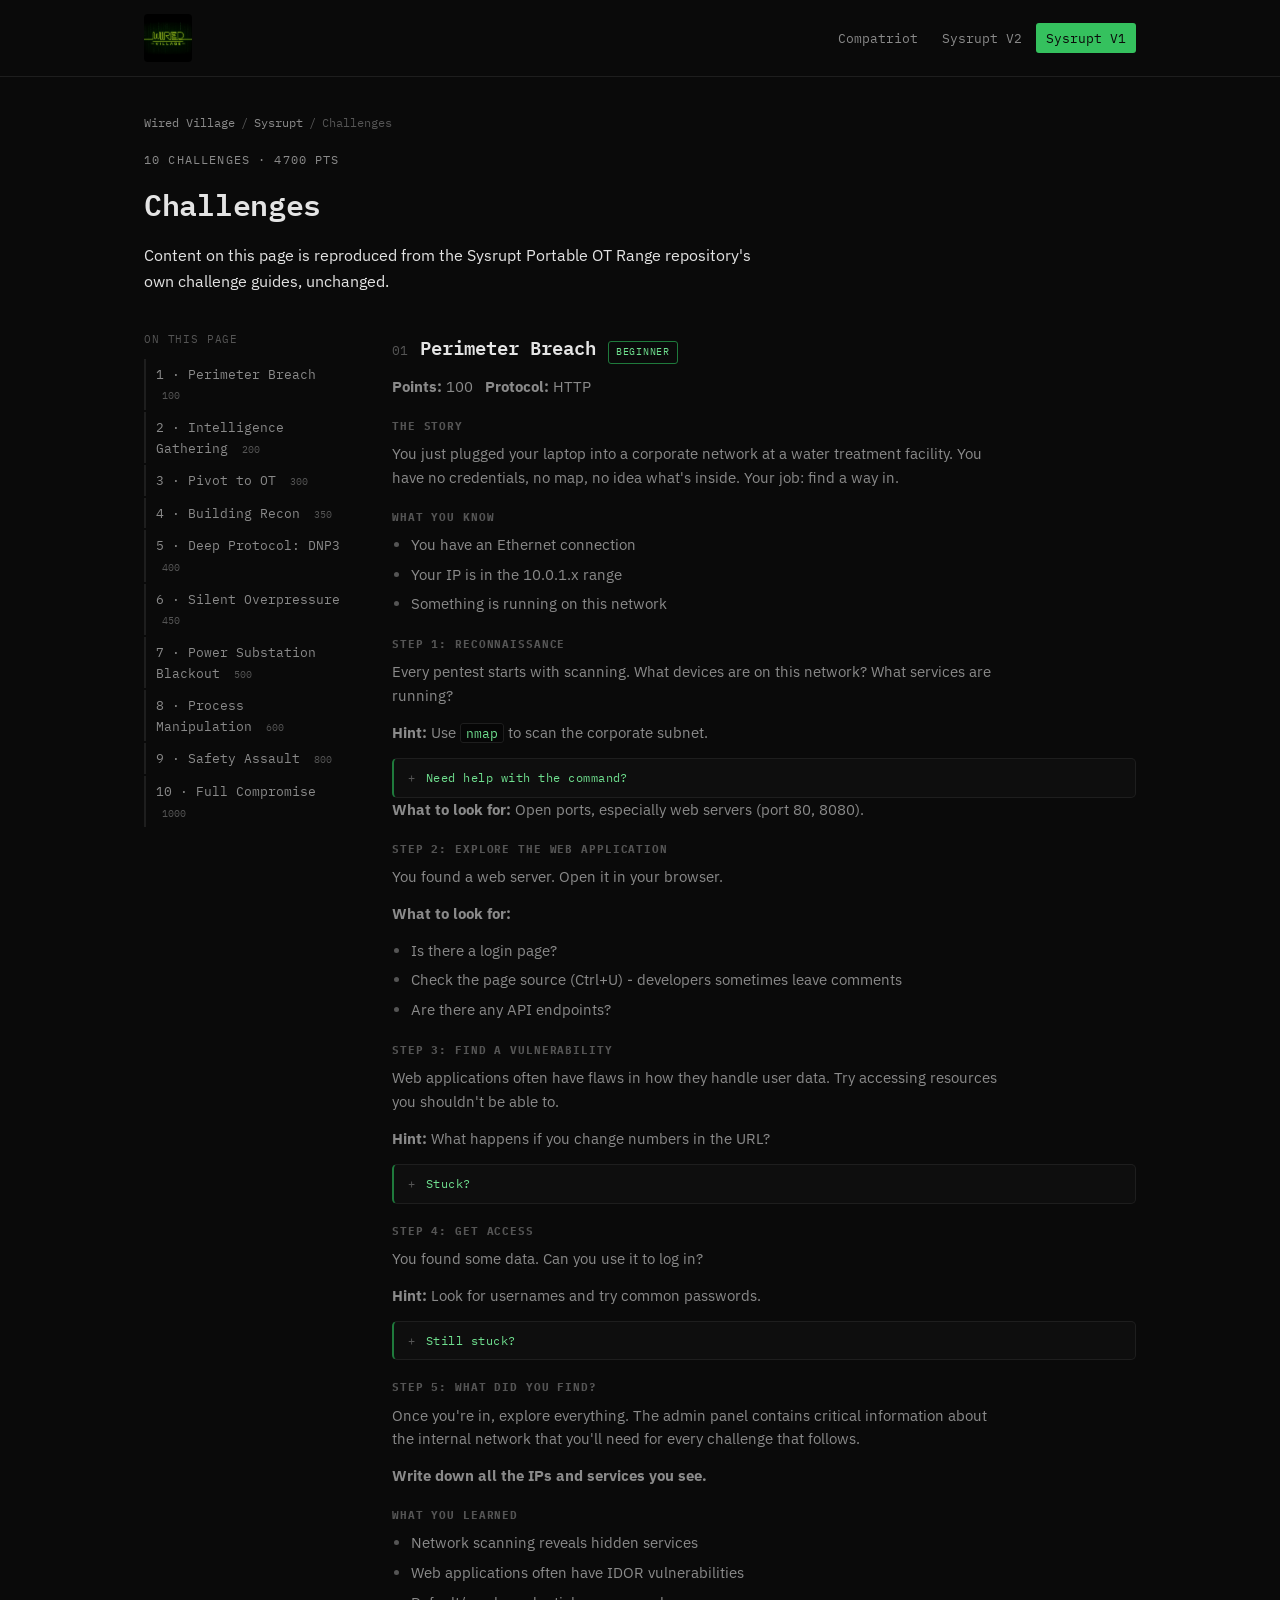
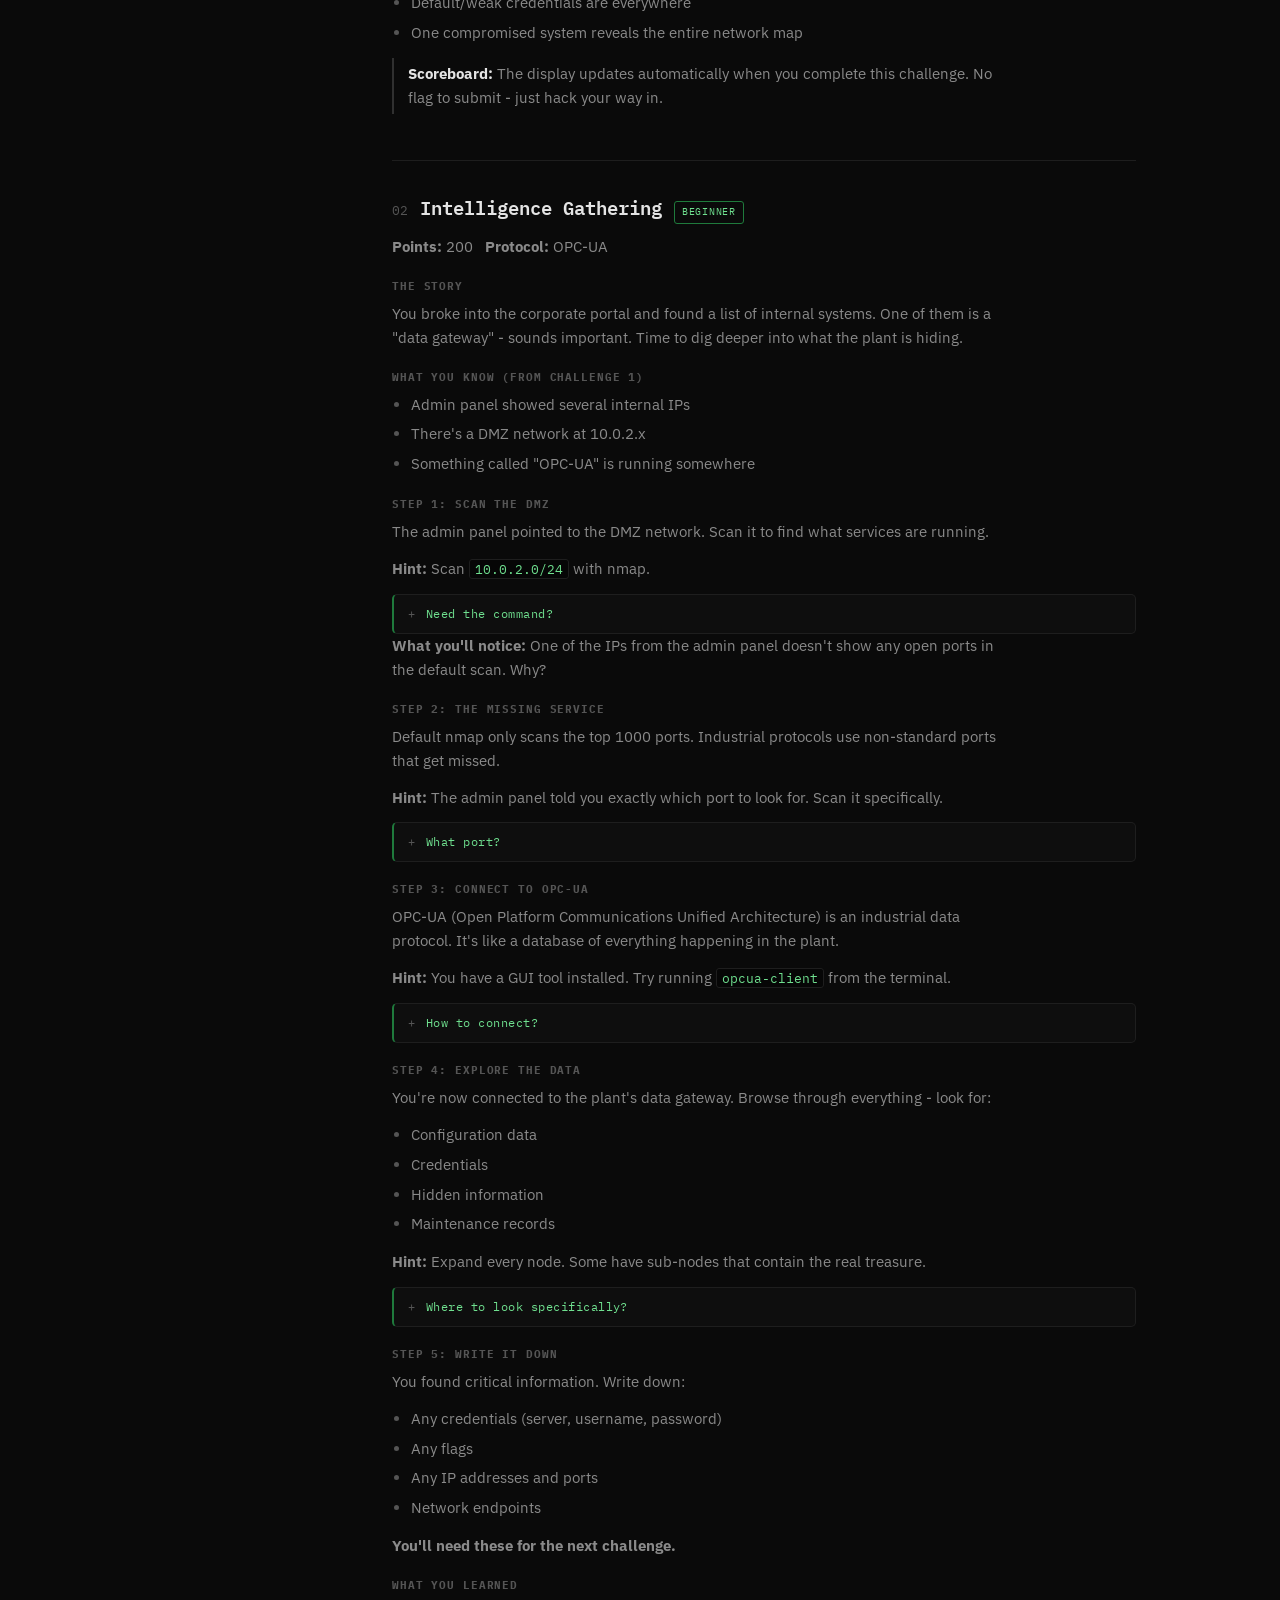
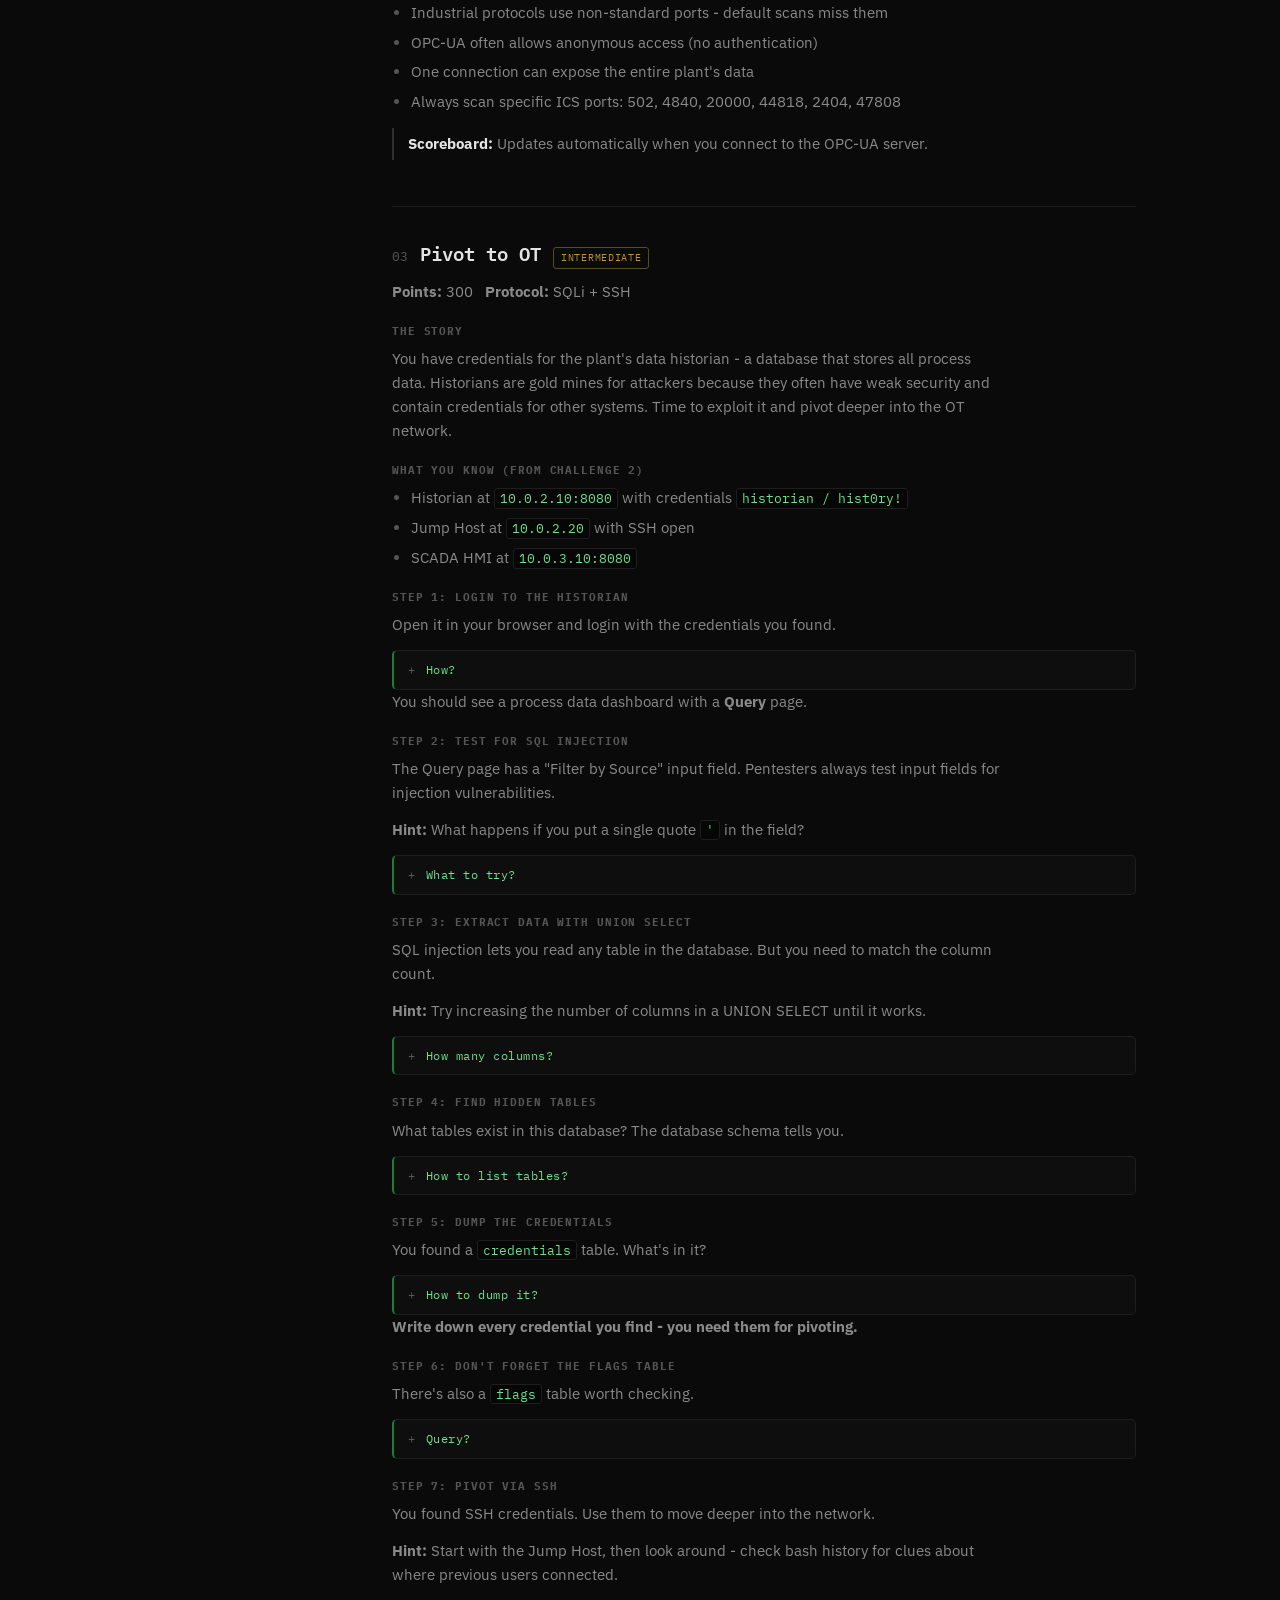
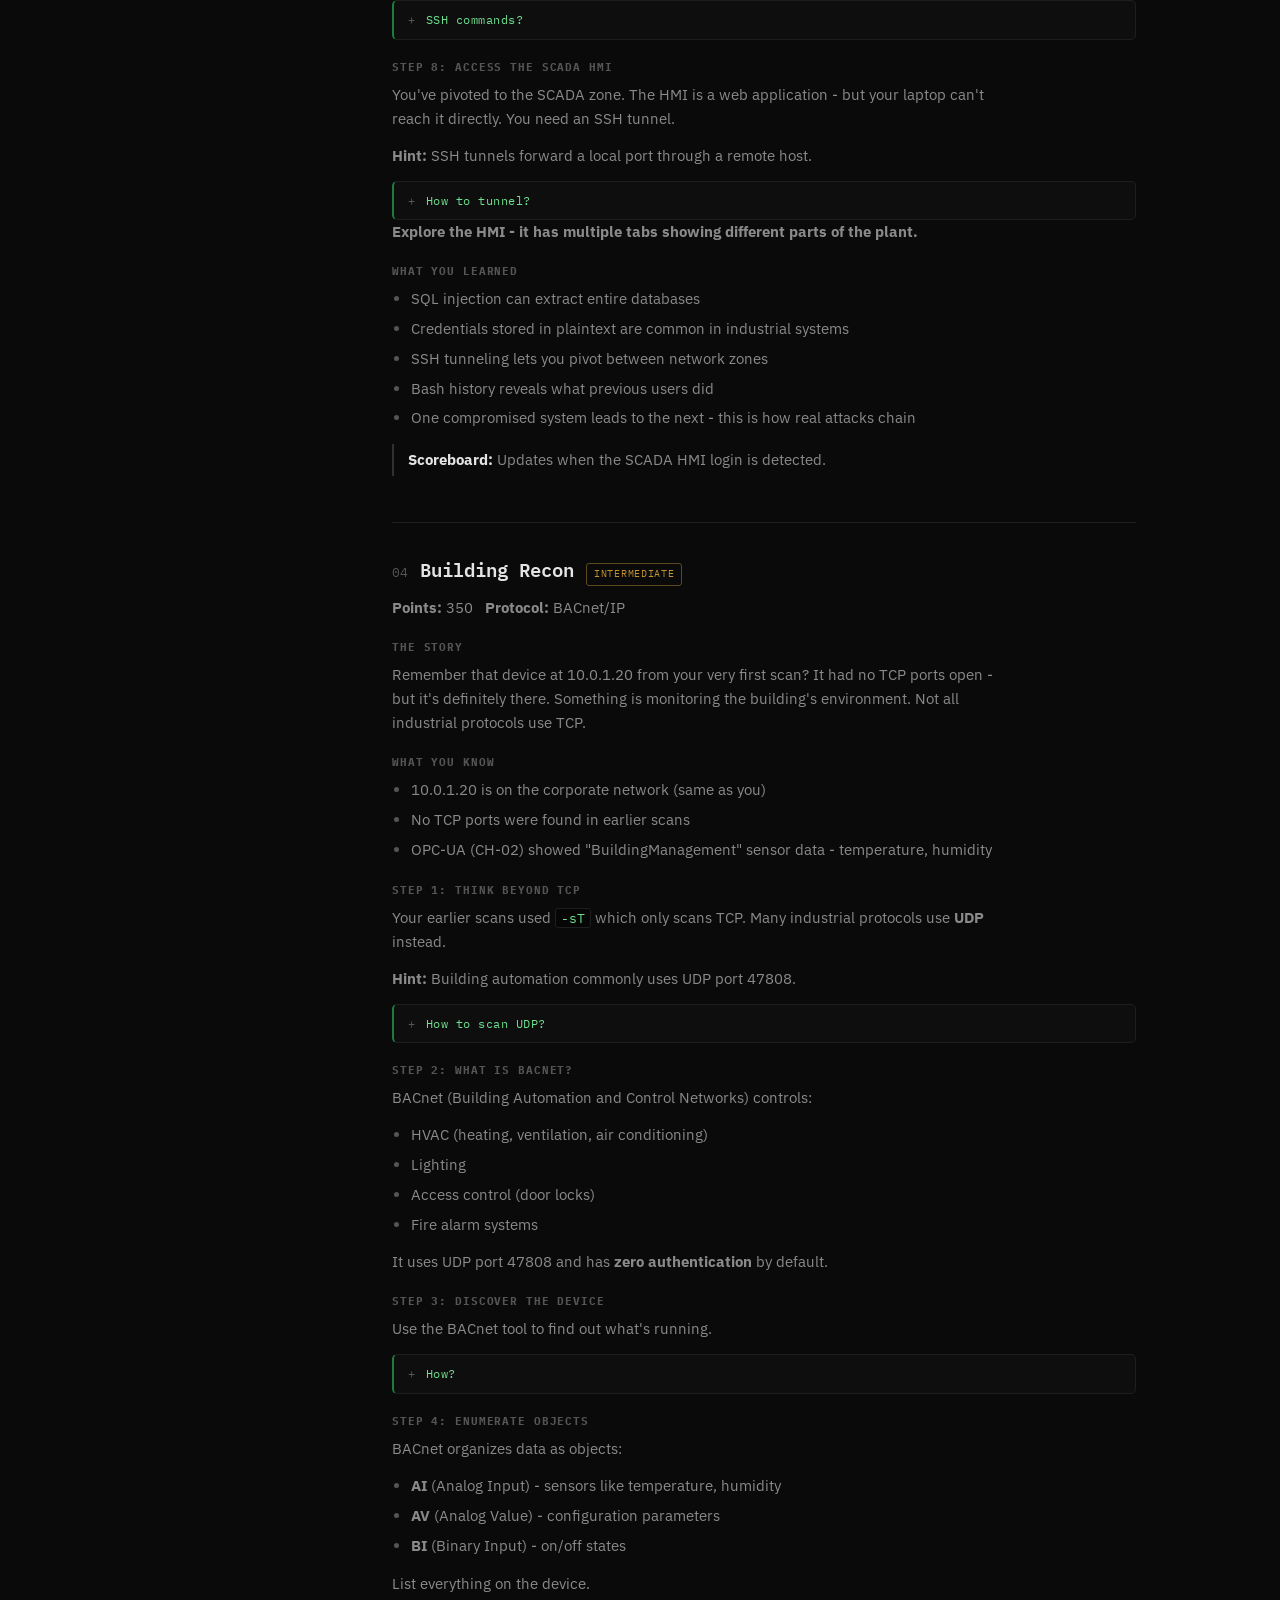
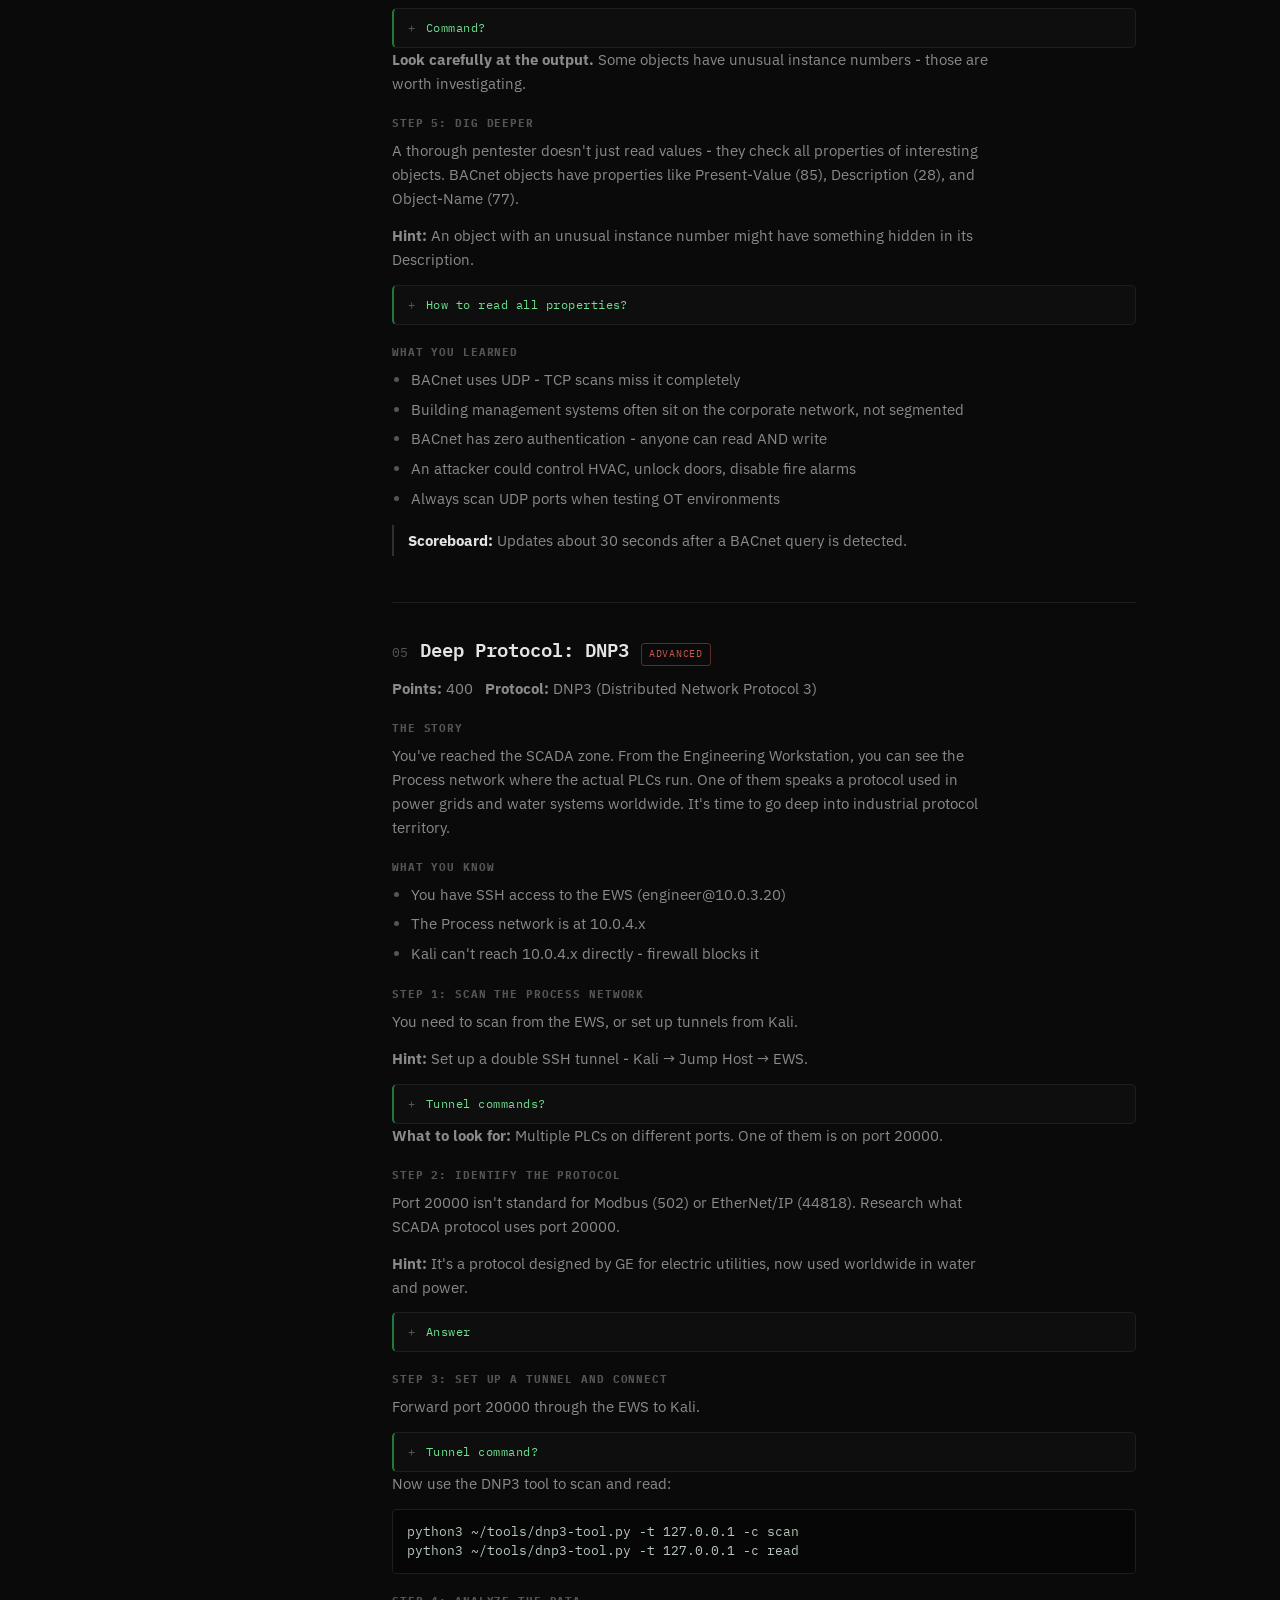
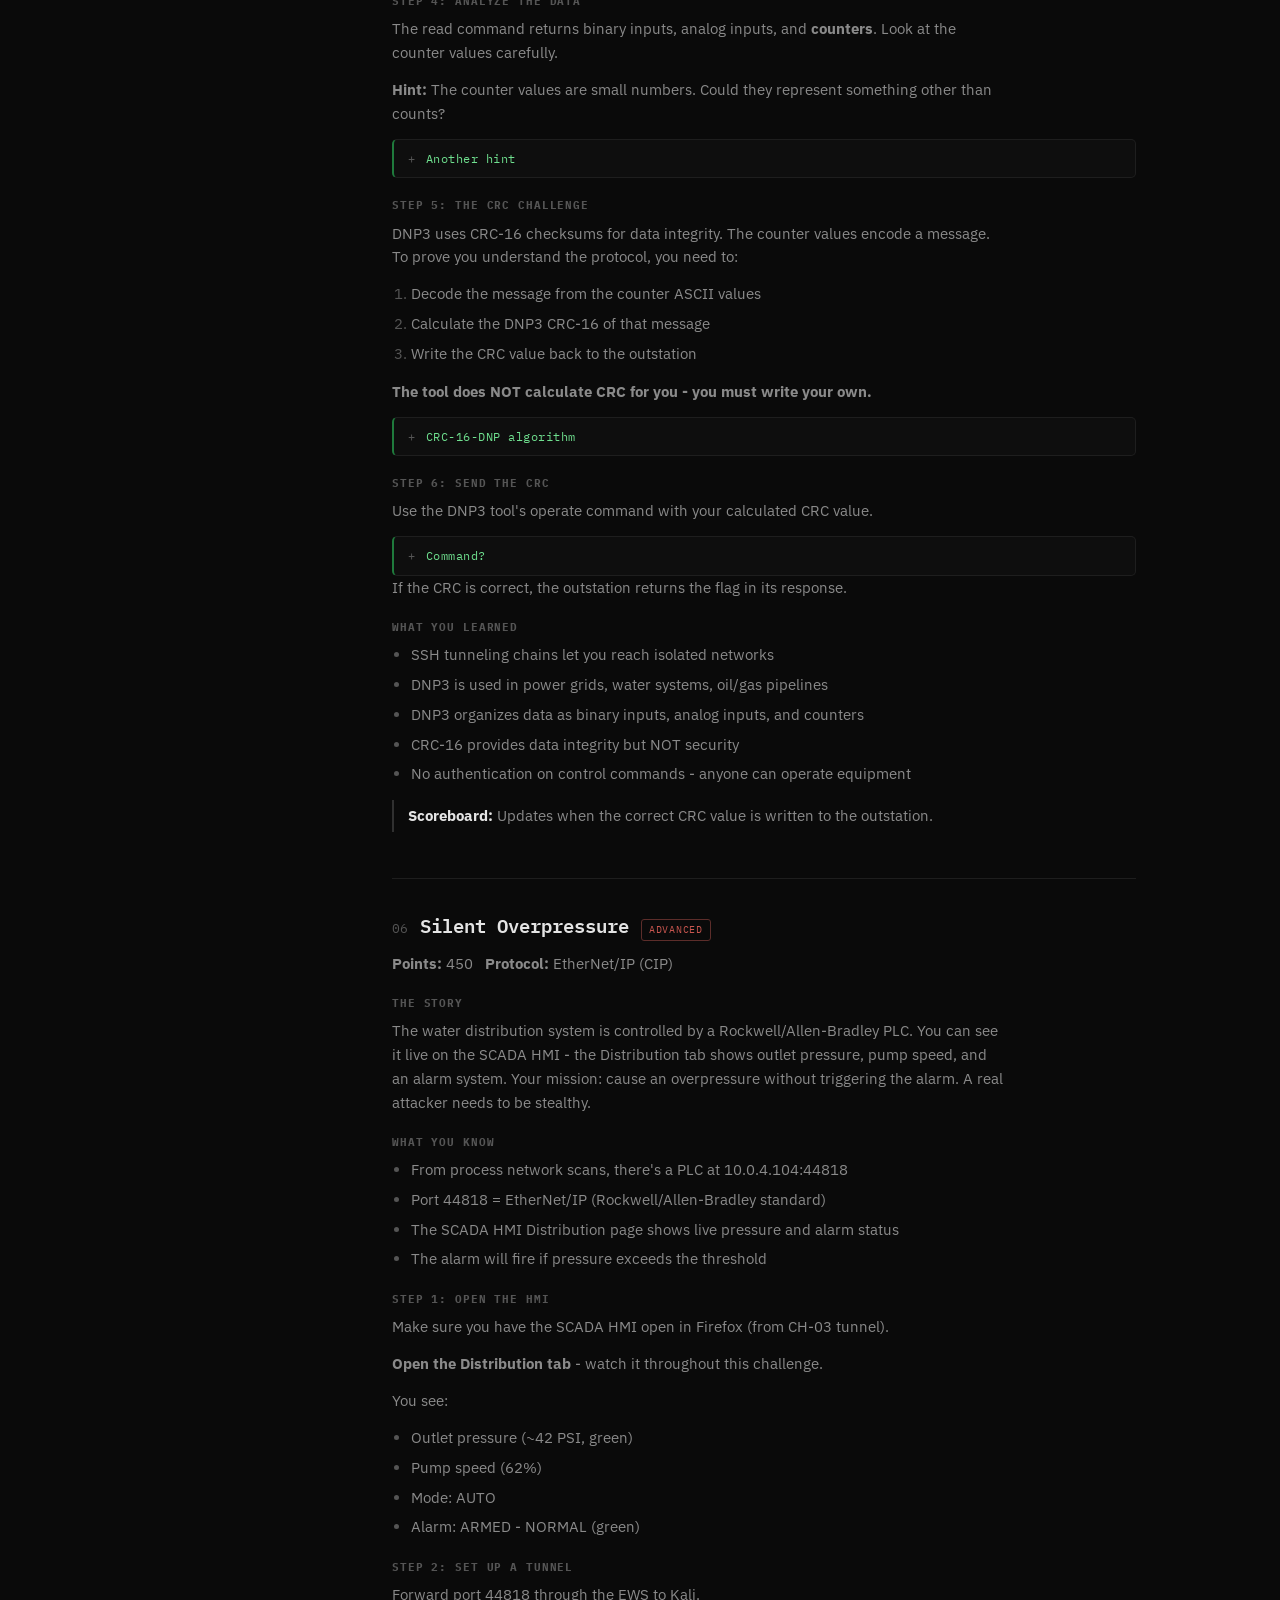
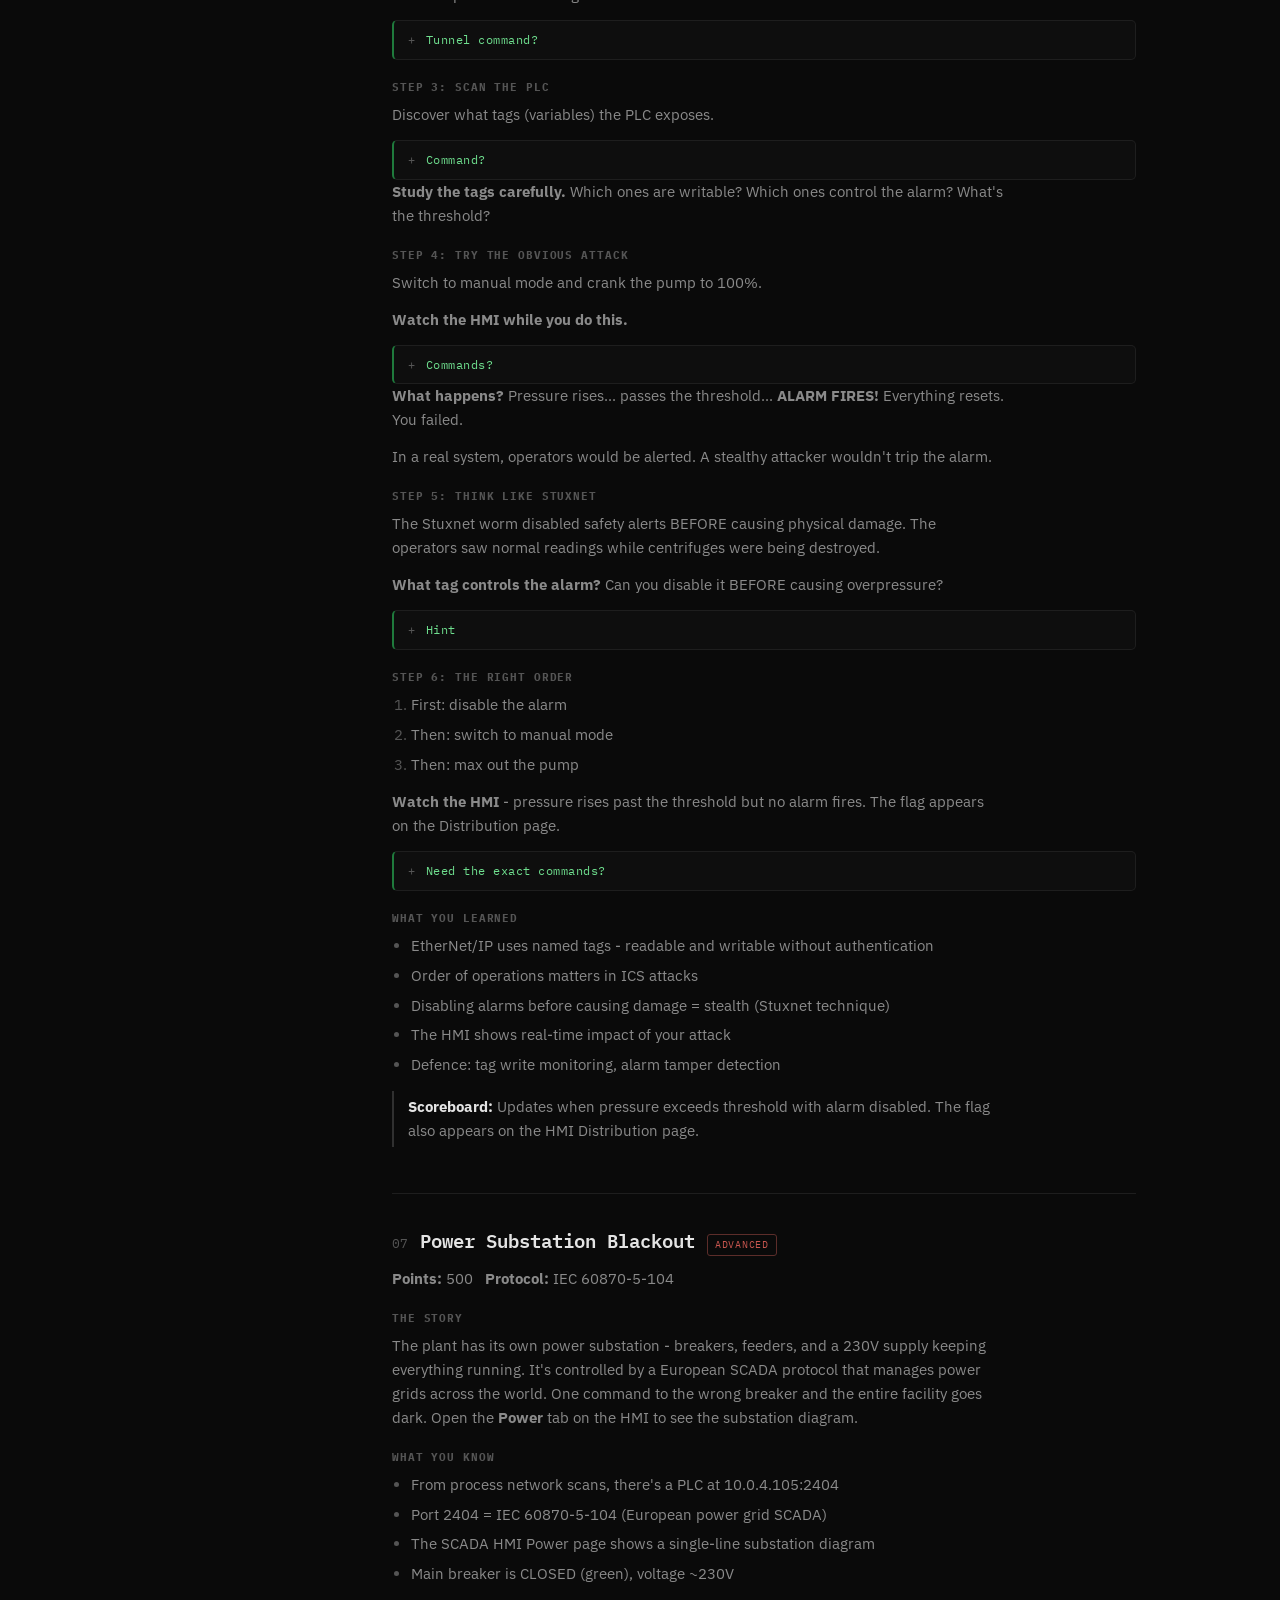
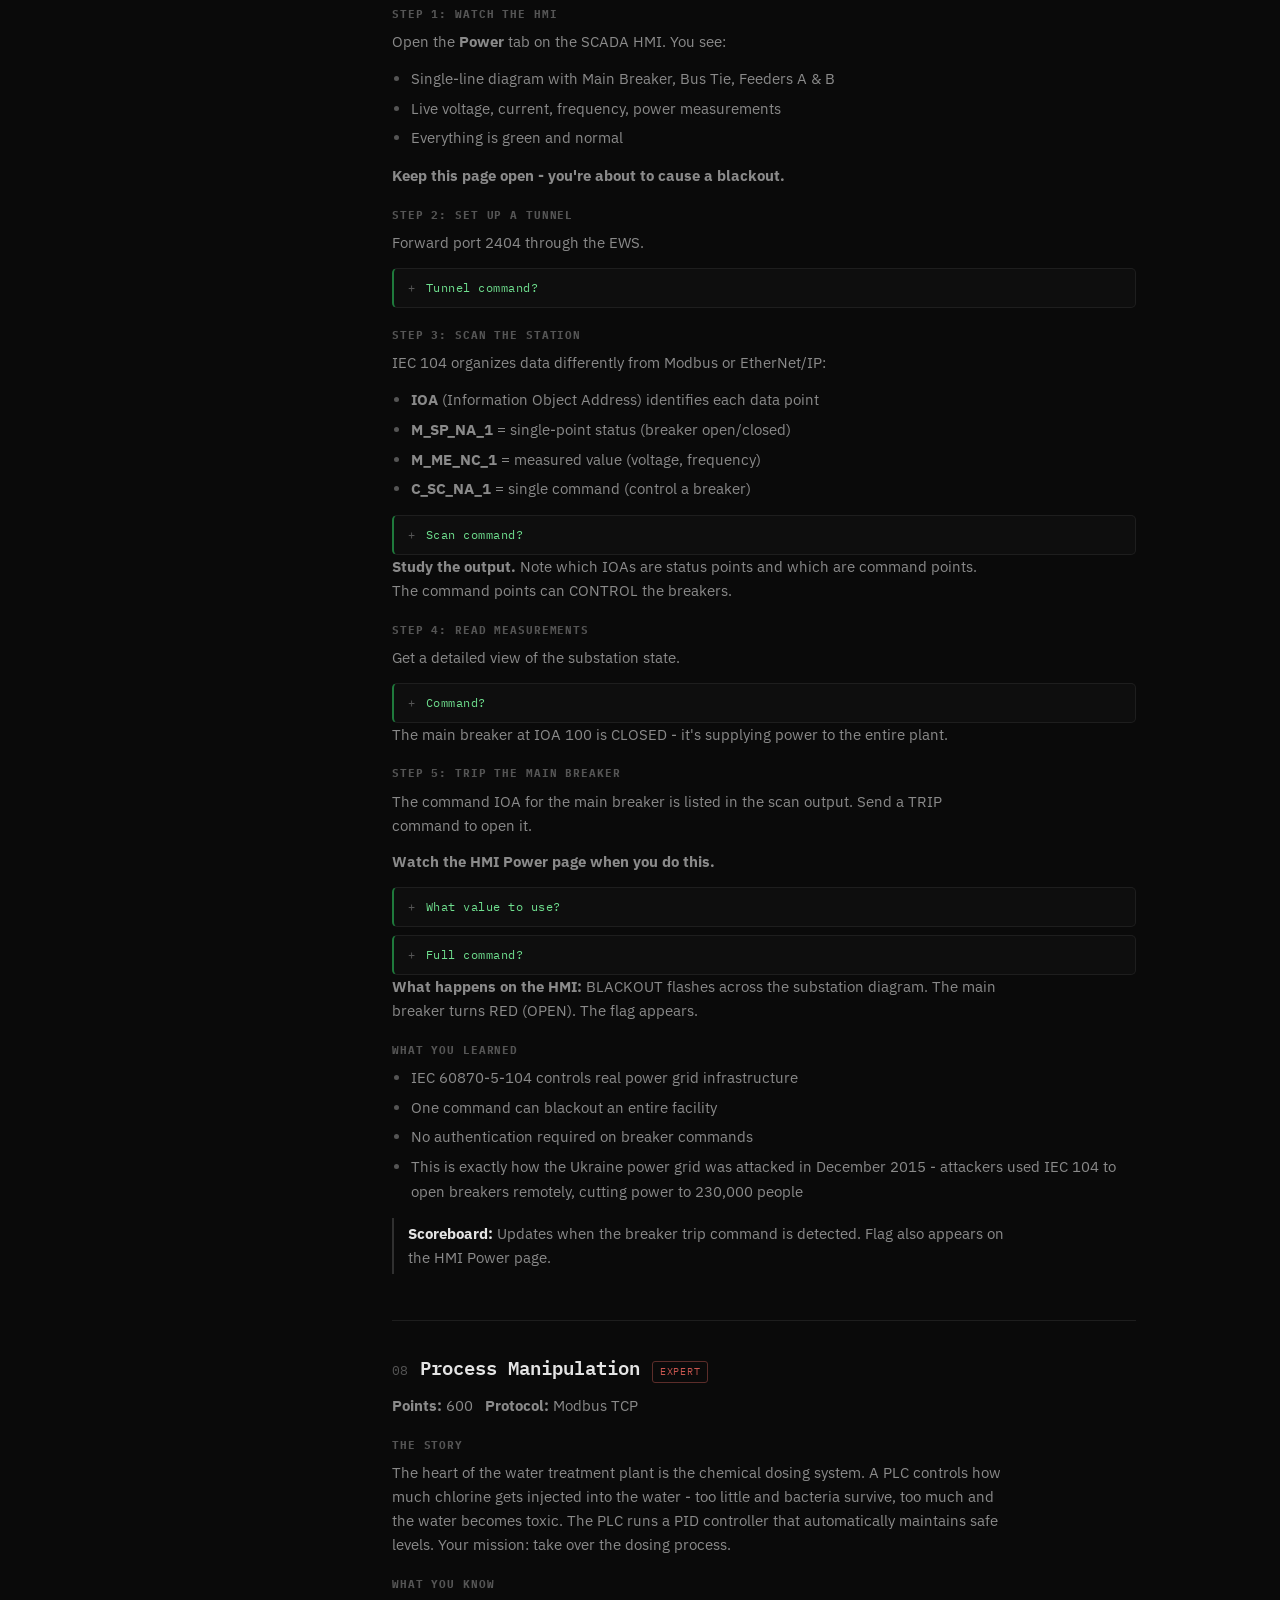
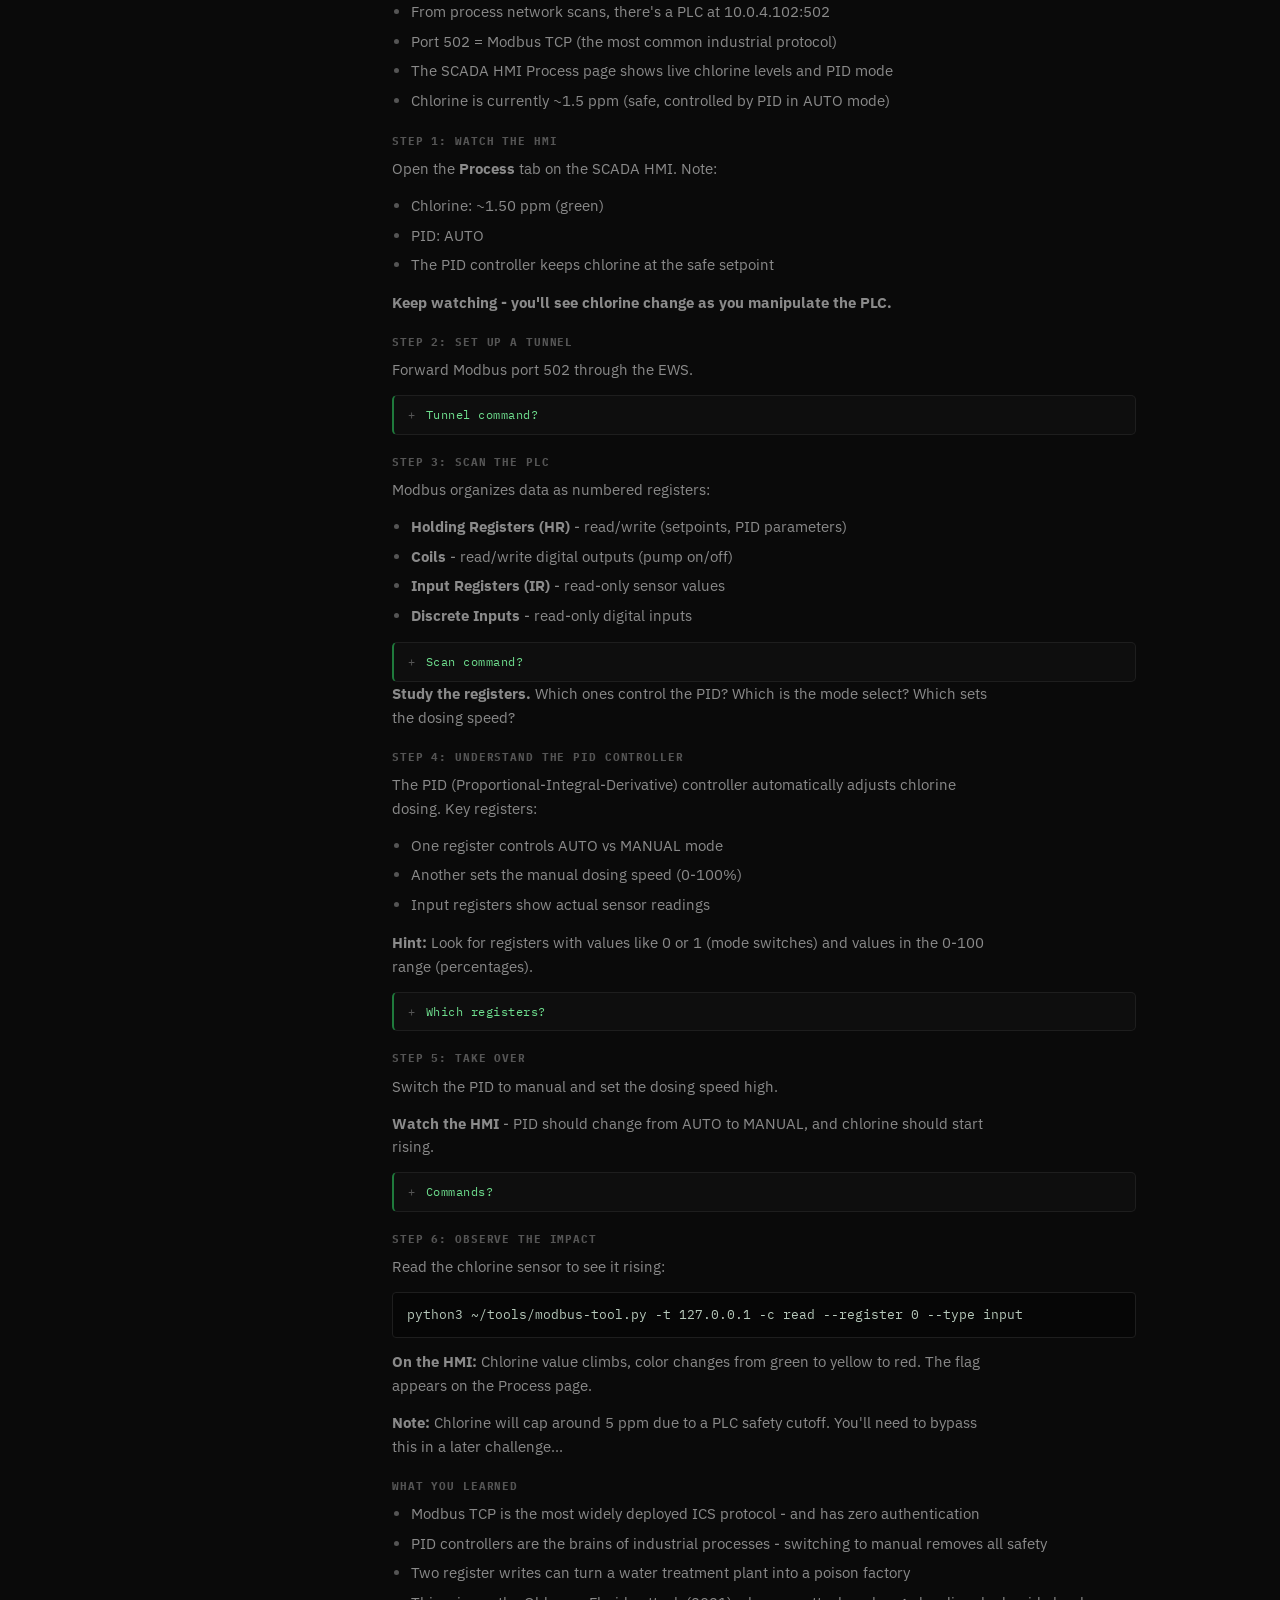
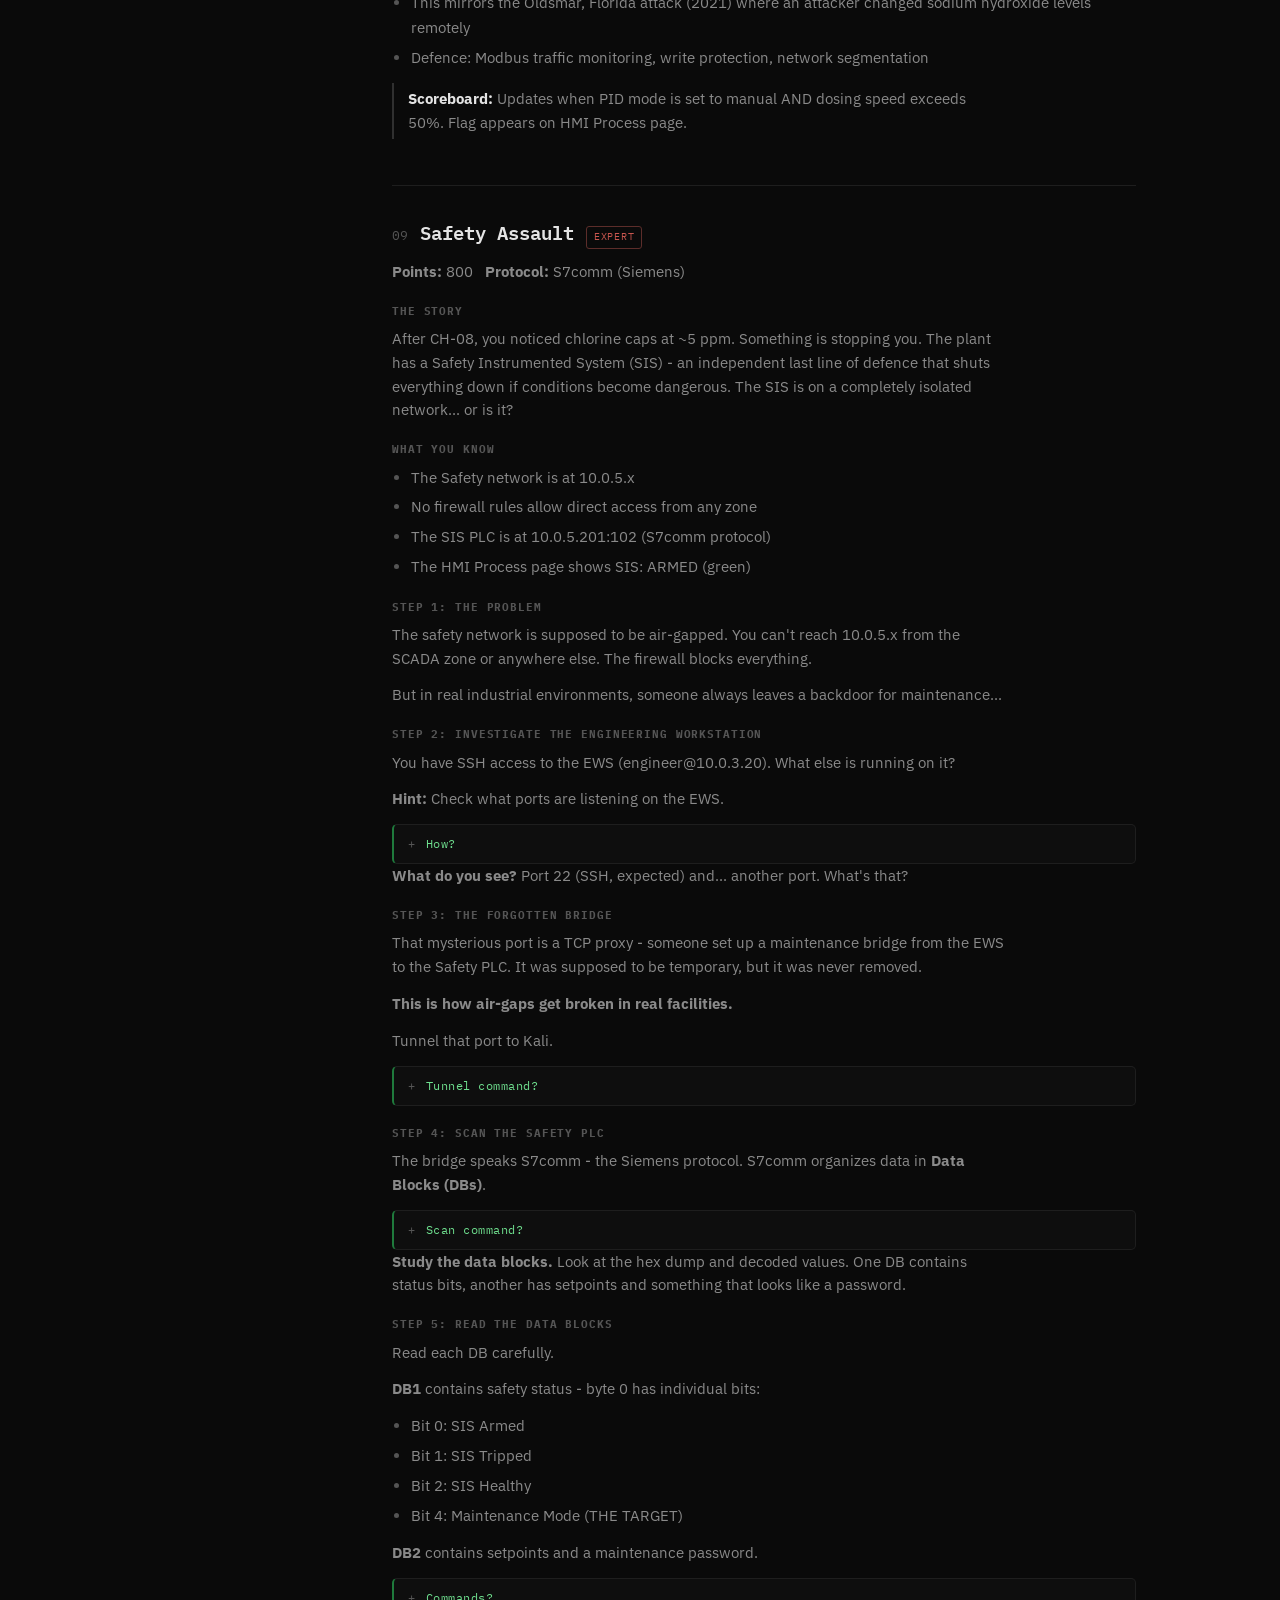
<file: sysrupt/challenges.html>
<!doctype html>
<html lang="en">
<head>
<meta charset="utf-8">
<meta name="viewport" content="width=device-width, initial-scale=1">
<title>Challenges · Sysrupt · Wired Village</title>
<link rel="icon" href="../assets/img/wired-village-logo.png">
<link rel="preconnect" href="https://fonts.googleapis.com">
<link rel="preconnect" href="https://fonts.gstatic.com" crossorigin>
<link href="https://fonts.googleapis.com/css2?family=IBM+Plex+Mono:wght@400;500;600;700&family=IBM+Plex+Sans:wght@400;500;600&display=swap" rel="stylesheet">
<link rel="stylesheet" href="../assets/css/site.css">
</head>
<body>

<header class="topbar">
  <div class="topbar-inner">
    <div class="brand">
      <a href="../index.html" style="display:flex;align-items:center;gap:9px;color:inherit;border-bottom:none;">
        <img src="../assets/img/wired-village-logo.png" alt="Wired Village">
      </a>
    </div>
    <nav class="navlinks">
      <a href="../compatriot/index.html">Compatriot</a>
      <a href="../sysrupt-v2/index.html">Sysrupt V2</a>
      <a href="index.html" class="active">Sysrupt V1</a>
    </nav>
  </div>
</header>

<section class="wrap" style="padding: 36px 24px 0;">
  <p class="crumbs"><a href="../index.html">Wired Village</a><span class="sep">/</span><a href="index.html">Sysrupt</a><span class="sep">/</span>Challenges</p>
  <p class="eyebrow">10 challenges · 4700 pts</p>
  <h1>Challenges</h1>
  <p class="lead">Content on this page is reproduced from the Sysrupt Portable OT Range repository's own challenge guides, unchanged.</p>
</section>

<section class="wrap" style="padding: 24px 24px 60px;">
<div class="docs">

  <nav class="toc">
    <div class="toc-label">On this page</div>
    <ol>
      <li><a href="#ch01">1 · Perimeter Breach <small>100</small></a></li>
      <li><a href="#ch02">2 · Intelligence Gathering <small>200</small></a></li>
      <li><a href="#ch03">3 · Pivot to OT <small>300</small></a></li>
      <li><a href="#ch04">4 · Building Recon <small>350</small></a></li>
      <li><a href="#ch05">5 · Deep Protocol: DNP3 <small>400</small></a></li>
      <li><a href="#ch06">6 · Silent Overpressure <small>450</small></a></li>
      <li><a href="#ch07">7 · Power Substation Blackout <small>500</small></a></li>
      <li><a href="#ch08">8 · Process Manipulation <small>600</small></a></li>
      <li><a href="#ch09">9 · Safety Assault <small>800</small></a></li>
      <li><a href="#ch10">10 · Full Compromise <small>1000</small></a></li>
    </ol>
  </nav>

  <div class="content">

    <!-- ============================================================ CH01 -->
    <div class="entry" id="ch01">
      <div class="entry-head"><span class="entry-num">01</span><h2 style="margin:0;">Perimeter Breach</h2><span class="diff-tag easy">Beginner</span></div>
      <p><b>Points:</b> 100 &nbsp; <b>Protocol:</b> HTTP</p>

      <h4>The Story</h4>
      <p>You just plugged your laptop into a corporate network at a water treatment facility. You have no credentials, no map, no idea what's inside. Your job: find a way in.</p>

      <h4>What You Know</h4>
      <ul>
        <li>You have an Ethernet connection</li>
        <li>Your IP is in the 10.0.1.x range</li>
        <li>Something is running on this network</li>
      </ul>

      <h4>Step 1: Reconnaissance</h4>
      <p>Every pentest starts with scanning. What devices are on this network? What services are running?</p>
      <p><b>Hint:</b> Use <code>nmap</code> to scan the corporate subnet.</p>
      <details class="reveal guide"><summary>Need help with the command?</summary><div class="reveal-body">
        <pre>nmap -sT 10.0.1.0/24</pre>
      </div></details>
      <p><b>What to look for:</b> Open ports, especially web servers (port 80, 8080).</p>

      <h4>Step 2: Explore the Web Application</h4>
      <p>You found a web server. Open it in your browser.</p>
      <p><b>What to look for:</b></p>
      <ul>
        <li>Is there a login page?</li>
        <li>Check the page source (Ctrl+U) - developers sometimes leave comments</li>
        <li>Are there any API endpoints?</li>
      </ul>

      <h4>Step 3: Find a Vulnerability</h4>
      <p>Web applications often have flaws in how they handle user data. Try accessing resources you shouldn't be able to.</p>
      <p><b>Hint:</b> What happens if you change numbers in the URL?</p>
      <details class="reveal guide"><summary>Stuck?</summary><div class="reveal-body">
        <p>Try accessing employee records by ID:</p>
        <pre>http://&lt;ip&gt;/api/employee/1
http://&lt;ip&gt;/api/employee/2</pre>
        <p>This is called IDOR (Insecure Direct Object Reference).</p>
      </div></details>

      <h4>Step 4: Get Access</h4>
      <p>You found some data. Can you use it to log in?</p>
      <p><b>Hint:</b> Look for usernames and try common passwords.</p>
      <details class="reveal guide"><summary>Still stuck?</summary><div class="reveal-body">
        <p>Try common credentials: admin/admin, admin/admin123, admin/password</p>
      </div></details>

      <h4>Step 5: What Did You Find?</h4>
      <p>Once you're in, explore everything. The admin panel contains critical information about the internal network that you'll need for every challenge that follows.</p>
      <p><b>Write down all the IPs and services you see.</b></p>

      <h4>What You Learned</h4>
      <ul>
        <li>Network scanning reveals hidden services</li>
        <li>Web applications often have IDOR vulnerabilities</li>
        <li>Default/weak credentials are everywhere</li>
        <li>One compromised system reveals the entire network map</li>
      </ul>

      <p class="note"><b>Scoreboard:</b> The display updates automatically when you complete this challenge. No flag to submit - just hack your way in.</p>
    </div>

    <!-- ============================================================ CH02 -->
    <div class="entry" id="ch02">
      <div class="entry-head"><span class="entry-num">02</span><h2 style="margin:0;">Intelligence Gathering</h2><span class="diff-tag easy">Beginner</span></div>
      <p><b>Points:</b> 200 &nbsp; <b>Protocol:</b> OPC-UA</p>

      <h4>The Story</h4>
      <p>You broke into the corporate portal and found a list of internal systems. One of them is a "data gateway" - sounds important. Time to dig deeper into what the plant is hiding.</p>

      <h4>What You Know (from Challenge 1)</h4>
      <ul>
        <li>Admin panel showed several internal IPs</li>
        <li>There's a DMZ network at 10.0.2.x</li>
        <li>Something called "OPC-UA" is running somewhere</li>
      </ul>

      <h4>Step 1: Scan the DMZ</h4>
      <p>The admin panel pointed to the DMZ network. Scan it to find what services are running.</p>
      <p><b>Hint:</b> Scan <code>10.0.2.0/24</code> with nmap.</p>
      <details class="reveal guide"><summary>Need the command?</summary><div class="reveal-body">
        <pre>nmap -sT 10.0.2.0/24</pre>
      </div></details>
      <p><b>What you'll notice:</b> One of the IPs from the admin panel doesn't show any open ports in the default scan. Why?</p>

      <h4>Step 2: The Missing Service</h4>
      <p>Default nmap only scans the top 1000 ports. Industrial protocols use non-standard ports that get missed.</p>
      <p><b>Hint:</b> The admin panel told you exactly which port to look for. Scan it specifically.</p>
      <details class="reveal guide"><summary>What port?</summary><div class="reveal-body">
        <p>OPC-UA uses port <b>4840</b>. Scan it directly:</p>
        <pre>nmap -sT -p 4840 10.0.2.30</pre>
      </div></details>

      <h4>Step 3: Connect to OPC-UA</h4>
      <p>OPC-UA (Open Platform Communications Unified Architecture) is an industrial data protocol. It's like a database of everything happening in the plant.</p>
      <p><b>Hint:</b> You have a GUI tool installed. Try running <code>opcua-client</code> from the terminal.</p>
      <details class="reveal guide"><summary>How to connect?</summary><div class="reveal-body">
        <ol>
          <li>Run <code>opcua-client</code> from a terminal</li>
          <li>Enter the address: <code>opc.tcp://10.0.2.30:4840</code></li>
          <li>Click Connect</li>
          <li>Browse the tree on the left panel</li>
        </ol>
      </div></details>

      <h4>Step 4: Explore the Data</h4>
      <p>You're now connected to the plant's data gateway. Browse through everything - look for:</p>
      <ul>
        <li>Configuration data</li>
        <li>Credentials</li>
        <li>Hidden information</li>
        <li>Maintenance records</li>
      </ul>
      <p><b>Hint:</b> Expand every node. Some have sub-nodes that contain the real treasure.</p>
      <details class="reveal guide"><summary>Where to look specifically?</summary><div class="reveal-body">
        <p>Look at these paths:</p>
        <ul>
          <li><code>WaterTreatmentPlant → HistorianConfig</code> - contains database credentials</li>
          <li><code>WaterTreatmentPlant → PlantInfo → Maintenance → ServiceHistory</code> - expand entries and check the Notes field</li>
        </ul>
      </div></details>

      <h4>Step 5: Write It Down</h4>
      <p>You found critical information. Write down:</p>
      <ul>
        <li>Any credentials (server, username, password)</li>
        <li>Any flags</li>
        <li>Any IP addresses and ports</li>
        <li>Network endpoints</li>
      </ul>
      <p><b>You'll need these for the next challenge.</b></p>

      <h4>What You Learned</h4>
      <ul>
        <li>Industrial protocols use non-standard ports - default scans miss them</li>
        <li>OPC-UA often allows anonymous access (no authentication)</li>
        <li>One connection can expose the entire plant's data</li>
        <li>Always scan specific ICS ports: 502, 4840, 20000, 44818, 2404, 47808</li>
      </ul>

      <p class="note"><b>Scoreboard:</b> Updates automatically when you connect to the OPC-UA server.</p>
    </div>

    <!-- ============================================================ CH03 -->
    <div class="entry" id="ch03">
      <div class="entry-head"><span class="entry-num">03</span><h2 style="margin:0;">Pivot to OT</h2><span class="diff-tag med">Intermediate</span></div>
      <p><b>Points:</b> 300 &nbsp; <b>Protocol:</b> SQLi + SSH</p>

      <h4>The Story</h4>
      <p>You have credentials for the plant's data historian - a database that stores all process data. Historians are gold mines for attackers because they often have weak security and contain credentials for other systems. Time to exploit it and pivot deeper into the OT network.</p>

      <h4>What You Know (from Challenge 2)</h4>
      <ul>
        <li>Historian at <code>10.0.2.10:8080</code> with credentials <code>historian / hist0ry!</code></li>
        <li>Jump Host at <code>10.0.2.20</code> with SSH open</li>
        <li>SCADA HMI at <code>10.0.3.10:8080</code></li>
      </ul>

      <h4>Step 1: Login to the Historian</h4>
      <p>Open it in your browser and login with the credentials you found.</p>
      <details class="reveal guide"><summary>How?</summary><div class="reveal-body">
        <pre>http://10.0.2.10:8080
Username: historian
Password: hist0ry!</pre>
      </div></details>
      <p>You should see a process data dashboard with a <b>Query</b> page.</p>

      <h4>Step 2: Test for SQL Injection</h4>
      <p>The Query page has a "Filter by Source" input field. Pentesters always test input fields for injection vulnerabilities.</p>
      <p><b>Hint:</b> What happens if you put a single quote <code>'</code> in the field?</p>
      <details class="reveal guide"><summary>What to try?</summary><div class="reveal-body">
        <p>Type this in the Source field:</p>
        <pre>'</pre>
        <p>If you get a SQL error - the input is not sanitized. It's injectable.</p>
      </div></details>

      <h4>Step 3: Extract Data with UNION SELECT</h4>
      <p>SQL injection lets you read any table in the database. But you need to match the column count.</p>
      <p><b>Hint:</b> Try increasing the number of columns in a UNION SELECT until it works.</p>
      <details class="reveal guide"><summary>How many columns?</summary><div class="reveal-body">
        <p>The table has 10 columns. Try:</p>
        <pre>' UNION SELECT 1,2,3,4,5,6,7,8,9,10 --</pre>
      </div></details>

      <h4>Step 4: Find Hidden Tables</h4>
      <p>What tables exist in this database? The database schema tells you.</p>
      <details class="reveal guide"><summary>How to list tables?</summary><div class="reveal-body">
        <pre>zzz' UNION SELECT name,1,1,1,1,1,1,1,1,1 FROM sqlite_master WHERE type='table' --</pre>
        <p>Look for interesting table names like <code>credentials</code>, <code>flags</code>, <code>users</code>.</p>
      </div></details>

      <h4>Step 5: Dump the Credentials</h4>
      <p>You found a <code>credentials</code> table. What's in it?</p>
      <details class="reveal guide"><summary>How to dump it?</summary><div class="reveal-body">
        <p>First find the columns:</p>
        <pre>zzz' UNION SELECT replace(sql,char(10),' '),1,1,1,1,1,1,1,1,1 FROM sqlite_master WHERE name='credentials' --</pre>
        <p>Then dump the data:</p>
        <pre>zzz' UNION SELECT service,host||':'||port,username,password,notes,1,1,1,1,1 FROM credentials --</pre>
      </div></details>
      <p><b>Write down every credential you find - you need them for pivoting.</b></p>

      <h4>Step 6: Don't Forget the Flags Table</h4>
      <p>There's also a <code>flags</code> table worth checking.</p>
      <details class="reveal guide"><summary>Query?</summary><div class="reveal-body">
        <pre>zzz' UNION SELECT id,flag,'3','4','5','6','7','8','9','10' FROM flags --</pre>
      </div></details>

      <h4>Step 7: Pivot via SSH</h4>
      <p>You found SSH credentials. Use them to move deeper into the network.</p>
      <p><b>Hint:</b> Start with the Jump Host, then look around - check bash history for clues about where previous users connected.</p>
      <details class="reveal guide"><summary>SSH commands?</summary><div class="reveal-body">
        <pre>ssh maintenance@10.0.2.20
# password: maint2024!</pre>
        <p>Once on the Jump Host:</p>
        <pre>cat ~/.bash_history</pre>
        <p>Then pivot to the next host you find in the history.</p>
      </div></details>

      <h4>Step 8: Access the SCADA HMI</h4>
      <p>You've pivoted to the SCADA zone. The HMI is a web application - but your laptop can't reach it directly. You need an SSH tunnel.</p>
      <p><b>Hint:</b> SSH tunnels forward a local port through a remote host.</p>
      <details class="reveal guide"><summary>How to tunnel?</summary><div class="reveal-body">
        <p>From your Kali terminal (not inside the jump host):</p>
        <pre>sshpass -p 'maint2024!' ssh -f -N -L 8080:10.0.3.10:8080 maintenance@10.0.2.20</pre>
        <p>Then open Firefox:</p>
        <pre>http://localhost:8080</pre>
        <p>Login with the SCADA credentials you found in the SQL dump.</p>
      </div></details>
      <p><b>Explore the HMI - it has multiple tabs showing different parts of the plant.</b></p>

      <h4>What You Learned</h4>
      <ul>
        <li>SQL injection can extract entire databases</li>
        <li>Credentials stored in plaintext are common in industrial systems</li>
        <li>SSH tunneling lets you pivot between network zones</li>
        <li>Bash history reveals what previous users did</li>
        <li>One compromised system leads to the next - this is how real attacks chain</li>
      </ul>

      <p class="note"><b>Scoreboard:</b> Updates when the SCADA HMI login is detected.</p>
    </div>

    <!-- ============================================================ CH04 -->
    <div class="entry" id="ch04">
      <div class="entry-head"><span class="entry-num">04</span><h2 style="margin:0;">Building Recon</h2><span class="diff-tag med">Intermediate</span></div>
      <p><b>Points:</b> 350 &nbsp; <b>Protocol:</b> BACnet/IP</p>

      <h4>The Story</h4>
      <p>Remember that device at 10.0.1.20 from your very first scan? It had no TCP ports open - but it's definitely there. Something is monitoring the building's environment. Not all industrial protocols use TCP.</p>

      <h4>What You Know</h4>
      <ul>
        <li>10.0.1.20 is on the corporate network (same as you)</li>
        <li>No TCP ports were found in earlier scans</li>
        <li>OPC-UA (CH-02) showed "BuildingManagement" sensor data - temperature, humidity</li>
      </ul>

      <h4>Step 1: Think Beyond TCP</h4>
      <p>Your earlier scans used <code>-sT</code> which only scans TCP. Many industrial protocols use <b>UDP</b> instead.</p>
      <p><b>Hint:</b> Building automation commonly uses UDP port 47808.</p>
      <details class="reveal guide"><summary>How to scan UDP?</summary><div class="reveal-body">
        <pre>sudo nmap -sU -p 47808 10.0.1.20</pre>
        <p>Note: UDP scans require <code>sudo</code>.</p>
      </div></details>

      <h4>Step 2: What is BACnet?</h4>
      <p>BACnet (Building Automation and Control Networks) controls:</p>
      <ul>
        <li>HVAC (heating, ventilation, air conditioning)</li>
        <li>Lighting</li>
        <li>Access control (door locks)</li>
        <li>Fire alarm systems</li>
      </ul>
      <p>It uses UDP port 47808 and has <b>zero authentication</b> by default.</p>

      <h4>Step 3: Discover the Device</h4>
      <p>Use the BACnet tool to find out what's running.</p>
      <details class="reveal guide"><summary>How?</summary><div class="reveal-body">
        <pre>python3 ~/tools/bacnet-tool.py -t 10.0.1.20 -c scan</pre>
      </div></details>

      <h4>Step 4: Enumerate Objects</h4>
      <p>BACnet organizes data as objects:</p>
      <ul>
        <li><b>AI</b> (Analog Input) - sensors like temperature, humidity</li>
        <li><b>AV</b> (Analog Value) - configuration parameters</li>
        <li><b>BI</b> (Binary Input) - on/off states</li>
      </ul>
      <p>List everything on the device.</p>
      <details class="reveal guide"><summary>Command?</summary><div class="reveal-body">
        <pre>python3 ~/tools/bacnet-tool.py -t 10.0.1.20 -c list</pre>
      </div></details>
      <p><b>Look carefully at the output.</b> Some objects have unusual instance numbers - those are worth investigating.</p>

      <h4>Step 5: Dig Deeper</h4>
      <p>A thorough pentester doesn't just read values - they check all properties of interesting objects. BACnet objects have properties like Present-Value (85), Description (28), and Object-Name (77).</p>
      <p><b>Hint:</b> An object with an unusual instance number might have something hidden in its Description.</p>
      <details class="reveal guide"><summary>How to read all properties?</summary><div class="reveal-body">
        <pre>python3 ~/tools/bacnet-tool.py -t 10.0.1.20 -c read-all --type AV --instance &lt;number&gt;</pre>
        <p>Try different instances, especially unusual ones.</p>
      </div></details>

      <h4>What You Learned</h4>
      <ul>
        <li>BACnet uses UDP - TCP scans miss it completely</li>
        <li>Building management systems often sit on the corporate network, not segmented</li>
        <li>BACnet has zero authentication - anyone can read AND write</li>
        <li>An attacker could control HVAC, unlock doors, disable fire alarms</li>
        <li>Always scan UDP ports when testing OT environments</li>
      </ul>

      <p class="note"><b>Scoreboard:</b> Updates about 30 seconds after a BACnet query is detected.</p>
    </div>

    <!-- ============================================================ CH05 -->
    <div class="entry" id="ch05">
      <div class="entry-head"><span class="entry-num">05</span><h2 style="margin:0;">Deep Protocol: DNP3</h2><span class="diff-tag hard">Advanced</span></div>
      <p><b>Points:</b> 400 &nbsp; <b>Protocol:</b> DNP3 (Distributed Network Protocol 3)</p>

      <h4>The Story</h4>
      <p>You've reached the SCADA zone. From the Engineering Workstation, you can see the Process network where the actual PLCs run. One of them speaks a protocol used in power grids and water systems worldwide. It's time to go deep into industrial protocol territory.</p>

      <h4>What You Know</h4>
      <ul>
        <li>You have SSH access to the EWS (engineer@10.0.3.20)</li>
        <li>The Process network is at 10.0.4.x</li>
        <li>Kali can't reach 10.0.4.x directly - firewall blocks it</li>
      </ul>

      <h4>Step 1: Scan the Process Network</h4>
      <p>You need to scan from the EWS, or set up tunnels from Kali.</p>
      <p><b>Hint:</b> Set up a double SSH tunnel - Kali → Jump Host → EWS.</p>
      <details class="reveal guide"><summary>Tunnel commands?</summary><div class="reveal-body">
        <pre># Tunnel 1: Reach EWS SSH through Jump Host
sshpass -p 'maint2024!' ssh -f -N -L 2222:10.0.3.20:22 maintenance@10.0.2.20

# Now you can SSH to EWS via localhost:2222
sshpass -p 'eng2024!' ssh -p 2222 engineer@127.0.0.1 'nmap -sT 10.0.4.0/24 2>/dev/null'</pre>
      </div></details>
      <p><b>What to look for:</b> Multiple PLCs on different ports. One of them is on port 20000.</p>

      <h4>Step 2: Identify the Protocol</h4>
      <p>Port 20000 isn't standard for Modbus (502) or EtherNet/IP (44818). Research what SCADA protocol uses port 20000.</p>
      <p><b>Hint:</b> It's a protocol designed by GE for electric utilities, now used worldwide in water and power.</p>
      <details class="reveal guide"><summary>Answer</summary><div class="reveal-body">
        <p>DNP3 (Distributed Network Protocol 3) - commonly on port 20000. Used in the Ukraine power grid attack (2015).</p>
      </div></details>

      <h4>Step 3: Set Up a Tunnel and Connect</h4>
      <p>Forward port 20000 through the EWS to Kali.</p>
      <details class="reveal guide"><summary>Tunnel command?</summary><div class="reveal-body">
        <pre>sshpass -p 'eng2024!' ssh -f -N -L 20000:10.0.4.103:20000 -p 2222 engineer@127.0.0.1</pre>
      </div></details>
      <p>Now use the DNP3 tool to scan and read:</p>
      <pre>python3 ~/tools/dnp3-tool.py -t 127.0.0.1 -c scan
python3 ~/tools/dnp3-tool.py -t 127.0.0.1 -c read</pre>

      <h4>Step 4: Analyze the Data</h4>
      <p>The read command returns binary inputs, analog inputs, and <b>counters</b>. Look at the counter values carefully.</p>
      <p><b>Hint:</b> The counter values are small numbers. Could they represent something other than counts?</p>
      <details class="reveal guide"><summary>Another hint</summary><div class="reveal-body">
        <p>Look at the ASCII column next to each counter value. What do the characters spell?</p>
      </div></details>

      <h4>Step 5: The CRC Challenge</h4>
      <p>DNP3 uses CRC-16 checksums for data integrity. The counter values encode a message. To prove you understand the protocol, you need to:</p>
      <ol>
        <li>Decode the message from the counter ASCII values</li>
        <li>Calculate the DNP3 CRC-16 of that message</li>
        <li>Write the CRC value back to the outstation</li>
      </ol>
      <p><b>The tool does NOT calculate CRC for you - you must write your own.</b></p>
      <details class="reveal guide"><summary>CRC-16-DNP algorithm</summary><div class="reveal-body">
        <pre>python3 -c "
data = b'&lt;YOUR_MESSAGE_HERE&gt;'
crc = 0
for byte in data:
    crc ^= byte
    for _ in range(8):
        if crc & 1:
            crc = (crc >> 1) ^ 0xA6BC
        else:
            crc >>= 1
crc = (crc ^ 0xFFFF) & 0xFFFF
print('CRC:', crc)
"</pre>
      </div></details>

      <h4>Step 6: Send the CRC</h4>
      <p>Use the DNP3 tool's operate command with your calculated CRC value.</p>
      <details class="reveal guide"><summary>Command?</summary><div class="reveal-body">
        <pre>python3 ~/tools/dnp3-tool.py -t 127.0.0.1 -c operate -v &lt;your_crc_value&gt;</pre>
      </div></details>
      <p>If the CRC is correct, the outstation returns the flag in its response.</p>

      <h4>What You Learned</h4>
      <ul>
        <li>SSH tunneling chains let you reach isolated networks</li>
        <li>DNP3 is used in power grids, water systems, oil/gas pipelines</li>
        <li>DNP3 organizes data as binary inputs, analog inputs, and counters</li>
        <li>CRC-16 provides data integrity but NOT security</li>
        <li>No authentication on control commands - anyone can operate equipment</li>
      </ul>

      <p class="note"><b>Scoreboard:</b> Updates when the correct CRC value is written to the outstation.</p>
    </div>

    <!-- ============================================================ CH06 -->
    <div class="entry" id="ch06">
      <div class="entry-head"><span class="entry-num">06</span><h2 style="margin:0;">Silent Overpressure</h2><span class="diff-tag hard">Advanced</span></div>
      <p><b>Points:</b> 450 &nbsp; <b>Protocol:</b> EtherNet/IP (CIP)</p>

      <h4>The Story</h4>
      <p>The water distribution system is controlled by a Rockwell/Allen-Bradley PLC. You can see it live on the SCADA HMI - the Distribution tab shows outlet pressure, pump speed, and an alarm system. Your mission: cause an overpressure without triggering the alarm. A real attacker needs to be stealthy.</p>

      <h4>What You Know</h4>
      <ul>
        <li>From process network scans, there's a PLC at 10.0.4.104:44818</li>
        <li>Port 44818 = EtherNet/IP (Rockwell/Allen-Bradley standard)</li>
        <li>The SCADA HMI Distribution page shows live pressure and alarm status</li>
        <li>The alarm will fire if pressure exceeds the threshold</li>
      </ul>

      <h4>Step 1: Open the HMI</h4>
      <p>Make sure you have the SCADA HMI open in Firefox (from CH-03 tunnel).</p>
      <p><b>Open the Distribution tab</b> - watch it throughout this challenge.</p>
      <p>You see:</p>
      <ul>
        <li>Outlet pressure (~42 PSI, green)</li>
        <li>Pump speed (62%)</li>
        <li>Mode: AUTO</li>
        <li>Alarm: ARMED - NORMAL (green)</li>
      </ul>

      <h4>Step 2: Set Up a Tunnel</h4>
      <p>Forward port 44818 through the EWS to Kali.</p>
      <details class="reveal guide"><summary>Tunnel command?</summary><div class="reveal-body">
        <pre>sshpass -p 'eng2024!' ssh -f -N -L 44818:10.0.4.104:44818 -p 2222 engineer@127.0.0.1</pre>
      </div></details>

      <h4>Step 3: Scan the PLC</h4>
      <p>Discover what tags (variables) the PLC exposes.</p>
      <details class="reveal guide"><summary>Command?</summary><div class="reveal-body">
        <pre>python3 ~/tools/enip-tool.py -t 127.0.0.1 -c scan</pre>
      </div></details>
      <p><b>Study the tags carefully.</b> Which ones are writable? Which ones control the alarm? What's the threshold?</p>

      <h4>Step 4: Try the Obvious Attack</h4>
      <p>Switch to manual mode and crank the pump to 100%.</p>
      <p><b>Watch the HMI while you do this.</b></p>
      <details class="reveal guide"><summary>Commands?</summary><div class="reveal-body">
        <pre>python3 ~/tools/enip-tool.py -t 127.0.0.1 -c write --tag MODE_SELECT --value 0
python3 ~/tools/enip-tool.py -t 127.0.0.1 -c write --tag BOOSTER_PUMP_SPEED --value 100</pre>
      </div></details>
      <p><b>What happens?</b> Pressure rises... passes the threshold... <b>ALARM FIRES!</b> Everything resets. You failed.</p>
      <p>In a real system, operators would be alerted. A stealthy attacker wouldn't trip the alarm.</p>

      <h4>Step 5: Think Like Stuxnet</h4>
      <p>The Stuxnet worm disabled safety alerts BEFORE causing physical damage. The operators saw normal readings while centrifuges were being destroyed.</p>
      <p><b>What tag controls the alarm?</b> Can you disable it BEFORE causing overpressure?</p>
      <details class="reveal guide"><summary>Hint</summary><div class="reveal-body">
        <p>Look at the tag list from the scan. There's a tag that enables/disables the alarm. Write to it first, THEN cause the overpressure.</p>
      </div></details>

      <h4>Step 6: The Right Order</h4>
      <ol>
        <li>First: disable the alarm</li>
        <li>Then: switch to manual mode</li>
        <li>Then: max out the pump</li>
      </ol>
      <p><b>Watch the HMI</b> - pressure rises past the threshold but no alarm fires. The flag appears on the Distribution page.</p>
      <details class="reveal guide"><summary>Need the exact commands?</summary><div class="reveal-body">
        <p>Check the solution file - but try to figure out the order yourself first.</p>
      </div></details>

      <h4>What You Learned</h4>
      <ul>
        <li>EtherNet/IP uses named tags - readable and writable without authentication</li>
        <li>Order of operations matters in ICS attacks</li>
        <li>Disabling alarms before causing damage = stealth (Stuxnet technique)</li>
        <li>The HMI shows real-time impact of your attack</li>
        <li>Defence: tag write monitoring, alarm tamper detection</li>
      </ul>

      <p class="note"><b>Scoreboard:</b> Updates when pressure exceeds threshold with alarm disabled. The flag also appears on the HMI Distribution page.</p>
    </div>

    <!-- ============================================================ CH07 -->
    <div class="entry" id="ch07">
      <div class="entry-head"><span class="entry-num">07</span><h2 style="margin:0;">Power Substation Blackout</h2><span class="diff-tag hard">Advanced</span></div>
      <p><b>Points:</b> 500 &nbsp; <b>Protocol:</b> IEC 60870-5-104</p>

      <h4>The Story</h4>
      <p>The plant has its own power substation - breakers, feeders, and a 230V supply keeping everything running. It's controlled by a European SCADA protocol that manages power grids across the world. One command to the wrong breaker and the entire facility goes dark. Open the <b>Power</b> tab on the HMI to see the substation diagram.</p>

      <h4>What You Know</h4>
      <ul>
        <li>From process network scans, there's a PLC at 10.0.4.105:2404</li>
        <li>Port 2404 = IEC 60870-5-104 (European power grid SCADA)</li>
        <li>The SCADA HMI Power page shows a single-line substation diagram</li>
        <li>Main breaker is CLOSED (green), voltage ~230V</li>
      </ul>

      <h4>Step 1: Watch the HMI</h4>
      <p>Open the <b>Power</b> tab on the SCADA HMI. You see:</p>
      <ul>
        <li>Single-line diagram with Main Breaker, Bus Tie, Feeders A &amp; B</li>
        <li>Live voltage, current, frequency, power measurements</li>
        <li>Everything is green and normal</li>
      </ul>
      <p><b>Keep this page open - you're about to cause a blackout.</b></p>

      <h4>Step 2: Set Up a Tunnel</h4>
      <p>Forward port 2404 through the EWS.</p>
      <details class="reveal guide"><summary>Tunnel command?</summary><div class="reveal-body">
        <pre>sshpass -p 'eng2024!' ssh -f -N -L 2404:10.0.4.105:2404 -p 2222 engineer@127.0.0.1</pre>
      </div></details>

      <h4>Step 3: Scan the Station</h4>
      <p>IEC 104 organizes data differently from Modbus or EtherNet/IP:</p>
      <ul>
        <li><b>IOA</b> (Information Object Address) identifies each data point</li>
        <li><b>M_SP_NA_1</b> = single-point status (breaker open/closed)</li>
        <li><b>M_ME_NC_1</b> = measured value (voltage, frequency)</li>
        <li><b>C_SC_NA_1</b> = single command (control a breaker)</li>
      </ul>
      <details class="reveal guide"><summary>Scan command?</summary><div class="reveal-body">
        <pre>python3 ~/tools/iec104-tool.py -t 127.0.0.1 -c scan</pre>
      </div></details>
      <p><b>Study the output.</b> Note which IOAs are status points and which are command points. The command points can CONTROL the breakers.</p>

      <h4>Step 4: Read Measurements</h4>
      <p>Get a detailed view of the substation state.</p>
      <details class="reveal guide"><summary>Command?</summary><div class="reveal-body">
        <pre>python3 ~/tools/iec104-tool.py -t 127.0.0.1 -c read</pre>
      </div></details>
      <p>The main breaker at IOA 100 is CLOSED - it's supplying power to the entire plant.</p>

      <h4>Step 5: Trip the Main Breaker</h4>
      <p>The command IOA for the main breaker is listed in the scan output. Send a TRIP command to open it.</p>
      <p><b>Watch the HMI Power page when you do this.</b></p>
      <details class="reveal guide"><summary>What value to use?</summary><div class="reveal-body">
        <p>"trip" or "off" or "open" - the tool accepts all of these.</p>
      </div></details>
      <details class="reveal guide"><summary>Full command?</summary><div class="reveal-body">
        <pre>python3 ~/tools/iec104-tool.py -t 127.0.0.1 -c control --ioa &lt;command_ioa&gt; --value trip</pre>
      </div></details>
      <p><b>What happens on the HMI:</b> BLACKOUT flashes across the substation diagram. The main breaker turns RED (OPEN). The flag appears.</p>

      <h4>What You Learned</h4>
      <ul>
        <li>IEC 60870-5-104 controls real power grid infrastructure</li>
        <li>One command can blackout an entire facility</li>
        <li>No authentication required on breaker commands</li>
        <li>This is exactly how the Ukraine power grid was attacked in December 2015 - attackers used IEC 104 to open breakers remotely, cutting power to 230,000 people</li>
      </ul>

      <p class="note"><b>Scoreboard:</b> Updates when the breaker trip command is detected. Flag also appears on the HMI Power page.</p>
    </div>

    <!-- ============================================================ CH08 -->
    <div class="entry" id="ch08">
      <div class="entry-head"><span class="entry-num">08</span><h2 style="margin:0;">Process Manipulation</h2><span class="diff-tag hard">Expert</span></div>
      <p><b>Points:</b> 600 &nbsp; <b>Protocol:</b> Modbus TCP</p>

      <h4>The Story</h4>
      <p>The heart of the water treatment plant is the chemical dosing system. A PLC controls how much chlorine gets injected into the water - too little and bacteria survive, too much and the water becomes toxic. The PLC runs a PID controller that automatically maintains safe levels. Your mission: take over the dosing process.</p>

      <h4>What You Know</h4>
      <ul>
        <li>From process network scans, there's a PLC at 10.0.4.102:502</li>
        <li>Port 502 = Modbus TCP (the most common industrial protocol)</li>
        <li>The SCADA HMI Process page shows live chlorine levels and PID mode</li>
        <li>Chlorine is currently ~1.5 ppm (safe, controlled by PID in AUTO mode)</li>
      </ul>

      <h4>Step 1: Watch the HMI</h4>
      <p>Open the <b>Process</b> tab on the SCADA HMI. Note:</p>
      <ul>
        <li>Chlorine: ~1.50 ppm (green)</li>
        <li>PID: AUTO</li>
        <li>The PID controller keeps chlorine at the safe setpoint</li>
      </ul>
      <p><b>Keep watching - you'll see chlorine change as you manipulate the PLC.</b></p>

      <h4>Step 2: Set Up a Tunnel</h4>
      <p>Forward Modbus port 502 through the EWS.</p>
      <details class="reveal guide"><summary>Tunnel command?</summary><div class="reveal-body">
        <pre>sshpass -p 'eng2024!' ssh -f -N -L 502:10.0.4.102:502 -p 2222 engineer@127.0.0.1</pre>
        <p>Note: Port 502 is privileged - may need sudo on some systems.</p>
      </div></details>

      <h4>Step 3: Scan the PLC</h4>
      <p>Modbus organizes data as numbered registers:</p>
      <ul>
        <li><b>Holding Registers (HR)</b> - read/write (setpoints, PID parameters)</li>
        <li><b>Coils</b> - read/write digital outputs (pump on/off)</li>
        <li><b>Input Registers (IR)</b> - read-only sensor values</li>
        <li><b>Discrete Inputs</b> - read-only digital inputs</li>
      </ul>
      <details class="reveal guide"><summary>Scan command?</summary><div class="reveal-body">
        <pre>python3 ~/tools/modbus-tool.py -t 127.0.0.1 -c scan</pre>
      </div></details>
      <p><b>Study the registers.</b> Which ones control the PID? Which is the mode select? Which sets the dosing speed?</p>

      <h4>Step 4: Understand the PID Controller</h4>
      <p>The PID (Proportional-Integral-Derivative) controller automatically adjusts chlorine dosing. Key registers:</p>
      <ul>
        <li>One register controls AUTO vs MANUAL mode</li>
        <li>Another sets the manual dosing speed (0-100%)</li>
        <li>Input registers show actual sensor readings</li>
      </ul>
      <p><b>Hint:</b> Look for registers with values like 0 or 1 (mode switches) and values in the 0-100 range (percentages).</p>
      <details class="reveal guide"><summary>Which registers?</summary><div class="reveal-body">
        <ul>
          <li>HR 9 = PID mode (1=AUTO, 0=MANUAL)</li>
          <li>HR 10 = Manual dosing speed (0-100%)</li>
          <li>IR 0 = Chlorine sensor reading (x100, so 150 = 1.50 ppm)</li>
        </ul>
      </div></details>

      <h4>Step 5: Take Over</h4>
      <p>Switch the PID to manual and set the dosing speed high.</p>
      <p><b>Watch the HMI</b> - PID should change from AUTO to MANUAL, and chlorine should start rising.</p>
      <details class="reveal guide"><summary>Commands?</summary><div class="reveal-body">
        <pre># Switch to manual
python3 ~/tools/modbus-tool.py -t 127.0.0.1 -c write --register 9 --value 0

# Set dosing speed
python3 ~/tools/modbus-tool.py -t 127.0.0.1 -c write --register 10 --value 75</pre>
      </div></details>

      <h4>Step 6: Observe the Impact</h4>
      <p>Read the chlorine sensor to see it rising:</p>
      <pre>python3 ~/tools/modbus-tool.py -t 127.0.0.1 -c read --register 0 --type input</pre>
      <p><b>On the HMI:</b> Chlorine value climbs, color changes from green to yellow to red. The flag appears on the Process page.</p>
      <p><b>Note:</b> Chlorine will cap around 5 ppm due to a PLC safety cutoff. You'll need to bypass this in a later challenge...</p>

      <h4>What You Learned</h4>
      <ul>
        <li>Modbus TCP is the most widely deployed ICS protocol - and has zero authentication</li>
        <li>PID controllers are the brains of industrial processes - switching to manual removes all safety</li>
        <li>Two register writes can turn a water treatment plant into a poison factory</li>
        <li>This mirrors the Oldsmar, Florida attack (2021) where an attacker changed sodium hydroxide levels remotely</li>
        <li>Defence: Modbus traffic monitoring, write protection, network segmentation</li>
      </ul>

      <p class="note"><b>Scoreboard:</b> Updates when PID mode is set to manual AND dosing speed exceeds 50%. Flag appears on HMI Process page.</p>
    </div>

    <!-- ============================================================ CH09 -->
    <div class="entry" id="ch09">
      <div class="entry-head"><span class="entry-num">09</span><h2 style="margin:0;">Safety Assault</h2><span class="diff-tag hard">Expert</span></div>
      <p><b>Points:</b> 800 &nbsp; <b>Protocol:</b> S7comm (Siemens)</p>

      <h4>The Story</h4>
      <p>After CH-08, you noticed chlorine caps at ~5 ppm. Something is stopping you. The plant has a Safety Instrumented System (SIS) - an independent last line of defence that shuts everything down if conditions become dangerous. The SIS is on a completely isolated network... or is it?</p>

      <h4>What You Know</h4>
      <ul>
        <li>The Safety network is at 10.0.5.x</li>
        <li>No firewall rules allow direct access from any zone</li>
        <li>The SIS PLC is at 10.0.5.201:102 (S7comm protocol)</li>
        <li>The HMI Process page shows SIS: ARMED (green)</li>
      </ul>

      <h4>Step 1: The Problem</h4>
      <p>The safety network is supposed to be air-gapped. You can't reach 10.0.5.x from the SCADA zone or anywhere else. The firewall blocks everything.</p>
      <p>But in real industrial environments, someone always leaves a backdoor for maintenance...</p>

      <h4>Step 2: Investigate the Engineering Workstation</h4>
      <p>You have SSH access to the EWS (engineer@10.0.3.20). What else is running on it?</p>
      <p><b>Hint:</b> Check what ports are listening on the EWS.</p>
      <details class="reveal guide"><summary>How?</summary><div class="reveal-body">
        <p>SSH to the EWS and list listening ports:</p>
        <pre>sshpass -p 'eng2024!' ssh -p 2222 engineer@127.0.0.1 'ss -tlnp'</pre>
      </div></details>
      <p><b>What do you see?</b> Port 22 (SSH, expected) and... another port. What's that?</p>

      <h4>Step 3: The Forgotten Bridge</h4>
      <p>That mysterious port is a TCP proxy - someone set up a maintenance bridge from the EWS to the Safety PLC. It was supposed to be temporary, but it was never removed.</p>
      <p><b>This is how air-gaps get broken in real facilities.</b></p>
      <p>Tunnel that port to Kali.</p>
      <details class="reveal guide"><summary>Tunnel command?</summary><div class="reveal-body">
        <pre>sshpass -p 'eng2024!' ssh -f -N -L &lt;port&gt;:127.0.0.1:&lt;port&gt; -p 2222 engineer@127.0.0.1</pre>
        <p>Replace <code>&lt;port&gt;</code> with the port you discovered.</p>
      </div></details>

      <h4>Step 4: Scan the Safety PLC</h4>
      <p>The bridge speaks S7comm - the Siemens protocol. S7comm organizes data in <b>Data Blocks (DBs)</b>.</p>
      <details class="reveal guide"><summary>Scan command?</summary><div class="reveal-body">
        <pre>python3 ~/tools/s7comm-tool.py -t 127.0.0.1 -p &lt;port&gt; -c scan</pre>
      </div></details>
      <p><b>Study the data blocks.</b> Look at the hex dump and decoded values. One DB contains status bits, another has setpoints and something that looks like a password.</p>

      <h4>Step 5: Read the Data Blocks</h4>
      <p>Read each DB carefully.</p>
      <p><b>DB1</b> contains safety status - byte 0 has individual bits:</p>
      <ul>
        <li>Bit 0: SIS Armed</li>
        <li>Bit 1: SIS Tripped</li>
        <li>Bit 2: SIS Healthy</li>
        <li>Bit 4: Maintenance Mode (THE TARGET)</li>
      </ul>
      <p><b>DB2</b> contains setpoints and a maintenance password.</p>
      <details class="reveal guide"><summary>Commands?</summary><div class="reveal-body">
        <pre>python3 ~/tools/s7comm-tool.py -t 127.0.0.1 -p &lt;port&gt; -c read --db 1 --size 22
python3 ~/tools/s7comm-tool.py -t 127.0.0.1 -p &lt;port&gt; -c read --db 2 --size 16</pre>
      </div></details>
      <p><b>Hint:</b> Look at the last value in DB2. Does it look like a numeric code?</p>

      <h4>Step 6: Enable Maintenance Mode</h4>
      <p>To bypass the SIS, you need to:</p>
      <ol>
        <li>Write the maintenance password to DB2</li>
        <li>Set the maintenance mode bit in DB1</li>
      </ol>
      <details class="reveal guide"><summary>How?</summary><div class="reveal-body">
        <p>The tool supports both value writes and single-bit writes:</p>
        <pre># Write password
python3 ~/tools/s7comm-tool.py -t 127.0.0.1 -p &lt;port&gt; -c write --db 2 --offset &lt;offset&gt; --value &lt;password&gt;

# Set maintenance bit
python3 ~/tools/s7comm-tool.py -t 127.0.0.1 -p &lt;port&gt; -c write --db 1 --offset 0 --bit 4 --bit-value on</pre>
      </div></details>
      <p><b>Watch the HMI</b> - SIS indicator changes from ARMED (green) to BYPASSED (yellow).</p>

      <h4>Step 7: Check DB99</h4>
      <p>The scan showed another interesting data block. What's in it?</p>
      <details class="reveal guide"><summary>Command?</summary><div class="reveal-body">
        <pre>python3 ~/tools/s7comm-tool.py -t 127.0.0.1 -p &lt;port&gt; -c read --db 99 --size 32</pre>
        <p>Look at the ASCII column in the hex dump.</p>
      </div></details>

      <h4>What You Learned</h4>
      <ul>
        <li>Air-gapped networks often have forgotten maintenance bridges</li>
        <li>S7comm (Siemens) has no authentication on data block read/write</li>
        <li>Safety systems can be put in maintenance mode by an attacker</li>
        <li>This mirrors the TRITON/TRISIS attack (2017) - malware specifically targeted Schneider Electric SIS controllers in a Saudi petrochemical plant</li>
        <li>Defence: remove maintenance bridges, monitor SIS state changes, require physical key for maintenance mode</li>
      </ul>

      <p class="note"><b>Scoreboard:</b> Updates when SIS maintenance mode is enabled. Flag appears on HMI Process page.</p>
    </div>

    <!-- ============================================================ CH10 -->
    <div class="entry" id="ch10">
      <div class="entry-head"><span class="entry-num">10</span><h2 style="margin:0;">Full Compromise</h2><span class="diff-tag hard">Expert</span></div>
      <p><b>Points:</b> 1000 &nbsp; <b>The Stuxnet Scenario</b></p>

      <h4>The Story</h4>
      <p>This is it. The final challenge. You've compromised every layer of this water treatment plant - corporate network, DMZ, SCADA, process PLCs, power substation, and safety systems. Now combine everything you've learned to cause a catastrophic failure: push chlorine to lethal levels (&gt;8 ppm) while keeping every safety system disabled. No alarms. No trips. No one knows until it's too late.</p>
      <p>This is exactly what Stuxnet did to Iran's nuclear centrifuges in 2010.</p>

      <h4>What You Know</h4>
      <ul>
        <li>CH-08: You can control the chemical dosing PLC via Modbus (10.0.4.102:502)</li>
        <li>CH-09: You can bypass the SIS via S7comm (bridge at 10102)</li>
        <li>Chlorine capped at ~5 ppm because of a PLC safety cutoff</li>
        <li>Even with SIS bypassed, the PLC has its own safety logic</li>
      </ul>

      <h4>The Three Barriers</h4>
      <p>To reach lethal chlorine (&gt;8 ppm), ALL THREE must be defeated simultaneously:</p>
      <ol>
        <li><b>PLC PID Controller</b> - keeps chlorine at 1.5 ppm automatically</li>
        <li><b>PLC Safety Cutoff</b> - stops dosing at 5 ppm</li>
        <li><b>Safety Instrumented System</b> - trips at 5 ppm (independent system)</li>
      </ol>
      <p>You already defeated #1 (manual mode, CH-08) and #3 (SIS maintenance, CH-09). But #2 still blocks you at 5 ppm.</p>

      <h4>Step 1: Figure Out the PLC Safety Cutoff</h4>
      <p>In CH-08, you set manual mode + high speed. Chlorine rose but stopped at ~5 ppm. Why?</p>
      <p><b>Hint:</b> Go back to the Modbus scan from CH-08. There's a register you didn't use.</p>
      <details class="reveal guide"><summary>Which register?</summary><div class="reveal-body">
        <p>HR 15 = alarm_inhibit. When set to 0, the PLC has a hard safety cutoff at 5 ppm. Setting it to 1 disables this cutoff.</p>
      </div></details>

      <h4>Step 2: Plan the Attack</h4>
      <p>You need all three active at once:</p>
      <ol>
        <li><b>SIS in maintenance mode</b> (S7comm - already done if CH-09 is complete)</li>
        <li><b>PLC alarm inhibit ON</b> (Modbus register 15 = 1)</li>
        <li><b>PLC manual mode + maximum dosing</b> (Modbus register 9 = 0, register 10 = 100)</li>
      </ol>

      <h4>Step 3: Execute</h4>
      <p>Make sure your tunnels are set up for both Modbus (port 502) and S7comm (port 10102).</p>
      <p><b>Phase 1: Bypass the SIS</b> (if not already done)</p>
      <details class="reveal guide"><summary>Commands?</summary><div class="reveal-body">
        <pre>python3 ~/tools/s7comm-tool.py -t 127.0.0.1 -p 10102 -c write --db 2 --offset 14 --value 7777
python3 ~/tools/s7comm-tool.py -t 127.0.0.1 -p 10102 -c write --db 1 --offset 0 --bit 4 --bit-value on</pre>
      </div></details>
      <p><b>Phase 2: Inhibit PLC alarms</b></p>
      <details class="reveal guide"><summary>Command?</summary><div class="reveal-body">
        <pre>python3 ~/tools/modbus-tool.py -t 127.0.0.1 -c write --register 15 --value 1</pre>
      </div></details>
      <p><b>Phase 3: Maximum chlorine dosing</b></p>
      <details class="reveal guide"><summary>Commands?</summary><div class="reveal-body">
        <pre>python3 ~/tools/modbus-tool.py -t 127.0.0.1 -c write --register 9 --value 0
python3 ~/tools/modbus-tool.py -t 127.0.0.1 -c write --register 10 --value 100</pre>
      </div></details>

      <h4>Step 4: Watch It Burn</h4>
      <p>Open the HMI Process page. Watch chlorine climb:</p>
      <ul>
        <li>1.5 ppm → normal (green)</li>
        <li>4.0 ppm → elevated (yellow)</li>
        <li>5.0 ppm → would normally trip the safety... but you disabled it</li>
        <li>6.0 ppm → dangerous (red)</li>
        <li>8.0 ppm → <b>LETHAL - PLANT COMPROMISED</b></li>
      </ul>
      <p>You can monitor from the terminal too:</p>
      <pre>python3 ~/tools/modbus-tool.py -t 127.0.0.1 -c read --register 0 --type input</pre>
      <p>The chlorine sensor reading climbs past 500 (5.0 ppm)... 600... 700... 800+.</p>

      <h4>Step 5: Victory</h4>
      <p>When chlorine exceeds 8 ppm with SIS bypassed and alarms disabled:</p>
      <ul>
        <li>The HMI shows <b>PLANT COMPROMISED</b> in red</li>
        <li>A victory overlay appears with the final flag</li>
        <li>The scoreboard shows 4700/4700</li>
      </ul>

      <h4>What You Achieved</h4>
      <p>You executed a coordinated multi-protocol attack across 5 network zones using 8 industrial protocols:</p>
      <pre>Corporate (HTTP) → DMZ (OPC-UA, SQLi, SSH) → SCADA (HMI) →
Process (Modbus, DNP3, EtherNet/IP, IEC 104) → Safety (S7comm)</pre>
      <p>Every protocol had <b>zero authentication</b>. Every system was accessible once you reached it. The only defence was network segmentation - and you bypassed that with SSH tunneling and a forgotten maintenance bridge.</p>

      <h4>The Real-World Lesson</h4>
      <ul>
        <li><b>Stuxnet (2010):</b> Destroyed Iranian nuclear centrifuges by manipulating PLCs while reporting normal readings</li>
        <li><b>Ukraine Power Grid (2015):</b> Opened breakers via IEC 104, blacking out 230,000 people</li>
        <li><b>TRITON/TRISIS (2017):</b> Targeted safety systems in a Saudi petrochemical plant</li>
        <li><b>Oldsmar, Florida (2021):</b> Changed chemical dosing levels in a water treatment plant remotely</li>
      </ul>
      <p>What you just did combines elements of all four attacks. The difference: this was a training range. In the real world, lives depend on these systems.</p>
      <p><b>Defence requires:</b> network segmentation, protocol monitoring, authentication, safety system integrity, and people who understand both IT and OT security.</p>

      <p class="note"><b>Scoreboard:</b> 4700 / 4700 - ALL CHALLENGES COMPLETE.</p>
    </div>

  </div>
</div>
</section>

<footer>
  <div class="wrap foot-inner">
    <div class="foot-left">WIRED VILLAGE · hardware hacking guides</div>
    <div class="partner">
      <span>Partner</span>
      <img src="../assets/img/bi0s-hardware-logo.png" alt="bi0s hardware">
    </div>
  </div>
</footer>

<script src="../assets/js/site.js"></script>
</body>
</html>
</file>
<file: assets/css/site.css>
/* Wired Village — shared stylesheet. Plain, dark, documentation-style. */

:root {
  --bg: #0a0a0a;
  --bg-alt: #0e0e0e;
  --bg-inset: #060606;
  --border: #1e1e1e;
  --border-strong: #303030;
  --text: #e4e4e4;
  --text-dim: #8a8a8a;
  --text-dimmer: #555;
  --accent: #35c15e;
  --accent-dim: #1f7a3c;
  --accent-text: #6fe08f;
  --red: #c8564f;
  --amber: #c2922f;
  --cyan: #4fb8d6;
  --border-bright: #3a3a3a;
  --mono: "IBM Plex Mono", "JetBrains Mono", ui-monospace, "SF Mono", Menlo, Consolas, monospace;
  --sans: "IBM Plex Sans", "Inter", system-ui, -apple-system, "Segoe UI", Arial, sans-serif;
  --maxw: 1040px;
}

* { box-sizing: border-box; }

body {
  margin: 0;
  background: var(--bg);
  color: var(--text);
  font-family: var(--sans);
  font-size: 15px;
  line-height: 1.65;
  -webkit-font-smoothing: antialiased;
}

a { color: var(--accent-text); text-decoration: none; border-bottom: 1px solid transparent; }
a:hover { border-bottom-color: var(--accent-dim); }

img { max-width: 100%; display: block; }

code, .mono { font-family: var(--mono); }
code {
  background: var(--bg-inset);
  border: 1px solid var(--border);
  color: var(--accent-text);
  padding: 1px 5px;
  border-radius: 3px;
  font-size: .87em;
}
pre {
  background: var(--bg-inset);
  border: 1px solid var(--border);
  border-radius: 4px;
  padding: 12px 14px;
  overflow-x: auto;
  font-family: var(--mono);
  font-size: 12.5px;
  color: #b7c9bb;
  line-height: 1.55;
}

hr { border: none; border-top: 1px solid var(--border); margin: 28px 0; }

/* ---------- header ---------- */
.topbar {
  border-bottom: 1px solid var(--border);
}
.topbar-inner {
  max-width: var(--maxw);
  margin: 0 auto;
  padding: 14px 24px;
  display: flex;
  align-items: center;
  justify-content: space-between;
  gap: 20px;
  flex-wrap: wrap;
}
.brand {
  display: flex;
  align-items: center;
  gap: 9px;
  font-family: var(--mono);
  font-size: 13.5px;
  letter-spacing: .02em;
  color: var(--text);
}
.brand img { height: 48px; width: auto; border-radius: 4px; }
.brand .sep { color: var(--text-dimmer); }
.brand .sub { color: var(--text-dim); }
.navlinks {
  display: flex;
  gap: 4px;
  font-family: var(--mono);
  font-size: 12.5px;
}
.navlinks a {
  color: var(--text-dim);
  padding: 5px 10px;
  border-bottom: none;
  border-radius: 3px;
}
.navlinks a:hover { color: var(--text); background: var(--bg-alt); }
.navlinks a.active { color: var(--bg); background: var(--accent); }
.navlinks a.active:hover { color: var(--bg); background: var(--accent); }

/* ---------- layout ---------- */
.wrap { max-width: var(--maxw); margin: 0 auto; padding: 0 24px; }
.section { padding: 44px 0; }

.hero-row {
  display: flex;
  align-items: center;
  gap: 28px;
  flex-wrap: wrap;
}
.hero-row img.hero-logo {
  width: 128px;
  height: 128px;
  flex-shrink: 0;
  border-radius: 10px;
}
.hero-row .hero-text { flex: 1 1 360px; min-width: 260px; }
@media (max-width: 560px) {
  .hero-row img.hero-logo { width: 88px; height: 88px; }
}

.iot { color: var(--accent-text); }

.eyebrow {
  font-family: var(--mono);
  font-size: 11.5px;
  letter-spacing: .1em;
  text-transform: uppercase;
  color: var(--text-dim);
  margin: 0 0 10px;
}
h1 {
  font-family: var(--mono);
  font-weight: 600;
  font-size: 30px;
  letter-spacing: -.01em;
  margin: 0 0 14px;
  color: var(--text);
}
h2 {
  font-family: var(--mono);
  font-weight: 600;
  font-size: 19px;
  margin: 0 0 4px;
  color: var(--text);
  padding-top: 2px;
}
h3 { font-family: var(--mono); font-weight: 600; font-size: 13.5px; margin: 20px 0 6px; color: var(--text-dim); text-transform: uppercase; letter-spacing: .06em; }
p { margin: 0 0 13px; color: var(--text-dim); max-width: 68ch; }
p.lead { color: var(--text); font-size: 15.5px; max-width: 62ch; }

ul, ol { color: var(--text-dim); padding-left: 19px; margin: 0 0 13px; }
li { margin-bottom: 5px; }
li::marker { color: var(--text-dimmer); }

/* ---------- index table (home + category index) ---------- */
.index-table { width: 100%; border-collapse: collapse; margin: 6px 0; }
.index-table tr { border-top: 1px solid var(--border); transition: background-color .12s; }
.index-table tr:first-child { border-top: none; }
.index-table tr[data-href] { cursor: pointer; }
.index-table tr[data-href]:hover { background: rgba(53,193,94,.055); }
.index-table tr[data-href]:hover td.ix-name a { color: var(--accent-text); }
.index-table td { padding: 18px 14px; vertical-align: top; }
.index-table td.ix-name { width: 280px; padding-left: 14px; }
.index-table td.ix-name a { font-family: var(--mono); font-size: 16px; color: var(--text); font-weight: 600; }
.index-table td.ix-name a:hover { color: var(--accent-text); }
.index-table td.ix-name .status { display: block; font-family: var(--mono); font-size: 10.5px; letter-spacing: .08em; text-transform: uppercase; color: var(--accent); margin-top: 5px; }
.index-table td.ix-name .status.soon { color: var(--text-dimmer); }
.index-table td.ix-desc p { margin: 0 0 8px; font-size: 14px; }
.index-table td.ix-desc .meta { font-family: var(--mono); font-size: 11.5px; color: var(--text-dimmer); }
.index-table td.ix-desc .meta b { color: var(--text-dim); font-weight: 500; }
.index-table tr.disabled td.ix-name a { color: var(--text-dim); pointer-events: none; }
.index-table tr.disabled { opacity: .55; }
.index-table td.ix-arrow {
  width: 28px;
  padding-right: 14px;
  padding-left: 0;
  text-align: right;
  color: var(--text-dimmer);
  font-family: var(--mono);
  font-size: 15px;
  opacity: 0;
  transform: translateX(-4px);
  transition: opacity .12s, transform .12s;
}
.index-table tr[data-href]:hover td.ix-arrow { opacity: 1; transform: translateX(0); color: var(--accent-text); }
.index-table .ix-thumb {
  display: flex;
  align-items: center;
  gap: 18px;
}
.index-table .ix-thumb img {
  width: 128px;
  height: 128px;
  object-fit: contain;
  flex-shrink: 0;
}
@media (max-width: 760px) {
  .index-table .ix-thumb img { width: 92px; height: 92px; }
}
@media (max-width: 560px) {
  .index-table, .index-table tbody, .index-table tr, .index-table td { display: block; width: auto; }
  .index-table tr { padding: 16px 0; }
  .index-table td.ix-name { padding: 0 0 8px; }
  .index-table td.ix-desc { padding: 0; }
  .index-table td.ix-arrow { display: none; }
}

/* ---------- docs layout: sidebar + content ---------- */
.docs {
  display: grid;
  grid-template-columns: 200px 1fr;
  gap: 48px;
  align-items: start;
}
@media (max-width: 760px) { .docs { grid-template-columns: 1fr; } }

.toc {
  position: sticky;
  top: 24px;
  font-family: var(--mono);
  font-size: 12.5px;
}
.toc .toc-label { color: var(--text-dimmer); text-transform: uppercase; letter-spacing: .08em; font-size: 10.5px; margin-bottom: 10px; }
.toc ol { list-style: none; padding: 0; margin: 0; }
.toc li { margin-bottom: 2px; }
.toc a {
  display: block;
  padding: 5px 0 5px 10px;
  border-left: 2px solid var(--border);
  color: var(--text-dim);
  border-bottom: none;
}
.toc a:hover { color: var(--text); border-left-color: var(--border-strong); }
.toc a.diff-easy { }
.toc small { color: var(--text-dimmer); margin-left: 6px; }

.content h2 { scroll-margin-top: 20px; }

/* ---------- challenge entries (flowing sections, not cards) ---------- */
.entry { padding: 30px 0; border-top: 1px solid var(--border); }
.entry:first-child { border-top: none; padding-top: 0; }
.entry-head { display: flex; align-items: baseline; gap: 12px; flex-wrap: wrap; margin-bottom: 10px; }
.entry-num { font-family: var(--mono); font-size: 13px; color: var(--text-dimmer); }
.diff-tag {
  font-family: var(--mono); font-size: 10px; letter-spacing: .07em; text-transform: uppercase;
  padding: 2px 7px; border: 1px solid var(--border-strong); border-radius: 3px; color: var(--text-dim);
}
.diff-tag.easy { color: var(--accent-text); border-color: var(--accent-dim); }
.diff-tag.med { color: var(--amber); border-color: #5b4a1e; }
.diff-tag.hard { color: var(--red); border-color: #5c2d2a; }

.entry h4 {
  font-family: var(--mono); font-size: 11px; letter-spacing: .08em; text-transform: uppercase;
  color: var(--text-dimmer); margin: 18px 0 7px;
}
.entry p { font-size: 14.5px; }

/* ---------- reveal (hint / full guide) ---------- */
.reveal {
  margin-top: 12px;
  border: 1px solid var(--border);
  border-radius: 5px;
  background: var(--bg-alt);
}
.reveal + .reveal { margin-top: 8px; }
.reveal summary {
  cursor: pointer;
  list-style: none;
  padding: 9px 14px;
  font-family: var(--mono);
  font-size: 12px;
  letter-spacing: .04em;
  color: var(--text-dim);
  display: flex;
  align-items: center;
  gap: 8px;
  user-select: none;
}
.reveal summary::-webkit-details-marker { display: none; }
.reveal summary::before { content: "+"; color: var(--text-dimmer); width: 10px; display: inline-block; }
.reveal[open] summary::before { content: "−"; }
.reveal summary:hover { color: var(--text); }
.reveal.hint { border-left: 2px solid #5b4a1e; }
.reveal.hint summary { color: var(--amber); }
.reveal.guide { border-left: 2px solid var(--accent-dim); }
.reveal.guide summary { color: var(--accent-text); }
.reveal.conn { border-left: 2px solid #1c5566; }
.reveal.conn summary { color: var(--cyan); }
.reveal .reveal-body img { border-radius: 3px; margin: 6px 0 4px; }
.reveal .reveal-body { padding: 2px 16px 14px; border-top: 1px solid var(--border); }
.reveal .reveal-body p { font-size: 13.5px; margin: 10px 0 8px; }
.reveal .reveal-body ol, .reveal .reveal-body ul { font-size: 13.5px; margin: 8px 0; }
.reveal .reveal-body li { margin-bottom: 7px; }

.note {
  border-left: 2px solid var(--border-strong);
  padding: 4px 0 4px 14px;
  font-size: 13.5px;
  color: var(--text-dim);
  margin: 12px 0 16px;
}
.note b { color: var(--text); }

/* ---------- section-level collapsible (install/tools blocks) ---------- */
.sec-collapse {
  border: 1px solid var(--border);
  border-radius: 6px;
  margin: 0 0 30px;
  background: var(--bg-alt);
}
.sec-collapse summary {
  cursor: pointer;
  list-style: none;
  padding: 14px 18px;
  display: flex;
  align-items: center;
  gap: 10px;
  user-select: none;
}
.sec-collapse summary::-webkit-details-marker { display: none; }
.sec-collapse summary::before { content: "▸"; color: var(--text-dimmer); font-size: 12px; transition: transform .1s; }
.sec-collapse[open] summary::before { transform: rotate(90deg); }
.sec-collapse summary h2 { margin: 0; }
.sec-collapse summary .tally { font-family: var(--mono); font-size: 11.5px; color: var(--text-dimmer); margin-left: auto; }
.sec-collapse .sec-body { padding: 4px 18px 18px; border-top: 1px solid var(--border); }
.arsenal-note {
  border: 1px solid var(--border-strong);
  border-left: 3px solid var(--accent);
  background: rgba(53,193,94,.06);
  border-radius: 5px;
  padding: 10px 14px;
  font-size: 13.5px;
  color: var(--text-dim);
  margin: 2px 0 18px;
}
.arsenal-note b { color: var(--text); }

.pin-table { width: 100%; border-collapse: collapse; font-family: var(--mono); font-size: 12.5px; margin: 6px 0 16px; }
.pin-table th, .pin-table td { text-align: left; padding: 6px 10px 6px 0; border-bottom: 1px solid var(--border); }
.pin-table th { color: var(--text-dimmer); font-weight: 500; text-transform: uppercase; font-size: 10.5px; letter-spacing: .05em; }
.pin-table td { color: var(--text-dim); }
.pin-table td.sig { color: var(--accent-text); }

/* ---------- diagrams ---------- */
.diagram {
  background: var(--bg-inset);
  border: 1px solid var(--border);
  border-radius: 4px;
  padding: 16px;
  margin: 10px 0 18px;
  overflow-x: auto;
}
.diagram svg text { font-family: var(--mono); }

/* ---------- tool cards ---------- */
.tools-grid {
  display: grid;
  grid-template-columns: repeat(auto-fit, minmax(200px, 1fr));
  gap: 14px;
  margin: 14px 0 20px;
}
.tool-card {
  background: var(--bg-alt);
  border: 1px solid var(--border);
  border-radius: 6px;
  overflow: hidden;
}
.tool-card .shot {
  background: #ececea;
  height: 130px;
  display: flex;
  align-items: center;
  justify-content: center;
  padding: 10px;
}
.tool-card .shot img { max-width: 100%; max-height: 100%; width: auto; height: auto; object-fit: contain; }
.tool-card .info { padding: 11px 13px 13px; }
.tool-card .name { font-family: var(--mono); font-size: 13px; color: var(--text); font-weight: 600; margin-bottom: 4px; }
.tool-card .desc { font-size: 12.5px; color: var(--text-dim); line-height: 1.5; }

/* ---------- legend (overview page) ---------- */
.legend-grid {
  display: grid;
  grid-template-columns: repeat(auto-fit, minmax(210px, 1fr));
  gap: 16px;
  margin: 14px 0 6px;
}
.legend-item {
  border: 1px solid var(--border);
  border-radius: 6px;
  padding: 14px 16px;
  background: var(--bg-alt);
}
.legend-item p { font-size: 12.5px; margin: 10px 0 0; }
.legend-item .diff-tag { margin-right: 6px; }
.reveal-fake-summary {
  display: inline-flex;
  align-items: center;
  gap: 6px;
  font-family: var(--mono);
  font-size: 12px;
  padding: 3px 0;
}

/* ---------- glossary ---------- */
.glossary { margin: 10px 0 0; }
.glossary dt {
  font-family: var(--mono);
  font-size: 13.5px;
  font-weight: 600;
  color: var(--text);
  margin-top: 14px;
}
.glossary dd {
  margin: 4px 0 0;
  font-size: 13.5px;
  color: var(--text-dim);
  max-width: 65ch;
}

/* ---------- crumbs ---------- */
.crumbs { font-family: var(--mono); font-size: 12px; color: var(--text-dimmer); margin-bottom: 18px; }
.crumbs a { color: var(--text-dim); }
.crumbs a:hover { color: var(--text); }
.crumbs .sep { margin: 0 6px; }

/* ---------- footer ---------- */
footer { border-top: 1px solid var(--border); padding: 24px 0 36px; margin-top: 20px; }
.foot-inner { display: flex; align-items: center; justify-content: space-between; flex-wrap: wrap; gap: 14px; }
.foot-left { font-family: var(--mono); font-size: 11px; color: var(--text-dimmer); letter-spacing: .02em; }
.partner { display: flex; align-items: center; gap: 9px; }
.partner span { font-family: var(--mono); font-size: 10px; letter-spacing: .08em; text-transform: uppercase; color: var(--text-dimmer); }
.partner img { height: 64px; width: auto; filter: invert(1); opacity: 1; }

/* ---------- misc ---------- */
.center { text-align: center; }
.tag-soon {
  font-family: var(--mono); font-size: 10.5px; letter-spacing: .07em; text-transform: uppercase;
  color: var(--text-dimmer); border: 1px solid var(--border-strong); padding: 2px 8px; border-radius: 3px;
}
</file>
